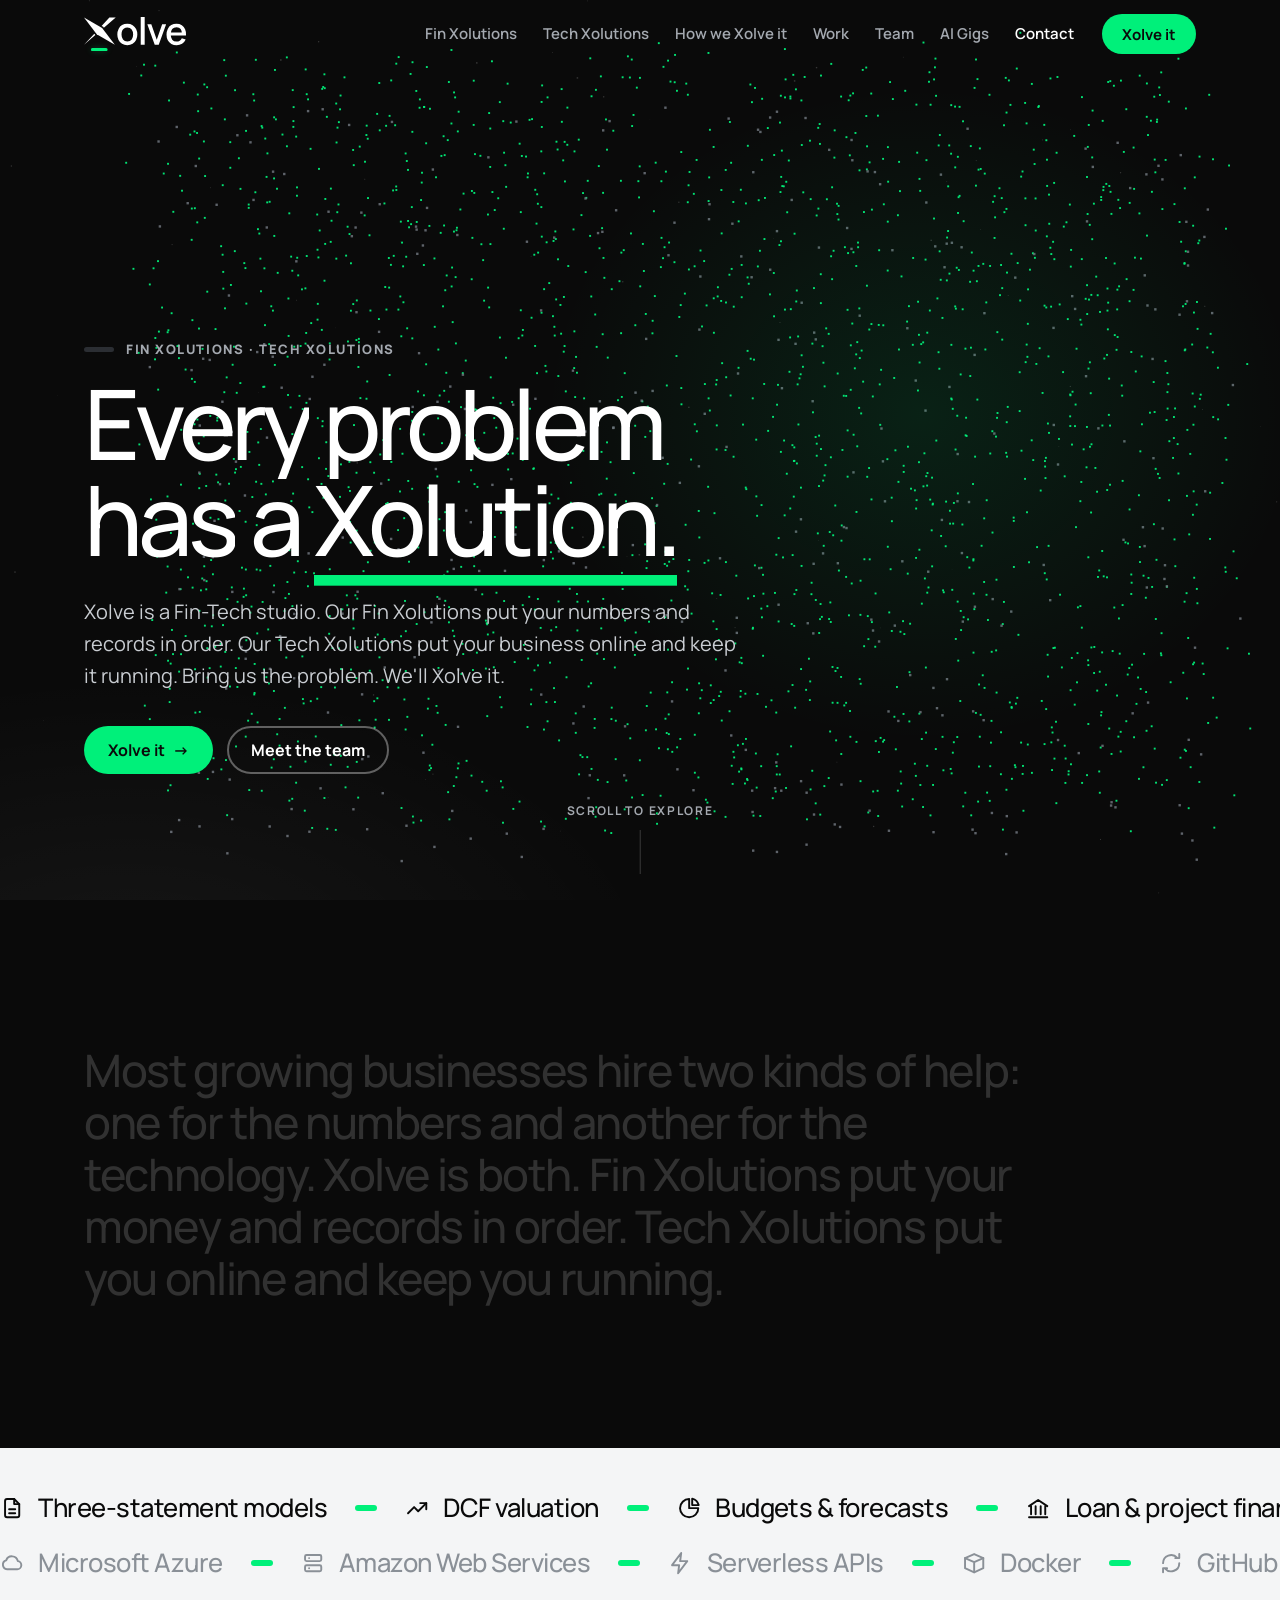
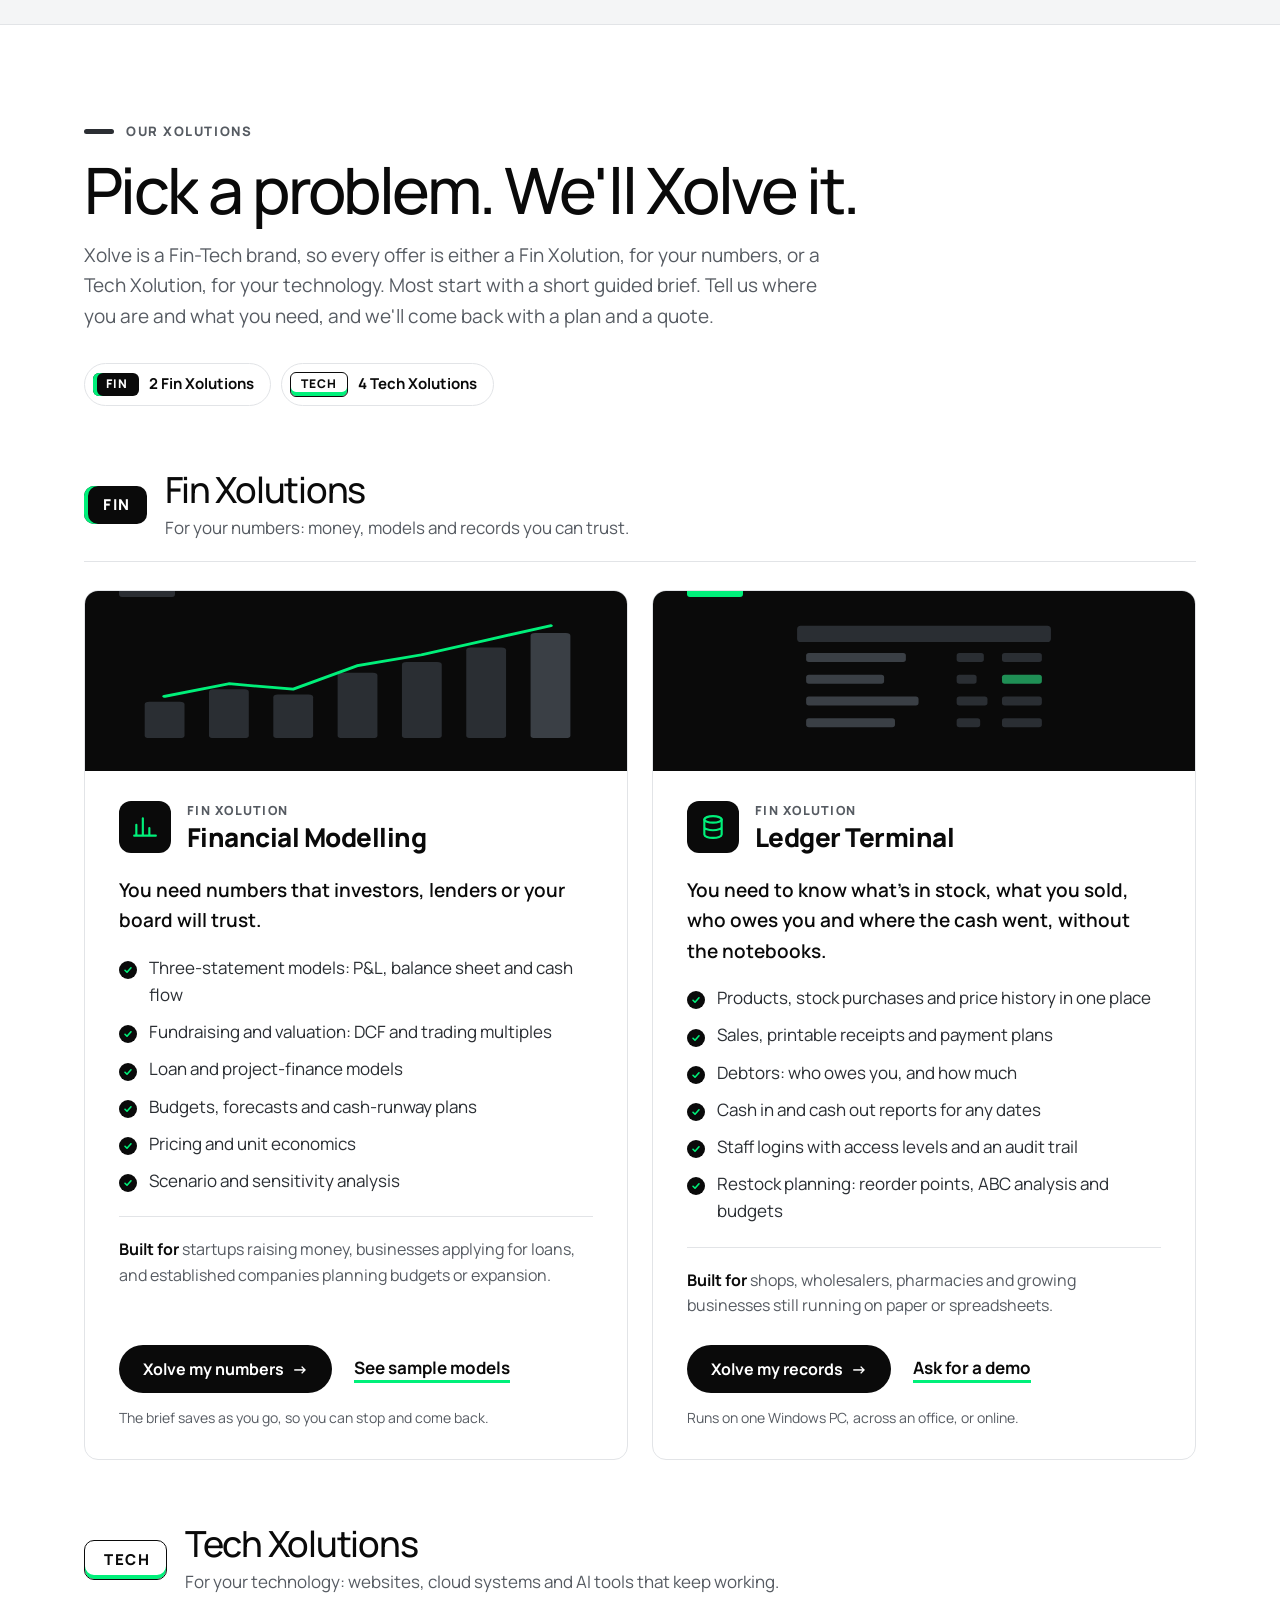
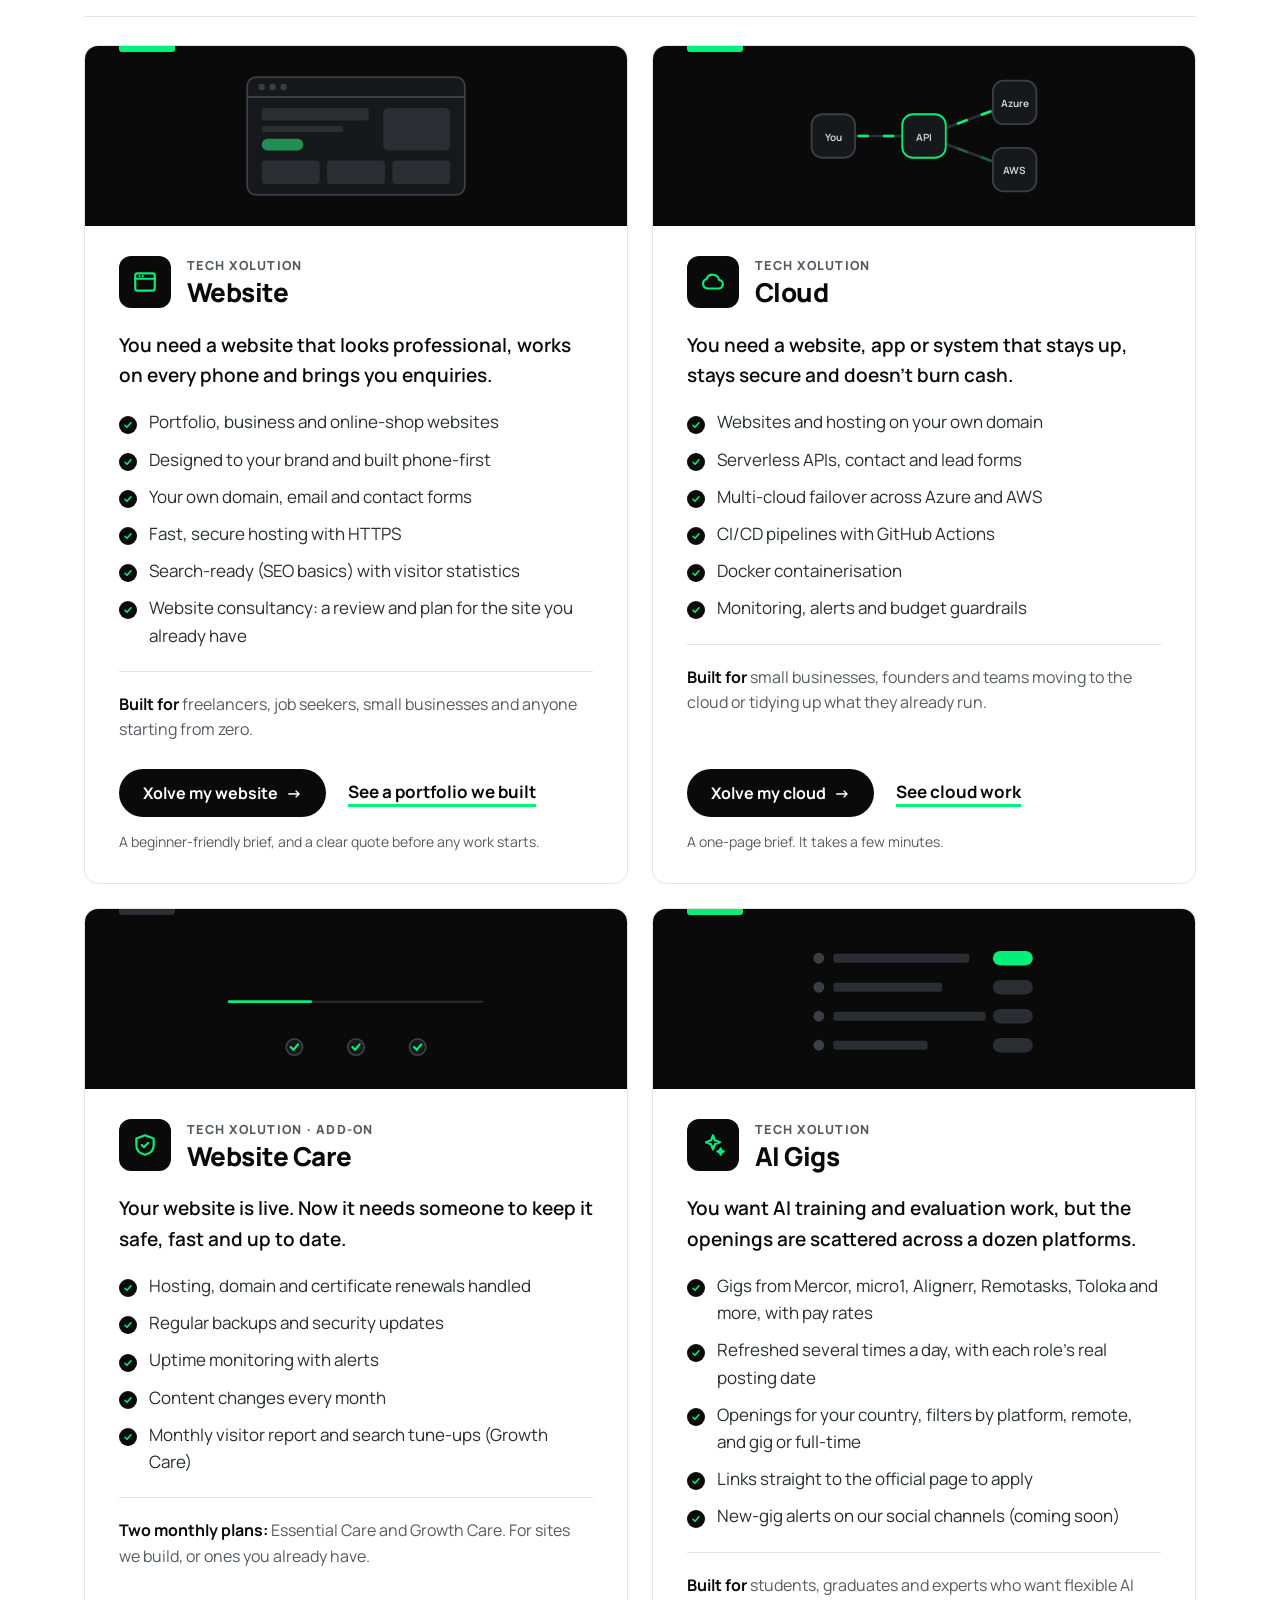
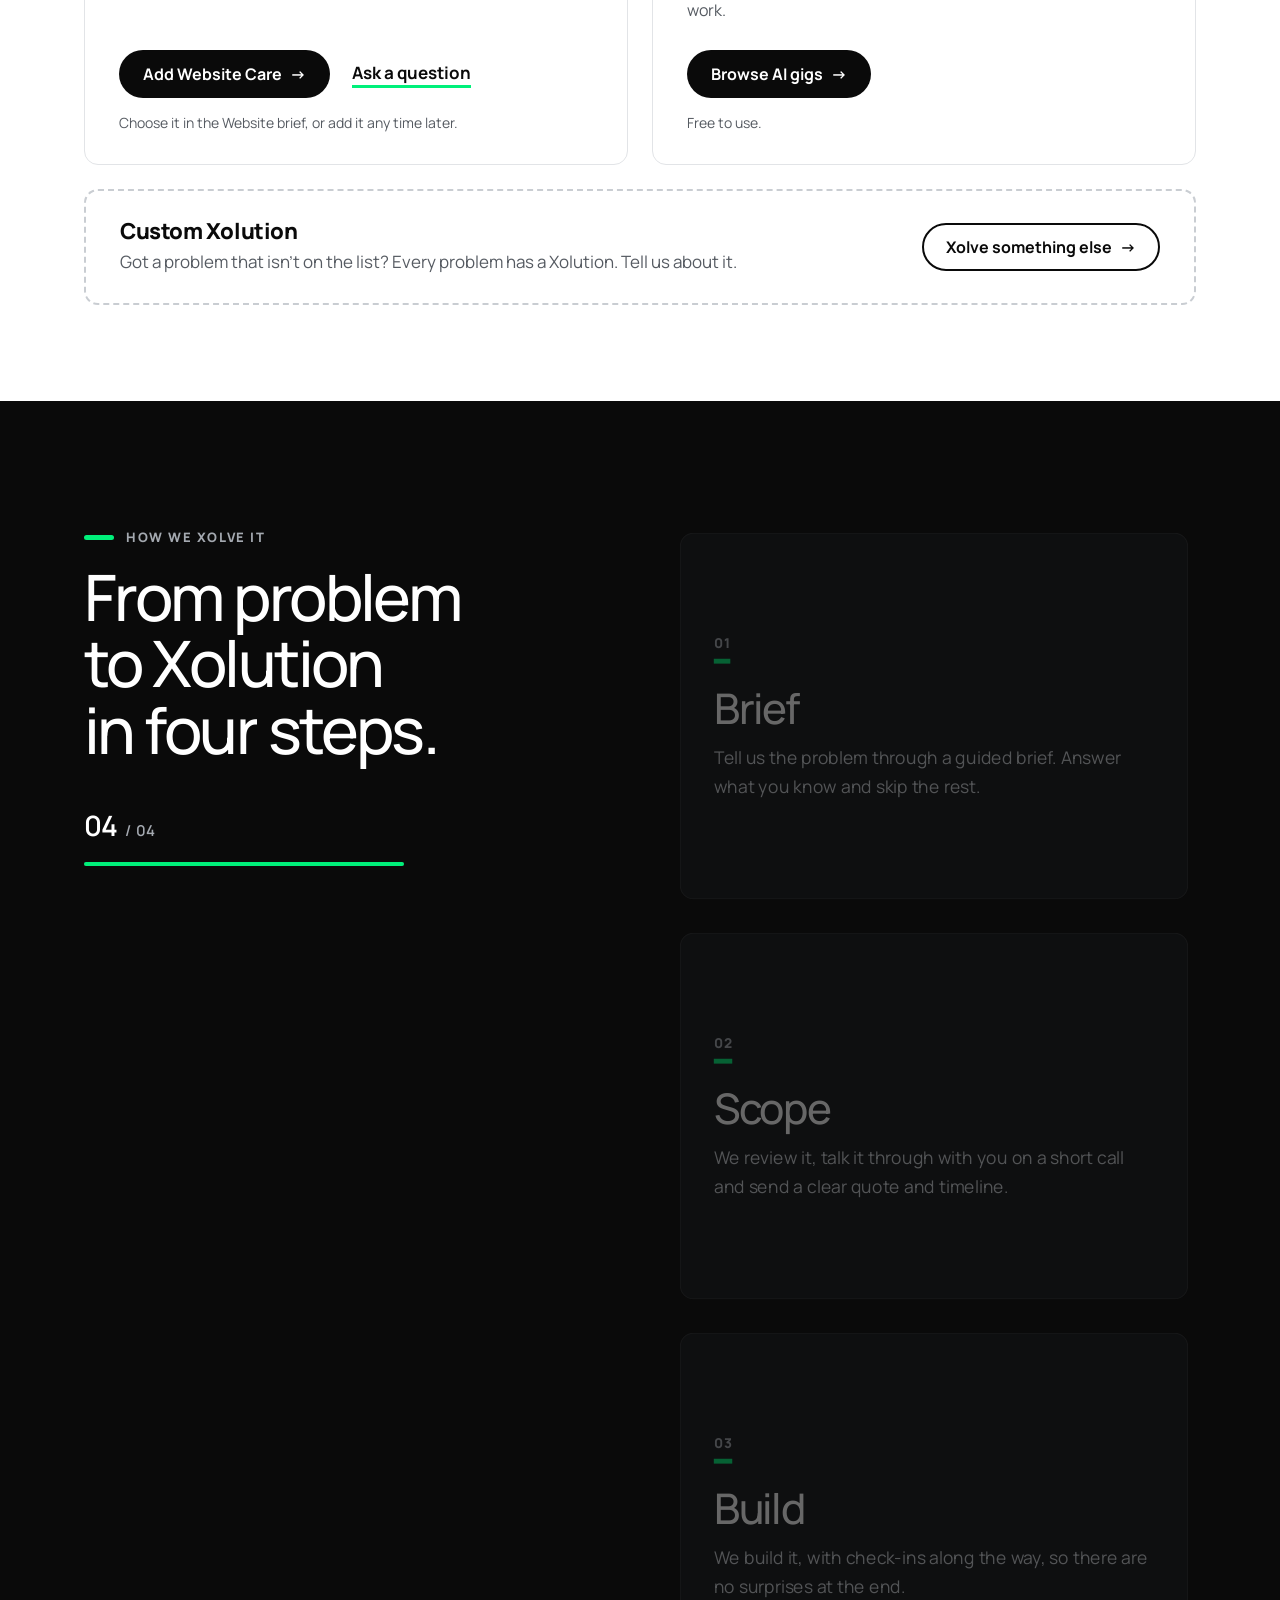
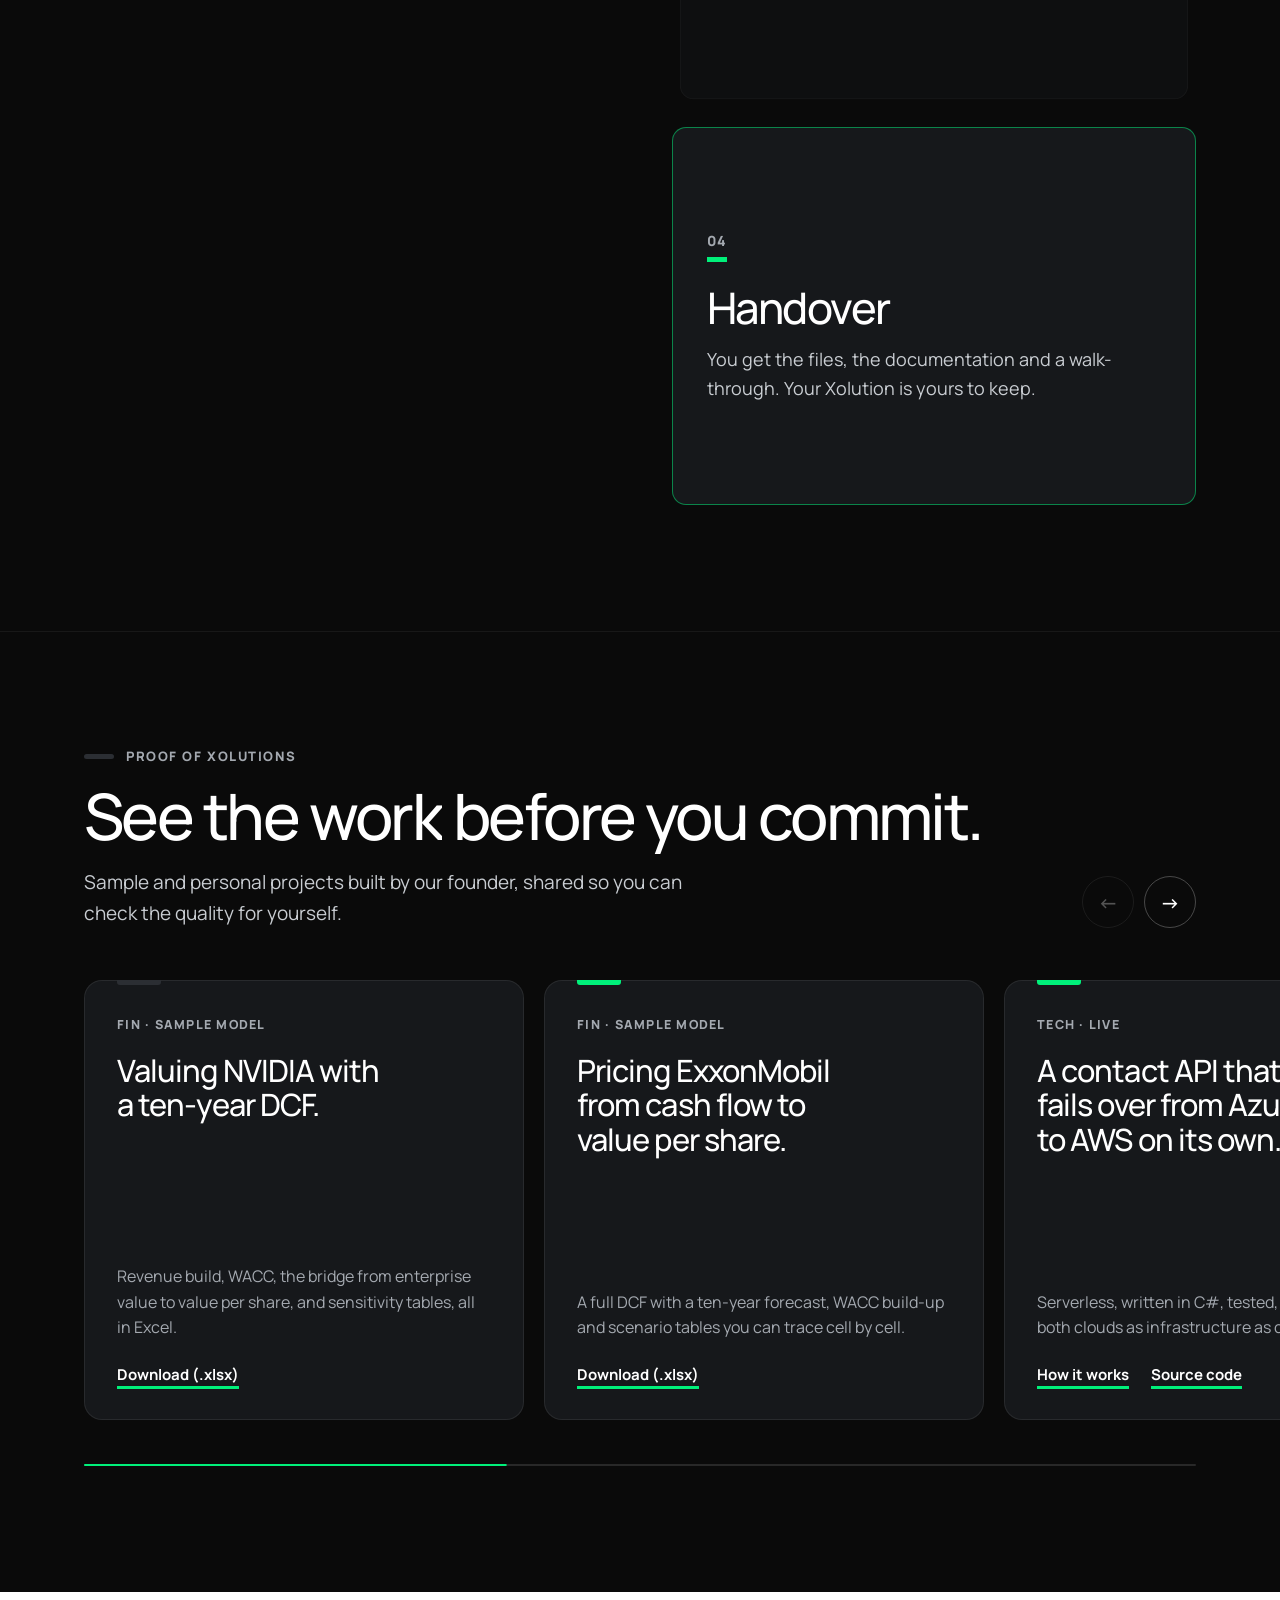
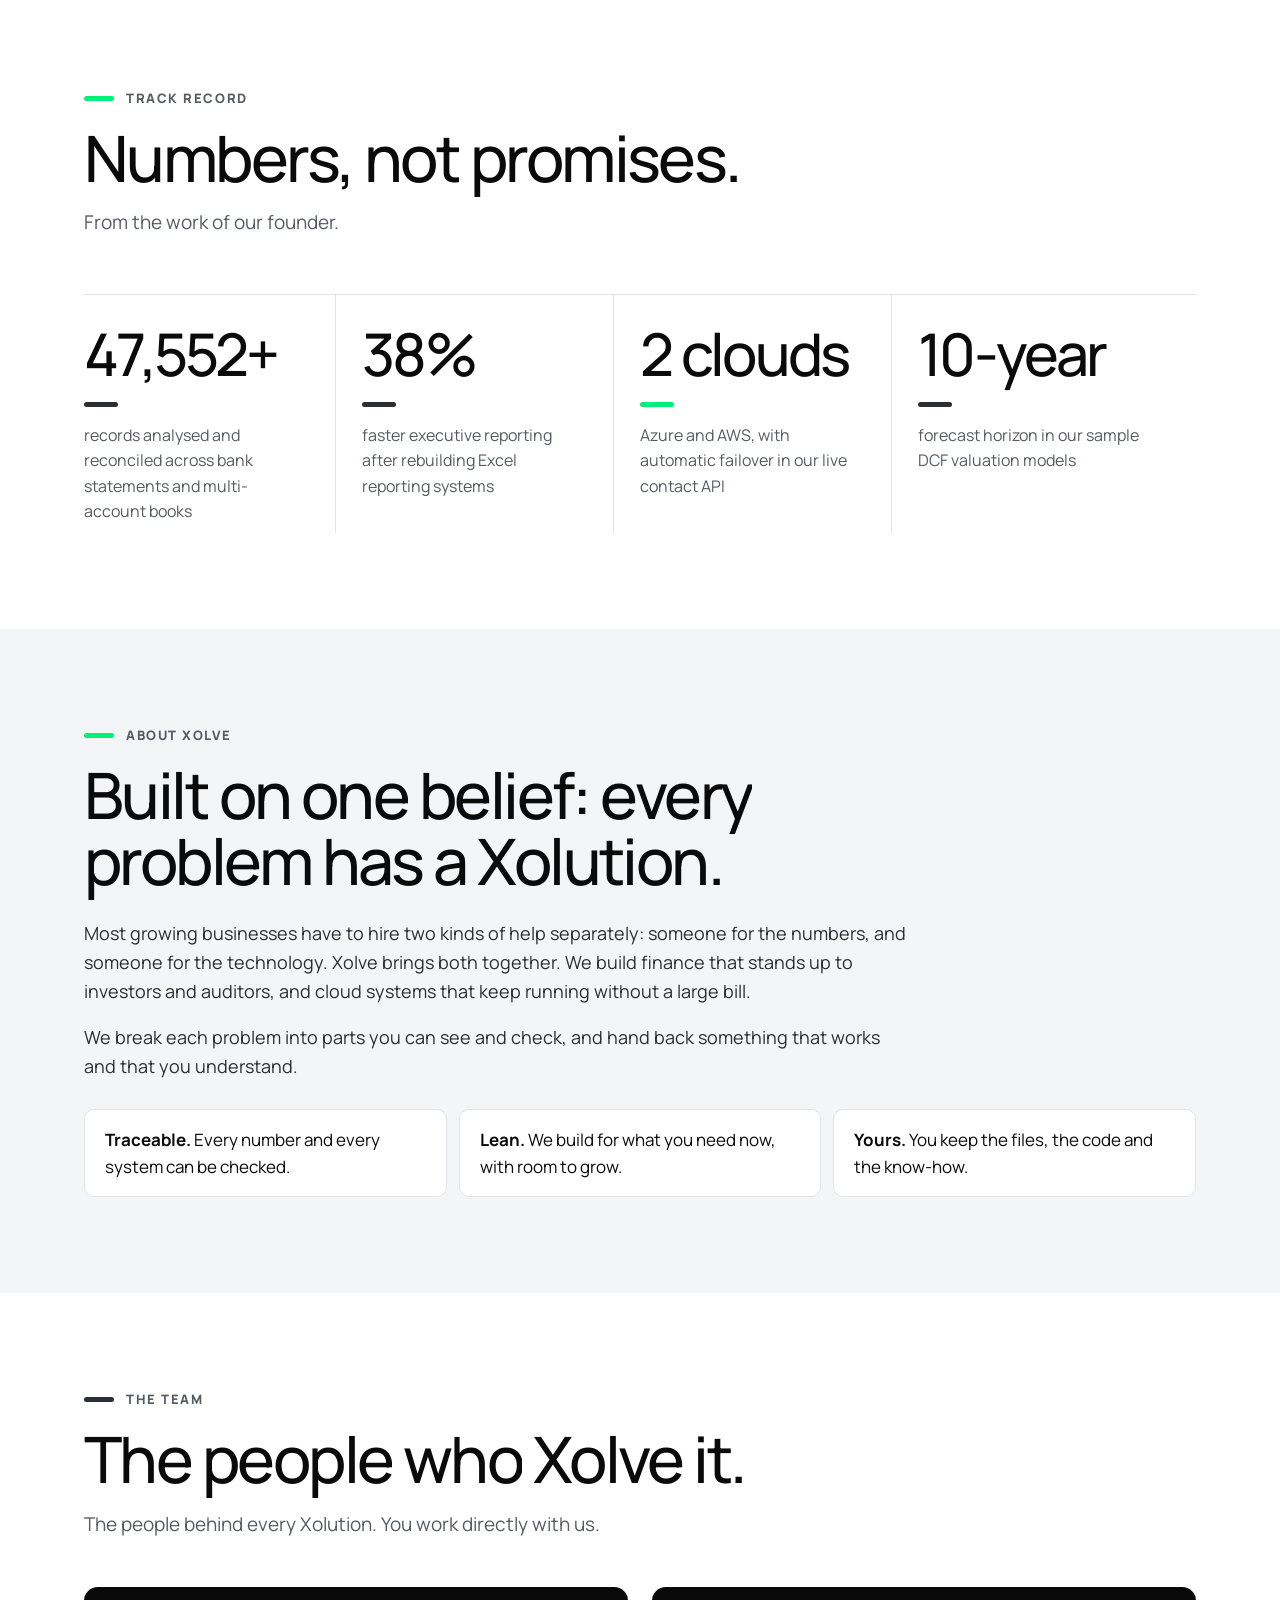
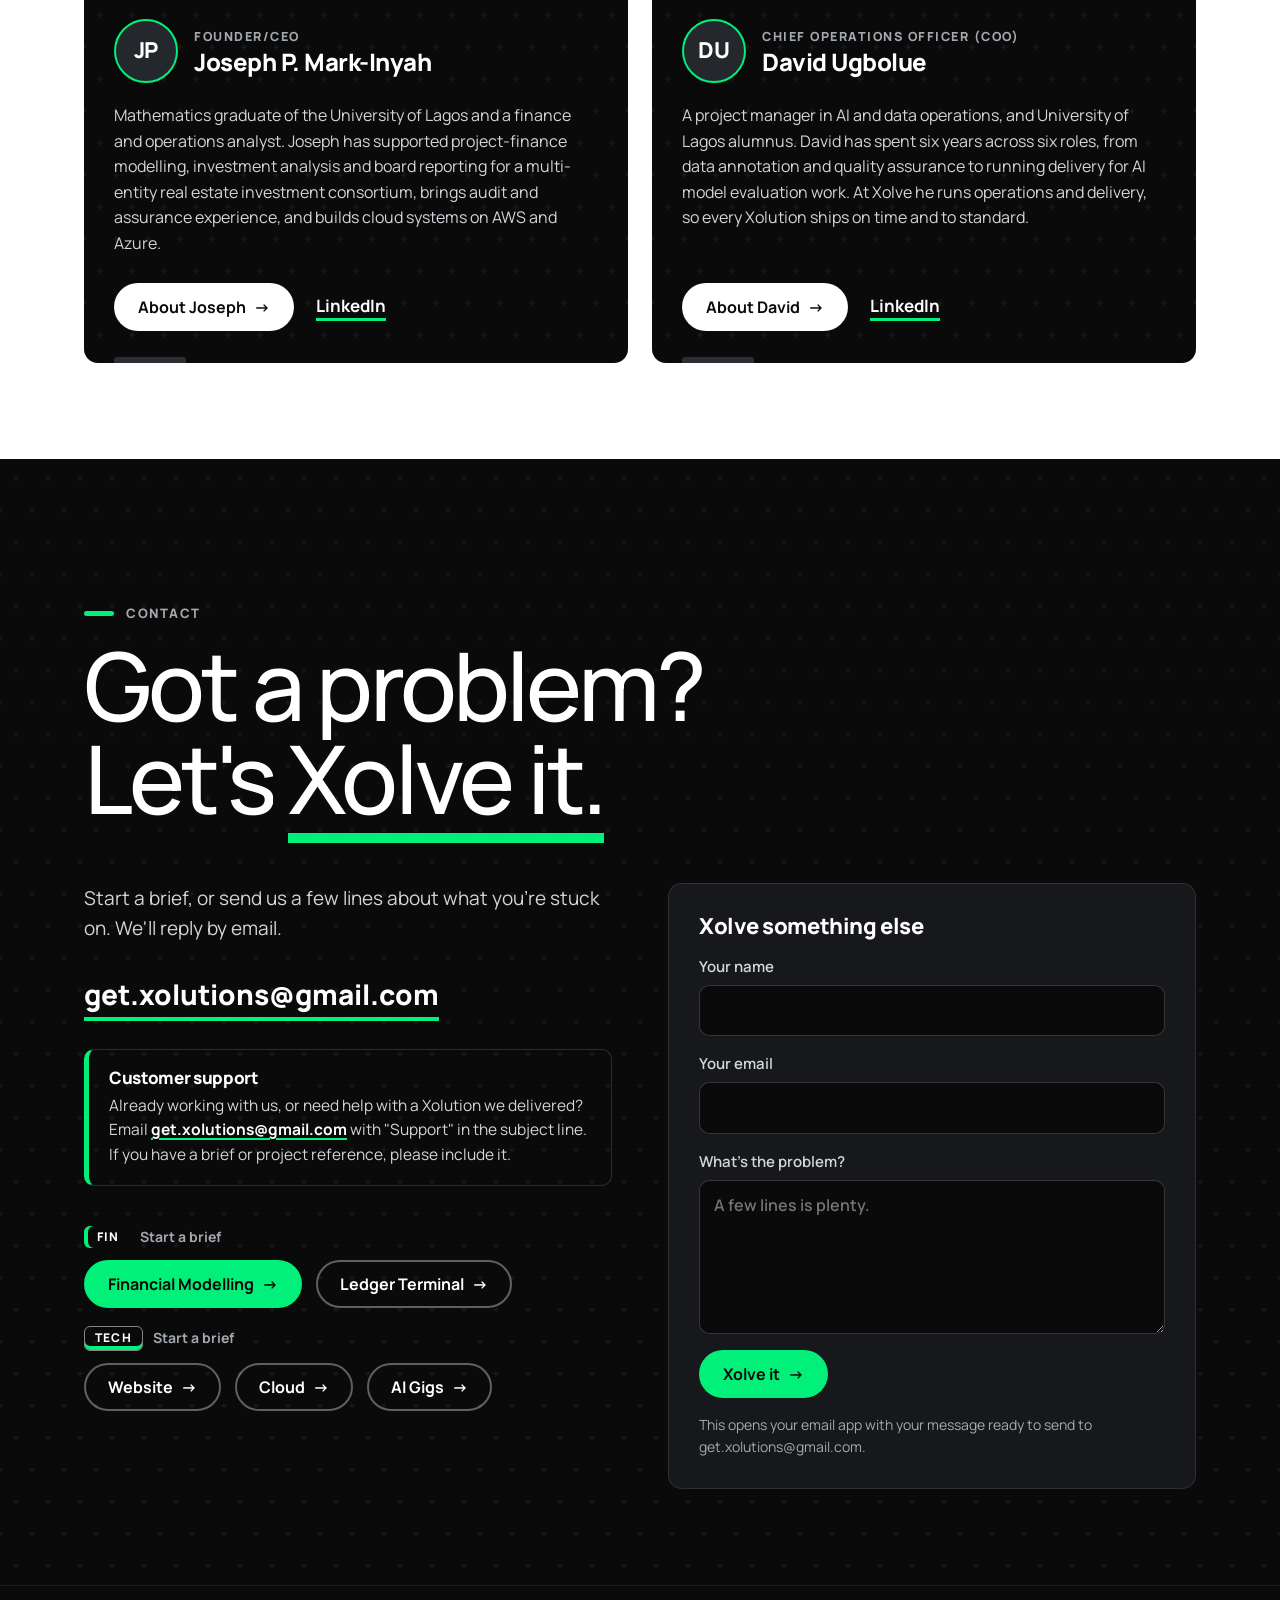
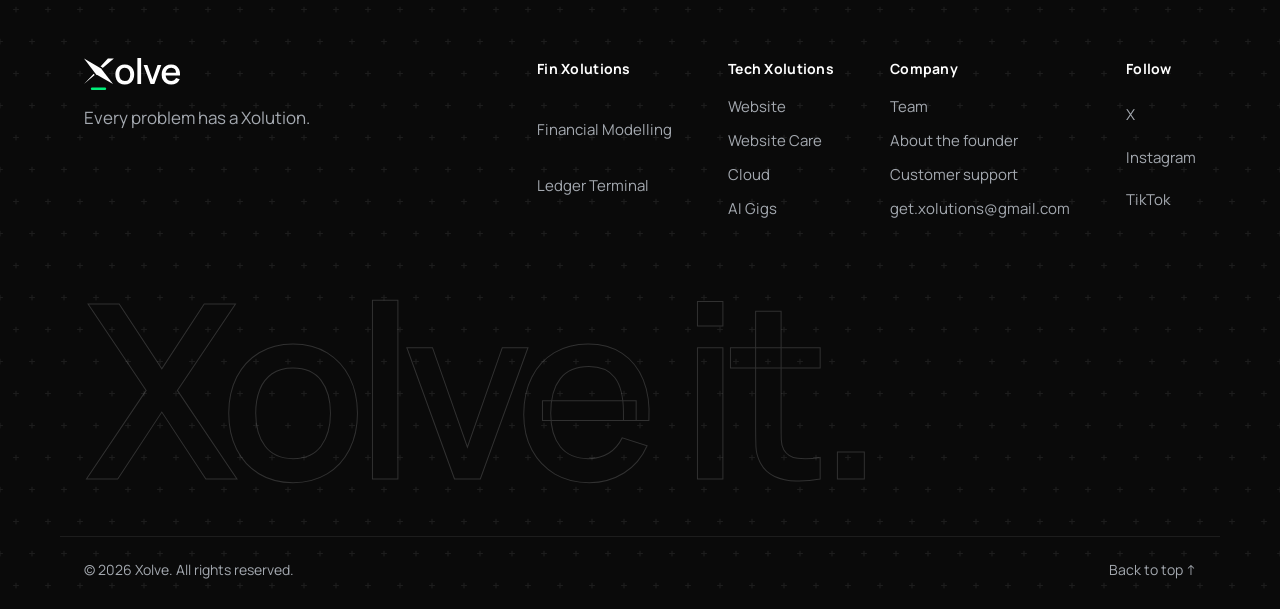
<file: index.html>
<!doctype html>
<html lang="en">
<head>
<meta charset="utf-8">
<!-- The GitHub Pages copy forwards visitors to the main Cloudflare address (some mobile carriers block GitHub Pages). -->
<script>if (location.hostname === "xolve-it.github.io") location.replace("https://xolve-it.pages.dev" + location.pathname + location.search + location.hash);</script>
<meta name="viewport" content="width=device-width, initial-scale=1">
<title>Xolve — Every problem has a Xolution</title>
<meta name="description" content="Xolve is a Fin-Tech studio. Fin Xolutions: financial models and ledger terminals. Tech Xolutions: websites, website care, cloud systems and AI gigs. Every problem has a Xolution.">

<!-- Favicons (from the Xolve logo kit) -->
<link rel="icon" href="/favicon.ico?v=4" sizes="48x48">
<link rel="icon" href="/favicon.svg?v=4" type="image/svg+xml">
<link rel="apple-touch-icon" href="/apple-touch-icon.png">
<link rel="manifest" href="/site.webmanifest">
<meta name="theme-color" content="#0A0A0A">

<!-- Social sharing preview -->
<meta property="og:type" content="website">
<meta property="og:title" content="Xolve — Every problem has a Xolution">
<meta property="og:description" content="Fin Xolutions and Tech Xolutions for founders and growing businesses.">
<meta property="og:url" content="https://xolve-it.pages.dev/">
<meta property="og:image" content="https://xolve-it.pages.dev/og-image-1200x630.png">
<meta property="og:image:width" content="1200">
<meta property="og:image:height" content="630">
<meta name="twitter:card" content="summary_large_image">

<link rel="preconnect" href="https://fonts.googleapis.com">
<link rel="preconnect" href="https://fonts.gstatic.com" crossorigin>
<link href="https://fonts.googleapis.com/css2?family=Manrope:wght@300;400;500;600;700;800&display=swap" rel="stylesheet">
<link rel="stylesheet" href="/css/style.css">
<link rel="stylesheet" href="/css/home.css?v=6">
<link rel="stylesheet" href="/css/bulb.css?v=2">
<!-- Intro: the logo "switches on" once per visit (skipped with reduced motion). The class is set here so nothing flashes first. -->
<script>
(function () {
  /* Intro timing lives here (not in a separate file) so the intro always clears, even if a script fails to load.
     intro-on   = the intro screen is showing
     intro-wait = the hero waits; when it's removed, "xolve:lit" fires and the hero starts */
  var d = document.documentElement, seen = false;
  try { seen = !!sessionStorage.getItem("xolveIntro"); sessionStorage.setItem("xolveIntro", "1"); } catch (e) {}
  if (seen || (window.matchMedia && matchMedia("(prefers-reduced-motion: reduce)").matches)) return;
  d.classList.add("intro-on", "intro-wait");
  var lit = false, done = false;
  function light() { if (lit) return; lit = true; d.classList.remove("intro-wait"); try { window.dispatchEvent(new Event("xolve:lit")); } catch (e) {} }
  function end() { if (done) return; done = true; light(); d.classList.remove("intro-on"); }
  window.xolveSkipIntro = function () { var el = document.getElementById("intro"); if (el) el.classList.add("is-skip"); light(); setTimeout(end, 350); };
  setTimeout(light, 2750);
  setTimeout(end, 3300);
})();
</script>
</head>
<body class="home">
<!-- ================= INTRO: the Xolve mark assembles and its green bar flickers on like a light ================= -->
<div class="intro" id="intro" aria-hidden="true">
  <svg class="intro__mark xlv" viewBox="10 6 82 86">
    <defs>
      <mask id="xlv-cut" maskUnits="userSpaceOnUse" x="-80" y="-80" width="260" height="260"><rect x="-80" y="-80" width="260" height="260" fill="#fff"/><polygon class="xlv-cut" points="16,12 55.95,35.25 84,72 44.05,48.75" fill="#000" stroke="#000" stroke-width="7" stroke-linejoin="miter"/></mask>
      <filter id="xlv-blur" x="-50%" y="-200%" width="200%" height="500%"><feGaussianBlur stdDeviation="2.6"/></filter>
    </defs>
    <g class="xlv-blade"><polygon points="72,12 86,12 16,72" fill="#FFFFFF" mask="url(#xlv-cut)"/></g>
    <g class="xlv-nd"><polygon points="16,12 55.95,35.25 84,72 44.05,48.75" fill="#FFFFFF"/></g>
    <rect class="xlv-glow" x="32" y="80" width="36" height="6" rx="3" fill="#00F07A" filter="url(#xlv-blur)"/>
    <rect class="xlv-bar" x="32" y="80" width="36" height="6" rx="3" fill="#00F07A"/>
  </svg>
  <p class="intro__motto">Every problem has a Xolution.</p>
</div>
<a class="skip" href="#main">Skip to content</a>

<!-- ================= HEADER (transparent over the hero, solid once you scroll) ================= -->
<header class="top" id="top">
  <span class="top__progress" aria-hidden="true"></span>
  <div class="wrap top__inner">
    <a class="top__logo" href="/" aria-label="Xolve home">
      <img src="/assets/brand/xolve-wordmark-reversed.svg" alt="Xolve" width="120" height="40">
    </a>
    <nav class="top__nav" id="nav" aria-label="Main">
      <a href="#fin">Fin Xolutions</a>
      <a href="#tech">Tech Xolutions</a>
      <a href="#process">How we Xolve it</a>
      <a href="#work">Work</a>
      <a href="#team">Team</a>
      <a href="/gigs/">AI Gigs</a>
      <a href="#contact">Contact</a>
    </nav>
    <a class="btn btn--neon btn--sm top__cta" href="#xolutions">Xolve it</a>
    <button class="top__menu" type="button" aria-controls="nav" aria-expanded="false" aria-label="Open menu">
      <span></span><span></span>
    </button>
  </div>
</header>

<main id="main">

<!-- ================= HERO: particles that assemble into the Xolve mark (js/xhero.js) ================= -->
<section class="hx" aria-labelledby="hx-title">
  <canvas class="hx__canvas" id="hxCanvas" aria-hidden="true"></canvas>
  <div class="hx__glow" aria-hidden="true"></div>
  <div class="wrap hx__inner">
    <p class="kicker kicker--dark hx__kicker">Fin Xolutions · Tech Xolutions</p>
    <h1 class="hx__title" id="hx-title" data-split>Every problem has a <span class="hl">Xolution.</span></h1>
    <p class="hx__lead">Xolve is a Fin-Tech studio. Our Fin Xolutions put your numbers and records in order. Our Tech Xolutions put your business online and keep it running. Bring us the problem. We'll Xolve it.</p>
    <div class="hx__ctas">
      <a class="btn btn--neon" href="#xolutions">Xolve it <span aria-hidden="true">→</span></a>
      <a class="btn btn--ghost" href="#team">Meet the team</a>
    </div>
  </div>
  <a class="hx__scroll" href="#statement"><span>Scroll to explore</span><i aria-hidden="true"></i></a>
</section>

<!-- ================= STATEMENT: words light up as you scroll ================= -->
<section class="stmt" id="statement" aria-label="What Xolve does">
  <div class="wrap">
    <p class="stmt__text" data-scrub>Most growing businesses hire two kinds of help: one for the numbers and another for the technology. Xolve is both. Fin Xolutions put your money and records in order. Tech Xolutions put you online and keep you running.</p>
  </div>
</section>

<!-- ================= TICKER: what we build ================= -->
<section class="tick" aria-label="What we build">
  <div class="tick__row" data-dir="left">
    <ul class="tick__track">
      
      <li><span class="tick__ic" aria-hidden="true"><svg viewBox="0 0 24 24"><path d="M14 3H7a2 2 0 0 0-2 2v14a2 2 0 0 0 2 2h10a2 2 0 0 0 2-2V8z"/><path d="M14 3v5h5M9 13h6M9 17h6"/></svg></span>Three-statement models</li>
      <li><span class="tick__ic" aria-hidden="true"><svg viewBox="0 0 24 24"><path d="M3 17l6-6 4 4 8-8"/><path d="M15 7h6v6"/></svg></span>DCF valuation</li>
      <li><span class="tick__ic" aria-hidden="true"><svg viewBox="0 0 24 24"><path d="M12 3a9 9 0 1 0 9 9h-9z"/><path d="M15 2.6A9 9 0 0 1 21.4 9H15z"/></svg></span>Budgets &amp; forecasts</li>
      <li><span class="tick__ic" aria-hidden="true"><svg viewBox="0 0 24 24"><path d="M3 10l9-6 9 6M5 10v8M9.5 10v8M14.5 10v8M19 10v8M3 21h18"/></svg></span>Loan &amp; project finance</li>
      <li><span class="tick__ic" aria-hidden="true"><svg viewBox="0 0 24 24"><path d="M3 12V4h8l10 10-8 8z"/><circle cx="7.5" cy="8" r="1.2"/></svg></span>Unit economics</li>
      <li><span class="tick__ic" aria-hidden="true"><svg viewBox="0 0 24 24"><circle cx="6" cy="18" r="2.5"/><circle cx="18" cy="6" r="2.5"/><circle cx="18" cy="18" r="2.5"/><path d="M6 15.5V9a3 3 0 0 1 3-3h6.5M8.5 18h7"/></svg></span>Scenario analysis</li>
      <li><span class="tick__ic" aria-hidden="true"><svg viewBox="0 0 24 24"><circle cx="12" cy="13" r="8"/><path d="M12 9v4l3 2M9 2h6"/></svg></span>Cash-runway plans</li>
      <li><span class="tick__ic" aria-hidden="true"><svg viewBox="0 0 24 24"><path d="M3 4h18M4 4v11h16V4M12 15v4M8 21l4-2 4 2"/><path d="M8 11l3-3 2 2 3-3"/></svg></span>Board reporting</li>
      <li><span class="tick__ic" aria-hidden="true"><svg viewBox="0 0 24 24"><ellipse cx="12" cy="5" rx="8" ry="3"/><path d="M4 5v14c0 1.7 3.6 3 8 3s8-1.3 8-3V5M4 12c0 1.7 3.6 3 8 3s8-1.3 8-3"/></svg></span>Ledger terminals</li>

    </ul>
  </div>
  <div class="tick__row" data-dir="right">
    <ul class="tick__track">
      
      <li><span class="tick__ic" aria-hidden="true"><svg viewBox="0 0 24 24"><path d="M7 18h10a4 4 0 0 0 .6-7.96A6 6 0 0 0 6.1 9.2 4.5 4.5 0 0 0 7 18Z"/></svg></span>Microsoft Azure</li>
      <li><span class="tick__ic" aria-hidden="true"><svg viewBox="0 0 24 24"><rect x="4" y="4" width="16" height="6" rx="1.5"/><rect x="4" y="14" width="16" height="6" rx="1.5"/><path d="M8 7h.01M8 17h.01"/></svg></span>Amazon Web Services</li>
      <li><span class="tick__ic" aria-hidden="true"><svg viewBox="0 0 24 24"><path d="M13 2L4 14h7l-1 8 9-12h-7z"/></svg></span>Serverless APIs</li>
      <li><span class="tick__ic" aria-hidden="true"><svg viewBox="0 0 24 24"><path d="M3 7l9-4 9 4v10l-9 4-9-4z"/><path d="M3 7l9 4 9-4M12 11v10"/></svg></span>Docker</li>
      <li><span class="tick__ic" aria-hidden="true"><svg viewBox="0 0 24 24"><path d="M4 12a8 8 0 0 1 14-5.3M20 3v4h-4M20 12a8 8 0 0 1-14 5.3M4 21v-4h4"/></svg></span>GitHub Actions CI/CD</li>
      <li><span class="tick__ic" aria-hidden="true"><svg viewBox="0 0 24 24"><path d="M16 3h5v5M4 20L21 3M21 16v5h-5M15 15l6 6M4 4l5 5"/></svg></span>Multi-cloud failover</li>
      <li><span class="tick__ic" aria-hidden="true"><svg viewBox="0 0 24 24"><path d="M6 8a6 6 0 0 1 12 0c0 7 3 9 3 9H3s3-2 3-9"/><path d="M10.3 21a1.94 1.94 0 0 0 3.4 0"/></svg></span>Monitoring &amp; alerts</li>
      <li><span class="tick__ic" aria-hidden="true"><svg viewBox="0 0 24 24"><path d="M12 3l8 3v6c0 5-3.5 8-8 9-4.5-1-8-4-8-9V6z"/><path d="M9 12l2 2 4-4"/></svg></span>Cost guardrails</li>
      <li><span class="tick__ic" aria-hidden="true"><svg viewBox="0 0 24 24"><rect x="3" y="4" width="18" height="16" rx="2"/><path d="M3 9h18M7 6.5h.01M10 6.5h.01"/></svg></span>Websites</li>
      <li><span class="tick__ic" aria-hidden="true"><svg viewBox="0 0 24 24"><path d="M12 3l1.8 4.7L18.5 9.5l-4.7 1.8L12 16l-1.8-4.7L5.5 9.5l4.7-1.8z"/><path d="M19 15l.8 2.2L22 18l-2.2.8L19 21l-.8-2.2L16 18l2.2-.8z"/></svg></span>AI gigs board</li>

    </ul>
  </div>
</section>

<!-- ================= XOLUTIONS ================= -->
<section class="section" id="xolutions">
  <div class="wrap">
    <div class="sec-head">
      <p class="kicker">Our Xolutions</p>
      <h2 data-split>Pick a problem. We'll Xolve it.</h2>
      <p class="section__lead">Xolve is a Fin-Tech brand, so every offer is either a Fin Xolution, for your numbers, or a Tech Xolution, for your technology. Most start with a short guided brief. Tell us where you are and what you need, and we'll come back with a plan and a quote.</p>
    </div>

    <nav class="xjump" aria-label="Xolution types">
      <a href="#fin"><span class="xbadge xbadge--fin">Fin</span> 2 Fin Xolutions</a>
      <a href="#tech"><span class="xbadge xbadge--tech">Tech</span> 4 Tech Xolutions</a>
    </nav>

    <!-- ===== FIN XOLUTIONS ===== -->
    <div class="xgroup" id="fin">
      <div class="xgroup__head">
        <span class="xbadge xbadge--fin xbadge--lg">Fin</span>
        <div>
          <h3>Fin Xolutions</h3>
          <p>For your numbers: money, models and records you can trust.</p>
        </div>
      </div>
    <div class="xols">
      <!-- Financial Modelling Xolution -->
      <article class="xol xol--v" id="finance" data-spot>
        <div class="xol__viz xol__viz--fin" aria-hidden="true">
          <svg viewBox="0 0 320 150" preserveAspectRatio="none">
            <g class="viz-bars">
              <rect x="22"  y="98" width="26" height="40" rx="3"/>
              <rect x="64"  y="84" width="26" height="54" rx="3"/>
              <rect x="106" y="90" width="26" height="48" rx="3"/>
              <rect x="148" y="66" width="26" height="72" rx="3"/>
              <rect x="190" y="54" width="26" height="84" rx="3"/>
              <rect x="232" y="38" width="26" height="100" rx="3"/>
              <rect x="274" y="22" width="26" height="116" rx="3"/>
            </g>
            <path class="viz-line" d="M35 92 L77 78 L119 84 L161 58 L203 46 L245 30 L287 14"/>
          </svg>
        </div>
        <div class="xol__body">
          <div class="xol__head">
            <span class="xol__icon" aria-hidden="true">
              <svg viewBox="0 0 24 24"><path d="M4 20V10M10 20V4M16 20v-7M22 20H2"/></svg>
            </span>
            <div>
              <p class="xol__tag">Fin Xolution</p>
              <h3>Financial Modelling</h3>
            </div>
          </div>
          <p class="xol__problem">You need numbers that investors, lenders or your board will trust.</p>
          <ul class="ticks">
            <li>Three-statement models: P&amp;L, balance sheet and cash flow</li>
            <li>Fundraising and valuation: DCF and trading multiples</li>
            <li>Loan and project-finance models</li>
            <li>Budgets, forecasts and cash-runway plans</li>
            <li>Pricing and unit economics</li>
            <li>Scenario and sensitivity analysis</li>
          </ul>
          <p class="xol__who"><b>Built for</b> startups raising money, businesses applying for loans, and established companies planning budgets or expansion.</p>
          <div class="xol__ctas">
            <a class="btn btn--ink" href="/start/finance/">Xolve my numbers <span aria-hidden="true">→</span></a>
            <a class="link" href="https://jaegarp.pages.dev/#lab" target="_blank" rel="noopener">See sample models</a>
          </div>
          <p class="xol__note">The brief saves as you go, so you can stop and come back.</p>
        </div>
      </article>

      <!-- Ledger Terminal Xolution -->
      <article class="xol xol--v" id="ledger" data-spot>
        <div class="xol__viz xol__viz--ledger" aria-hidden="true">
          <svg viewBox="0 0 320 150">
            <rect class="lg-head" x="20" y="14" width="280" height="18" rx="4"/>
            <g class="lg-rows">
              <g><rect class="lg-name" x="30" y="44" width="110" height="10" rx="3"/><rect class="lg-qty" x="196" y="44" width="30" height="10" rx="3"/><rect class="lg-amt" x="246" y="44" width="44" height="10" rx="3"/></g>
              <g><rect class="lg-name" x="30" y="68" width="86" height="10" rx="3"/><rect class="lg-qty" x="196" y="68" width="22" height="10" rx="3"/><rect class="lg-amt lg-amt--hot" x="246" y="68" width="44" height="10" rx="3"/></g>
              <g><rect class="lg-name" x="30" y="92" width="124" height="10" rx="3"/><rect class="lg-qty" x="196" y="92" width="34" height="10" rx="3"/><rect class="lg-amt" x="246" y="92" width="44" height="10" rx="3"/></g>
              <g><rect class="lg-name" x="30" y="116" width="98" height="10" rx="3"/><rect class="lg-qty" x="196" y="116" width="26" height="10" rx="3"/><rect class="lg-amt" x="246" y="116" width="44" height="10" rx="3"/></g>
            </g>
          </svg>
        </div>
        <div class="xol__body">
          <div class="xol__head">
            <span class="xol__icon" aria-hidden="true">
              <svg viewBox="0 0 24 24"><ellipse cx="12" cy="5" rx="8" ry="3"/><path d="M4 5v14c0 1.7 3.6 3 8 3s8-1.3 8-3V5M4 12c0 1.7 3.6 3 8 3s8-1.3 8-3"/></svg>
            </span>
            <div>
              <p class="xol__tag">Fin Xolution</p>
              <h3>Ledger Terminal</h3>
            </div>
          </div>
          <p class="xol__problem">You need to know what's in stock, what you sold, who owes you and where the cash went, without the notebooks.</p>
          <ul class="ticks">
            <li>Products, stock purchases and price history in one place</li>
            <li>Sales, printable receipts and payment plans</li>
            <li>Debtors: who owes you, and how much</li>
            <li>Cash in and cash out reports for any dates</li>
            <li>Staff logins with access levels and an audit trail</li>
            <li>Restock planning: reorder points, ABC analysis and budgets</li>
          </ul>
          <p class="xol__who"><b>Built for</b> shops, wholesalers, pharmacies and growing businesses still running on paper or spreadsheets.</p>
          <div class="xol__ctas">
            <a class="btn btn--ink" href="/start/ledger/">Xolve my records <span aria-hidden="true">→</span></a>
            <a class="link" href="mailto:get.xolutions@gmail.com?subject=Ledger%20Terminal%20demo%20request">Ask for a demo</a>
          </div>
          <p class="xol__note">Runs on one Windows PC, across an office, or online.</p>
        </div>
      </article>
    </div>
    </div>

    <!-- ===== TECH XOLUTIONS ===== -->
    <div class="xgroup" id="tech">
      <div class="xgroup__head">
        <span class="xbadge xbadge--tech xbadge--lg">Tech</span>
        <div>
          <h3>Tech Xolutions</h3>
          <p>For your technology: websites, cloud systems and AI tools that keep working.</p>
        </div>
      </div>
    <div class="xols">
      <!-- Website Xolution -->
      <article class="xol xol--v" id="website" data-spot>
        <div class="xol__viz xol__viz--web" aria-hidden="true">
          <svg viewBox="0 0 320 150">
            <rect class="wb-frame" x="40" y="10" width="240" height="130" rx="10"/>
            <path class="wb-bar" d="M40 32 H280"/>
            <circle class="wb-dot" cx="56" cy="21" r="3.5"/><circle class="wb-dot" cx="68" cy="21" r="3.5"/><circle class="wb-dot" cx="80" cy="21" r="3.5"/>
            <g class="wb-blocks">
              <rect class="wb-b" x="56" y="44" width="118" height="14" rx="3"/>
              <rect class="wb-b" x="56" y="64" width="90" height="7" rx="3"/>
              <rect class="wb-b wb-btn" x="56" y="78" width="46" height="13" rx="6.5"/>
              <rect class="wb-b" x="190" y="44" width="74" height="47" rx="6"/>
              <rect class="wb-b" x="56" y="102" width="64" height="26" rx="4"/>
              <rect class="wb-b" x="128" y="102" width="64" height="26" rx="4"/>
              <rect class="wb-b" x="200" y="102" width="64" height="26" rx="4"/>
            </g>
          </svg>
        </div>
        <div class="xol__body">
          <div class="xol__head">
            <span class="xol__icon" aria-hidden="true">
              <svg viewBox="0 0 24 24"><rect x="3" y="4" width="18" height="16" rx="2"/><path d="M3 9h18M7 6.5h.01M10 6.5h.01"/></svg>
            </span>
            <div>
              <p class="xol__tag">Tech Xolution</p>
              <h3>Website</h3>
            </div>
          </div>
          <p class="xol__problem">You need a website that looks professional, works on every phone and brings you enquiries.</p>
          <ul class="ticks">
            <li>Portfolio, business and online-shop websites</li>
            <li>Designed to your brand and built phone-first</li>
            <li>Your own domain, email and contact forms</li>
            <li>Fast, secure hosting with HTTPS</li>
            <li>Search-ready (SEO basics) with visitor statistics</li>
            <li>Website consultancy: a review and plan for the site you already have</li>
          </ul>
          <p class="xol__who"><b>Built for</b> freelancers, job seekers, small businesses and anyone starting from zero.</p>
          <div class="xol__ctas">
            <a class="btn btn--ink" href="/start/website/">Xolve my website <span aria-hidden="true">→</span></a>
            <a class="link" href="https://jaegarp.pages.dev/" target="_blank" rel="noopener">See a portfolio we built</a>
          </div>
          <p class="xol__note">A beginner-friendly brief, and a clear quote before any work starts.</p>
        </div>
      </article>

      <!-- Cloud Xolution -->
      <article class="xol xol--v" id="cloud" data-spot>
        <div class="xol__viz xol__viz--cloud" aria-hidden="true">
          <svg viewBox="0 0 320 150" preserveAspectRatio="xMidYMid meet">
            <path class="viz-wire" d="M60 75 H160 M160 75 L260 38 M160 75 L260 112"/>
            <path class="viz-flow" d="M60 75 H160 L260 38"/>
            <path class="viz-flow viz-flow--b" d="M60 75 H160 L260 112"/>
            <rect class="viz-node" x="36" y="51" width="48" height="48" rx="12"/>
            <rect class="viz-node viz-node--hub" x="136" y="51" width="48" height="48" rx="12"/>
            <rect class="viz-node" x="236" y="14" width="48" height="48" rx="12"/>
            <rect class="viz-node" x="236" y="88" width="48" height="48" rx="12"/>
            <text x="60" y="80">You</text><text x="160" y="80">API</text><text x="260" y="43">Azure</text><text x="260" y="117">AWS</text>
          </svg>
        </div>
        <div class="xol__body">
          <div class="xol__head">
            <span class="xol__icon" aria-hidden="true">
              <svg viewBox="0 0 24 24"><path d="M7 18h10a4 4 0 0 0 .6-7.96A6 6 0 0 0 6.1 9.2 4.5 4.5 0 0 0 7 18Z"/></svg>
            </span>
            <div>
              <p class="xol__tag">Tech Xolution</p>
              <h3>Cloud</h3>
            </div>
          </div>
          <p class="xol__problem">You need a website, app or system that stays up, stays secure and doesn't burn cash.</p>
          <ul class="ticks">
            <li>Websites and hosting on your own domain</li>
            <li>Serverless APIs, contact and lead forms</li>
            <li>Multi-cloud failover across Azure and AWS</li>
            <li>CI/CD pipelines with GitHub Actions</li>
            <li>Docker containerisation</li>
            <li>Monitoring, alerts and budget guardrails</li>
          </ul>
          <p class="xol__who"><b>Built for</b> small businesses, founders and teams moving to the cloud or tidying up what they already run.</p>
          <div class="xol__ctas">
            <a class="btn btn--ink" href="/start/cloud/">Xolve my cloud <span aria-hidden="true">→</span></a>
            <a class="link" href="https://jaegarp.pages.dev/#cloud" target="_blank" rel="noopener">See cloud work</a>
          </div>
          <p class="xol__note">A one-page brief. It takes a few minutes.</p>
        </div>
      </article>

      <!-- Website Care Xolution (add-on) -->
      <article class="xol xol--v" id="website-care" data-spot>
        <div class="xol__viz xol__viz--care" aria-hidden="true">
          <svg viewBox="0 0 320 150">
            <path class="cr-base" d="M20 78 H300"/>
            <path class="cr-pulse" d="M20 78 H112 L126 50 L142 112 L158 30 L174 96 L186 78 H300"/>
            <g class="cr-checks">
              <circle cx="92" cy="128" r="9"/><path d="M88 128l3 3 5-6"/>
              <circle cx="160" cy="128" r="9"/><path d="M156 128l3 3 5-6"/>
              <circle cx="228" cy="128" r="9"/><path d="M224 128l3 3 5-6"/>
            </g>
          </svg>
        </div>
        <div class="xol__body">
          <div class="xol__head">
            <span class="xol__icon" aria-hidden="true">
              <svg viewBox="0 0 24 24"><path d="M12 3l8 3v6c0 5-3.5 8-8 9-4.5-1-8-4-8-9V6z"/><path d="M9 12l2 2 4-4"/></svg>
            </span>
            <div>
              <p class="xol__tag">Tech Xolution · Add-on</p>
              <h3>Website Care</h3>
            </div>
          </div>
          <p class="xol__problem">Your website is live. Now it needs someone to keep it safe, fast and up to date.</p>
          <ul class="ticks">
            <li>Hosting, domain and certificate renewals handled</li>
            <li>Regular backups and security updates</li>
            <li>Uptime monitoring with alerts</li>
            <li>Content changes every month</li>
            <li>Monthly visitor report and search tune-ups (Growth Care)</li>
          </ul>
          <p class="xol__who"><b>Two monthly plans:</b> Essential Care and Growth Care. For sites we build, or ones you already have.</p>
          <div class="xol__ctas">
            <a class="btn btn--ink" href="/start/website/?care=Essential%20Care#care">Add Website Care <span aria-hidden="true">→</span></a>
            <a class="link" href="mailto:get.xolutions@gmail.com?subject=Website%20Care%20question">Ask a question</a>
          </div>
          <p class="xol__note">Choose it in the Website brief, or add it any time later.</p>
        </div>
      </article>

      <!-- AI Gigs Xolution -->
      <article class="xol xol--v" id="ai-gigs" data-spot>
        <div class="xol__viz xol__viz--gigs" aria-hidden="true">
          <svg viewBox="0 0 320 150">
            <g class="gg-rows">
              <g><circle cx="44" cy="30" r="6"/><rect x="60" y="25" width="150" height="10" rx="3"/><rect class="gg-new" x="236" y="22" width="44" height="16" rx="8"/></g>
              <g><circle cx="44" cy="62" r="6"/><rect x="60" y="57" width="120" height="10" rx="3"/><rect class="gg-tag" x="236" y="54" width="44" height="16" rx="8"/></g>
              <g><circle cx="44" cy="94" r="6"/><rect x="60" y="89" width="168" height="10" rx="3"/><rect class="gg-tag" x="236" y="86" width="44" height="16" rx="8"/></g>
              <g><circle cx="44" cy="126" r="6"/><rect x="60" y="121" width="104" height="10" rx="3"/><rect class="gg-tag" x="236" y="118" width="44" height="16" rx="8"/></g>
            </g>
          </svg>
        </div>
        <div class="xol__body">
          <div class="xol__head">
            <span class="xol__icon" aria-hidden="true">
              <svg viewBox="0 0 24 24"><path d="M12 3l1.8 4.7L18.5 9.5l-4.7 1.8L12 16l-1.8-4.7L5.5 9.5l4.7-1.8z"/><path d="M19 15l.8 2.2L22 18l-2.2.8L19 21l-.8-2.2L16 18l2.2-.8z"/></svg>
            </span>
            <div>
              <p class="xol__tag">Tech Xolution</p>
              <h3>AI Gigs</h3>
            </div>
          </div>
          <p class="xol__problem">You want AI training and evaluation work, but the openings are scattered across a dozen platforms.</p>
          <ul class="ticks">
            <li>Gigs from Mercor, micro1, Alignerr, Remotasks, Toloka and more, with pay rates</li>
            <li>Refreshed several times a day, with each role's real posting date</li>
            <li>Openings for your country, filters by platform, remote, and gig or full-time</li>
            <li>Links straight to the official page to apply</li>
            <li>New-gig alerts on our social channels (coming soon)</li>
          </ul>
          <p class="xol__who"><b>Built for</b> students, graduates and experts who want flexible AI work.</p>
          <div class="xol__ctas">
            <a class="btn btn--ink" href="/gigs/">Browse AI gigs <span aria-hidden="true">→</span></a>
          </div>
          <p class="xol__note">Free to use.</p>
        </div>
      </article>
    </div>
    </div>

    <!-- Custom Xolution -->
    <div class="xol-custom" data-spot>
      <div>
        <h3>Custom Xolution</h3>
        <p>Got a problem that isn't on the list? Every problem has a Xolution. Tell us about it.</p>
      </div>
      <a class="btn btn--outline" href="#contact">Xolve something else <span aria-hidden="true">→</span></a>
    </div>
  </div>
</section>

<!-- ================= PROCESS: the left side stays put while the steps scroll past ================= -->
<section class="proc" id="process">
  <div class="wrap proc__grid">
    <div class="proc__side">
      <p class="kicker kicker--dark">How we Xolve it</p>
      <h2 data-split>From problem to Xolution in four steps.</h2>
      <div class="proc__meter" aria-hidden="true">
        <span class="proc__count"><b id="procNow">01</b> / 04</span>
        <span class="proc__bar"><i id="procBar"></i></span>
      </div>
    </div>
    <ol class="proc__steps">
      <li class="pstep" data-step="1">
        <span class="pstep__n">01</span>
        <h3>Brief</h3>
        <p>Tell us the problem through a guided brief. Answer what you know and skip the rest.</p>
      </li>
      <li class="pstep" data-step="2">
        <span class="pstep__n">02</span>
        <h3>Scope</h3>
        <p>We review it, talk it through with you on a short call and send a clear quote and timeline.</p>
      </li>
      <li class="pstep" data-step="3">
        <span class="pstep__n">03</span>
        <h3>Build</h3>
        <p>We build it, with check-ins along the way, so there are no surprises at the end.</p>
      </li>
      <li class="pstep" data-step="4">
        <span class="pstep__n">04</span>
        <h3>Handover</h3>
        <p>You get the files, the documentation and a walk-through. Your Xolution is yours to keep.</p>
      </li>
    </ol>
  </div>
</section>

<!-- ================= WORK: drag, swipe or use the arrows ================= -->
<section class="show" id="work">
  <div class="wrap show__head">
    <div>
      <p class="kicker kicker--dark">Proof of Xolutions</p>
      <h2 data-split>See the work before you commit.</h2>
      <p class="show__lead">Sample and personal projects built by our founder, shared so you can check the quality for yourself.</p>
    </div>
    <div class="show__ctrl">
      <button class="show__btn" type="button" id="showPrev" aria-label="Previous project">←</button>
      <button class="show__btn" type="button" id="showNext" aria-label="Next project">→</button>
    </div>
  </div>
  <div class="show__track" id="showTrack" tabindex="0" aria-label="Projects. Scroll sideways to see more.">
    <article class="scard" data-spot>
      <p class="scard__tag">Fin · Sample model</p>
      <h3 class="scard__title">Valuing NVIDIA with a ten-year DCF.</h3>
      <p class="scard__text">Revenue build, WACC, the bridge from enterprise value to value per share, and sensitivity tables, all in Excel.</p>
      <div class="scard__links">
        <a class="link link--dark" href="https://jaegarp.pages.dev/assets/models/NVIDIA_DCF_model.xlsx" download target="_blank" rel="noopener">Download (.xlsx)</a>
      </div>
    </article>
    <article class="scard" data-spot>
      <p class="scard__tag">Fin · Sample model</p>
      <h3 class="scard__title">Pricing ExxonMobil from cash flow to value per share.</h3>
      <p class="scard__text">A full DCF with a ten-year forecast, WACC build-up and scenario tables you can trace cell by cell.</p>
      <div class="scard__links">
        <a class="link link--dark" href="https://jaegarp.pages.dev/assets/models/ExxonMobil_DCF_model.xlsx" download target="_blank" rel="noopener">Download (.xlsx)</a>
      </div>
    </article>
    <article class="scard" data-spot>
      <p class="scard__tag">Tech · Live</p>
      <h3 class="scard__title">A contact API that fails over from Azure to AWS on its own.</h3>
      <p class="scard__text">Serverless, written in C#, tested, and deployed to both clouds as infrastructure as code.</p>
      <div class="scard__links">
        <a class="link link--dark" href="https://jaegarp.pages.dev/#cloud" target="_blank" rel="noopener">How it works</a>
        <a class="link link--dark" href="https://github.com/jaegarP/portfolio-contact-api" target="_blank" rel="noopener">Source code</a>
      </div>
    </article>
    <article class="scard" data-spot>
      <p class="scard__tag">Tech · Team project</p>
      <h3 class="scard__title">Shipping a five-service voting app through an automated pipeline.</h3>
      <p class="scard__text">AWS EC2, Docker and GitHub Actions, with automated tests, security scans and health-checked deploys.</p>
      <div class="scard__links">
        <a class="link link--dark" href="https://jaegarp.pages.dev/#capstone" target="_blank" rel="noopener">Case study</a>
      </div>
    </article>
    <article class="scard" data-spot>
      <p class="scard__tag">Fin · Founder's experience</p>
      <h3 class="scard__title">Cutting executive reporting delays by 40% across a multi-entity group.</h3>
      <p class="scard__text">Excel operational databases and reporting systems that gave leadership one source of truth.</p>
      <div class="scard__links">
        <a class="link link--dark" href="https://jaegarp.pages.dev/#projects" target="_blank" rel="noopener">Read more</a>
      </div>
    </article>
    <article class="scard" data-spot>
      <p class="scard__tag">Fin · Ledger Terminal</p>
      <h3 class="scard__title">Stock, sales and debtors for a trading business, in one terminal.</h3>
      <p class="scard__text">A Microsoft Access terminal with hashed staff logins, an audit trail, cash-flow reports and reorder planning (EOQ, safety stock, ABC).</p>
      <div class="scard__links">
        <a class="link link--dark" href="mailto:get.xolutions@gmail.com?subject=Ledger%20Terminal%20demo%20request">Ask for a demo</a>
      </div>
    </article>
    <article class="scard" data-spot>
      <p class="scard__tag">Tech · Live</p>
      <h3 class="scard__title">This website: on Cloudflare, with GitHub Pages as a backup.</h3>
      <p class="scard__text">Static, fast and free to host. Every change is published to both automatically.</p>
      <div class="scard__links">
        <a class="link link--dark" href="https://github.com/Xolve-it/xolve-it.github.io" target="_blank" rel="noopener">Source code</a>
      </div>
    </article>
  </div>
  <div class="wrap">
    <div class="show__progress" aria-hidden="true"><i id="showBar"></i></div>
  </div>
</section>

<!-- ================= NUMBERS ================= -->
<section class="section nums" aria-labelledby="nums-title">
  <div class="wrap">
    <div class="sec-head">
      <p class="kicker">Track record</p>
      <h2 id="nums-title" data-split>Numbers, not promises.</h2>
      <p class="section__lead">From the work of our founder.</p>
    </div>
    <ul class="nums__grid">
      <li class="num"><b><span data-count="50000">50,000</span>+</b><p>records analysed and reconciled across bank statements and multi-account books</p></li>
      <li class="num"><b><span data-count="40">40</span>%</b><p>faster executive reporting after rebuilding Excel reporting systems</p></li>
      <li class="num"><b>2 clouds</b><p>Azure and AWS, with automatic failover in our live contact API</p></li>
      <li class="num"><b><span data-count="10">10</span>-year</b><p>forecast horizon in our sample DCF valuation models</p></li>
    </ul>
  </div>
</section>

<!-- ================= ABOUT ================= -->
<section class="section section--alt" id="about">
  <div class="wrap about">
    <div class="about__text">
      <p class="kicker">About Xolve</p>
      <h2 data-split>Built on one belief: every problem has a Xolution.</h2>
      <p>Most growing businesses have to hire two kinds of help separately: someone for the numbers, and someone for the technology. Xolve brings both together. We build finance that stands up to investors and auditors, and cloud systems that keep running without a large bill.</p>
      <p>We break each problem into parts you can see and check, and hand back something that works and that you understand.</p>
      <ul class="values">
        <li data-spot><b>Traceable.</b> Every number and every system can be checked.</li>
        <li data-spot><b>Lean.</b> We build for what you need now, with room to grow.</li>
        <li data-spot><b>Yours.</b> You keep the files, the code and the know-how.</li>
      </ul>
    </div>

  </div>
</section>

<!-- ================= TEAM ================= -->
<section class="section team" id="team" aria-labelledby="team-title">
  <div class="wrap">
    <div class="sec-head">
      <p class="kicker">The team</p>
      <h2 id="team-title" data-split>The people who Xolve it.</h2>
      <p class="section__lead">The people behind every Xolution. You work directly with us.</p>
    </div>
    <div class="team__grid">
      <article class="founder" aria-labelledby="founder-name" data-xfield>
        <div class="founder__top">
          <span class="founder__mono" aria-hidden="true">JP</span>
          <div>
            <p class="founder__role">Founder/CEO</p>
            <h3 id="founder-name">Joseph P. Mark-Inyah</h3>
          </div>
        </div>
        <p>Mathematics graduate of the University of Lagos and a finance and operations analyst. Joseph has supported project-finance modelling, investment analysis and board reporting for a multi-entity real estate investment consortium, brings audit and assurance experience, and builds cloud systems on AWS and Azure.</p>
        <div class="founder__links">
          <a class="btn btn--ink" href="https://jaegarp.pages.dev/" target="_blank" rel="noopener">About Joseph <span aria-hidden="true">→</span></a>
          <a class="link" href="https://www.linkedin.com/in/jpmark-inyah/" target="_blank" rel="noopener">LinkedIn</a>
        </div>
      </article>
      <article class="founder" aria-labelledby="cto-name" data-xfield>
        <div class="founder__top">
          <span class="founder__mono" aria-hidden="true">DU</span>
          <div>
            <p class="founder__role">Chief Operations Officer (COO)</p>
            <h3 id="cto-name">David Ugbolue</h3>
          </div>
        </div>
        <p>A project manager in AI and data operations, and University of Lagos alumnus. David has spent six years across six roles, from data annotation and quality assurance to running delivery for AI model evaluation work. At Xolve he runs operations and delivery, so every Xolution ships on time and to standard.</p>
        <div class="founder__links">
          <a class="btn btn--ink" href="https://davidugbolue-site.ugbolued.workers.dev/" target="_blank" rel="noopener">About David <span aria-hidden="true">→</span></a>
          <a class="link" href="https://www.linkedin.com/in/david-ugbolue-45a78419a" target="_blank" rel="noopener">LinkedIn</a>
        </div>
      </article>
    </div>
  </div>
</section>

<!-- ================= CONTACT ================= -->
<section class="section section--dark cta" id="contact" data-xfield>
  <div class="wrap">
    <p class="kicker kicker--dark">Contact</p>
    <h2 class="cta__title" data-split>Got a problem? Let's <span class="hl">Xolve it.</span></h2>
  </div>
  <div class="wrap contact">
    <div class="contact__text">
      <p class="lead">Start a brief, or send us a few lines about what you're stuck on. We'll reply by email.</p>
      <a class="contact__email" href="mailto:get.xolutions@gmail.com">get.xolutions@gmail.com</a>
      <div class="support">
        <h3>Customer support</h3>
        <p>Already working with us, or need help with a Xolution we delivered? Email <a href="mailto:get.xolutions@gmail.com?subject=Support%20request">get.xolutions@gmail.com</a> with "Support" in the subject line. If you have a brief or project reference, please include it.</p>
      </div>
      <div class="contact__briefs">
        <p class="contact__group"><span class="xbadge xbadge--fin">Fin</span> Start a brief</p>
        <div class="contact__ctas">
          <a class="btn btn--neon" href="/start/finance/">Financial Modelling <span aria-hidden="true">→</span></a>
          <a class="btn btn--ghost" href="/start/ledger/">Ledger Terminal <span aria-hidden="true">→</span></a>
        </div>
        <p class="contact__group"><span class="xbadge xbadge--tech">Tech</span> Start a brief</p>
        <div class="contact__ctas">
          <a class="btn btn--ghost" href="/start/website/">Website <span aria-hidden="true">→</span></a>
          <a class="btn btn--ghost" href="/start/cloud/">Cloud <span aria-hidden="true">→</span></a>
          <a class="btn btn--ghost" href="/gigs/">AI Gigs <span aria-hidden="true">→</span></a>
        </div>
      </div>
    </div>

    <form class="qform" id="quickForm" novalidate>
      <h3>Xolve something else</h3>
      <label>Your name
        <input name="name" autocomplete="name" required>
      </label>
      <label>Your email
        <input name="email" type="email" autocomplete="email" required>
      </label>
      <label>What's the problem?
        <textarea name="problem" rows="5" required placeholder="A few lines is plenty."></textarea>
      </label>
      <p class="qform__error" id="quickError" role="alert" hidden></p>
      <button class="btn btn--neon" type="submit">Xolve it <span aria-hidden="true">→</span></button>
      <p class="qform__hint">This opens your email app with your message ready to send to get.xolutions@gmail.com.</p>
    </form>
  </div>
</section>

</main>

<!-- ================= FOOTER ================= -->
<footer class="foot foot--big" data-xfield>
  <div class="wrap foot__inner">
    <div>
      <img src="/assets/brand/xolve-wordmark-reversed.svg" alt="Xolve" width="108" height="36">
      <p class="foot__motto">Every problem has a Xolution.</p>
    </div>
    <div class="foot__cols">
      <nav class="foot__nav" aria-label="Fin Xolutions">
        <b>Fin Xolutions</b>
        <a href="/start/finance/">Financial Modelling</a>
        <a href="/start/ledger/">Ledger Terminal</a>
      </nav>
      <nav class="foot__nav" aria-label="Tech Xolutions">
        <b>Tech Xolutions</b>
        <a href="/start/website/">Website</a>
        <a href="/start/website/?care=Essential%20Care#care">Website Care</a>
        <a href="/start/cloud/">Cloud</a>
        <a href="/gigs/">AI Gigs</a>
      </nav>
      <nav class="foot__nav" aria-label="Company">
        <b>Company</b>
        <a href="#team">Team</a>
        <a href="https://jaegarp.pages.dev/" target="_blank" rel="noopener">About the founder</a>
        <a href="mailto:get.xolutions@gmail.com?subject=Support%20request">Customer support</a>
        <a href="mailto:get.xolutions@gmail.com">get.xolutions@gmail.com</a>
      </nav>
      <nav class="foot__nav" aria-label="Follow Xolve">
        <b>Follow</b>
        <a href="https://x.com/get_xolutions" target="_blank" rel="noopener">X</a>
        <a href="https://www.instagram.com/get.xolutions/" target="_blank" rel="noopener">Instagram</a>
        <a href="https://www.tiktok.com/@get.xolutions" target="_blank" rel="noopener">TikTok</a>
      </nav>
    </div>
  </div>
  <div class="wrap foot__giant" aria-hidden="true">Xolve it.</div>
  <div class="wrap foot__base">
    <span>© <span id="year">2026</span> Xolve. All rights reserved.</span>
    <a href="#top">Back to top ↑</a>
  </div>
</footer>

<script src="/js/main.js"></script>
<script src="/js/xfield.js?v=3"></script>
<script src="/js/bulb.js"></script>
<script src="/js/xhero.js?v=2"></script>
<script src="/js/home.js?v=3"></script>
</body>
</html>
</file>
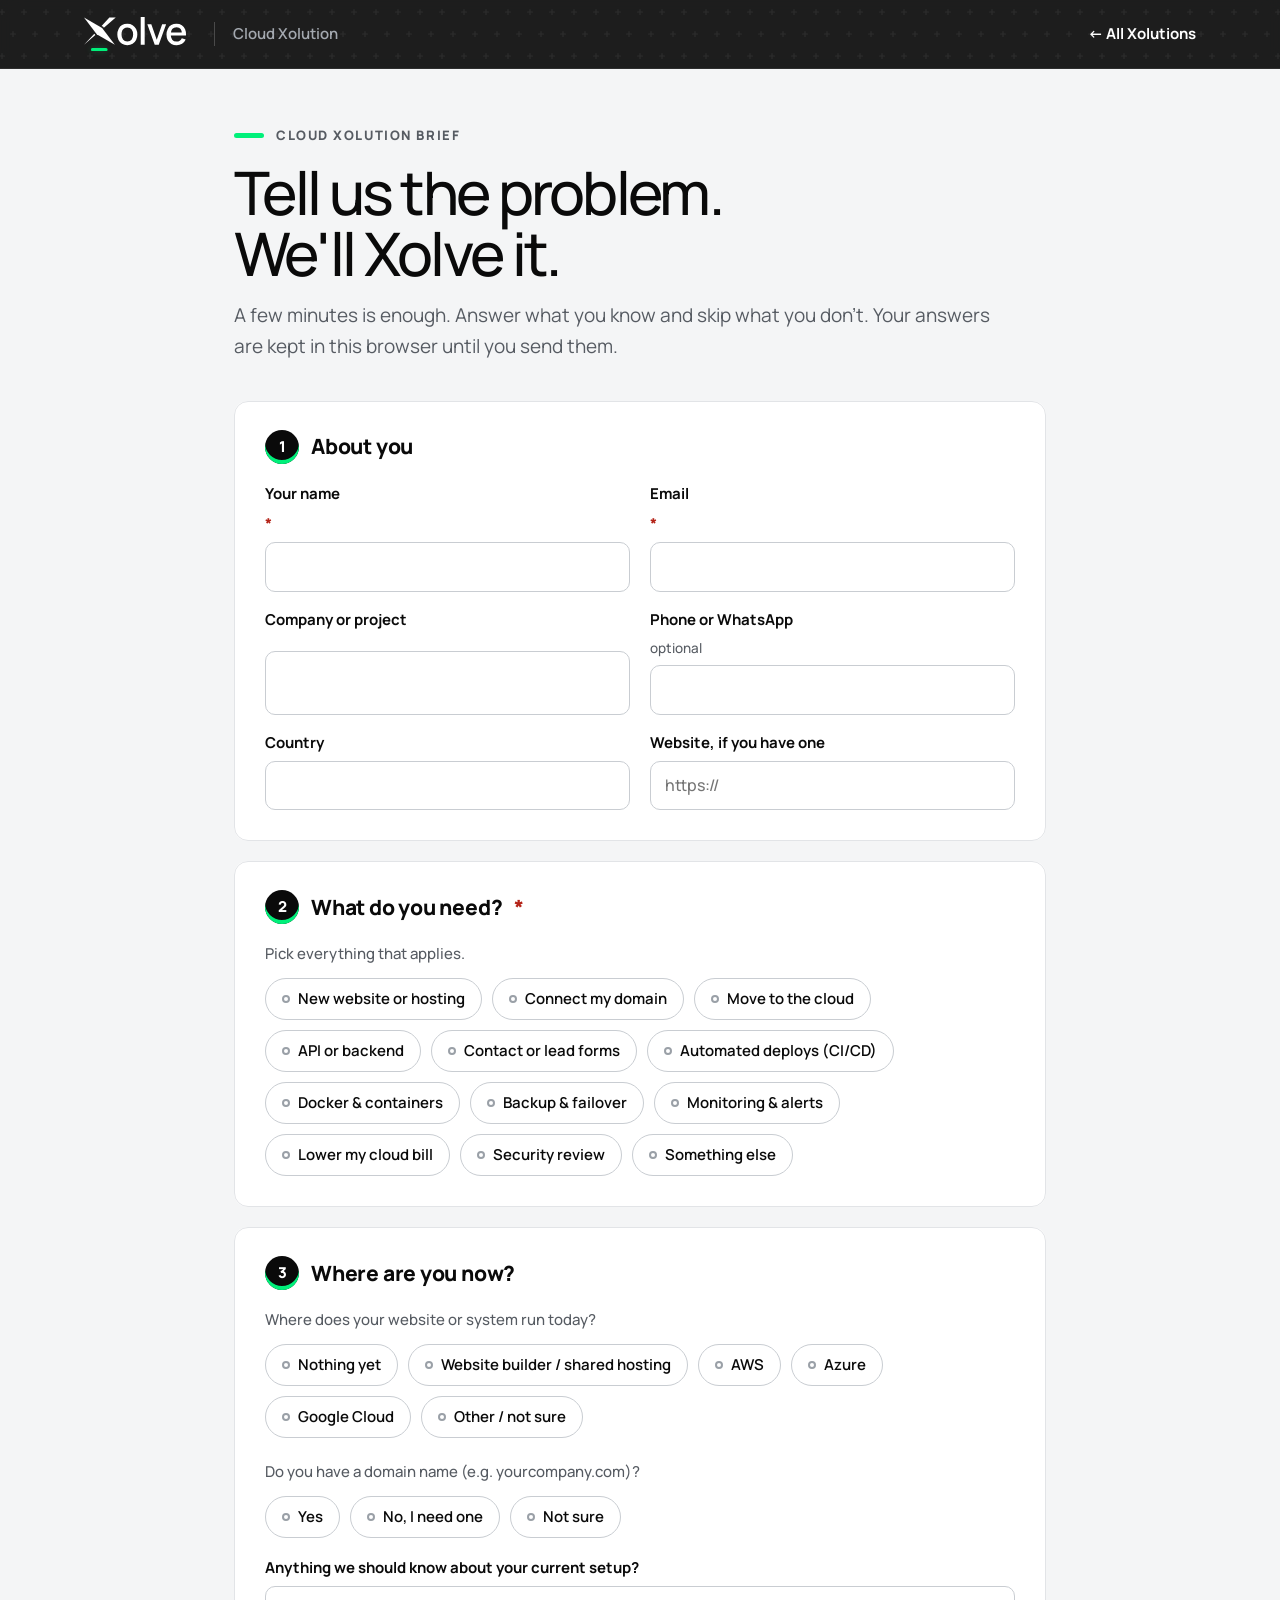
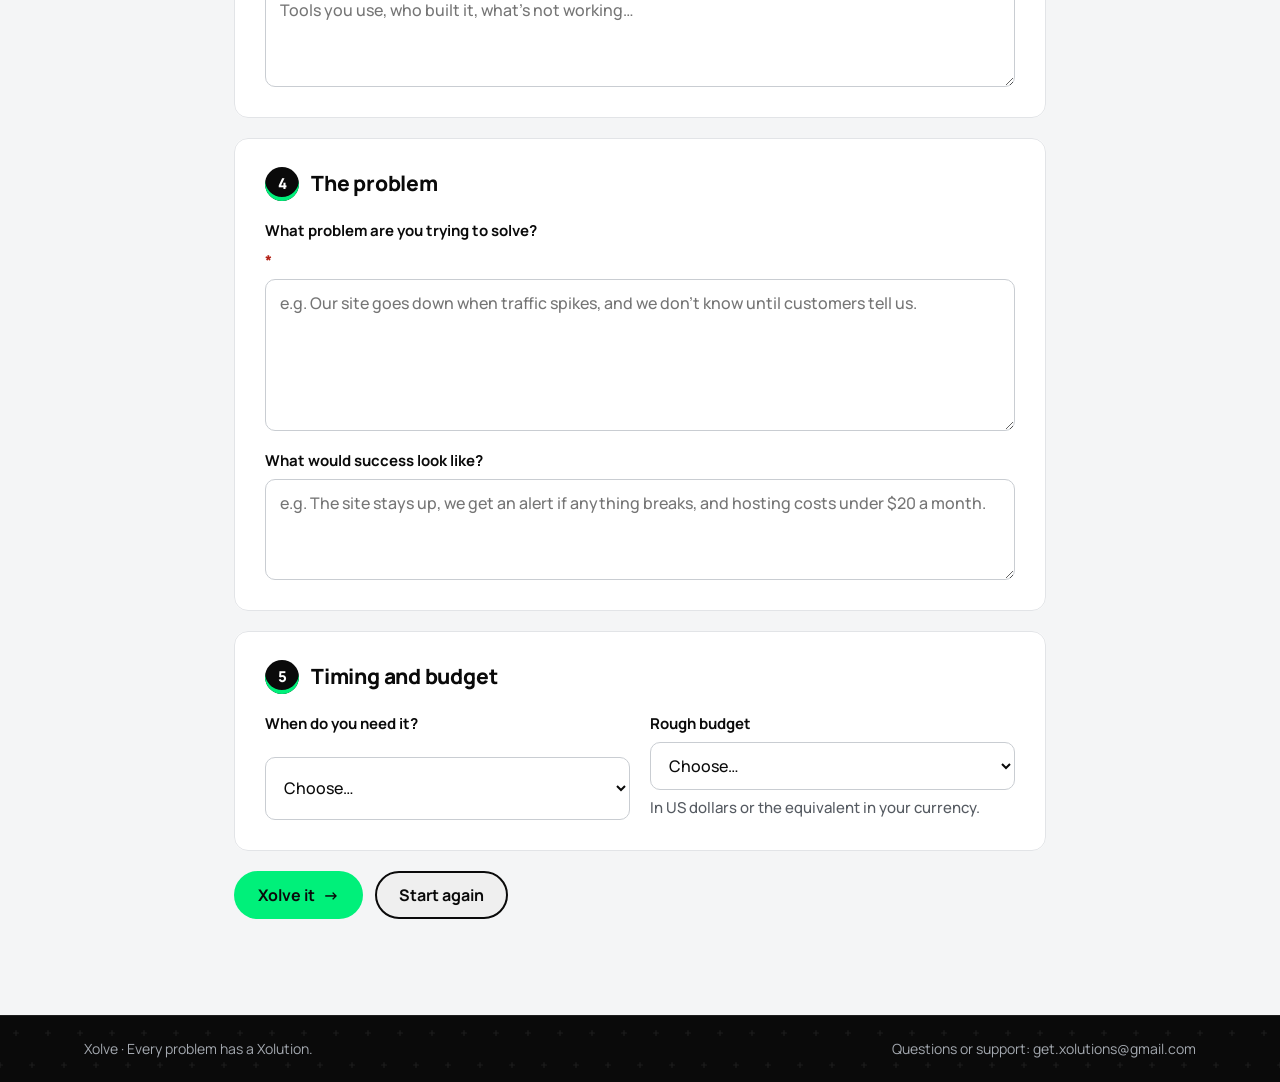
<file: start/cloud/index.html>
<!doctype html>
<html lang="en">
<head>
<meta charset="utf-8">
<!-- The GitHub Pages copy forwards visitors to the main Cloudflare address (some mobile carriers block GitHub Pages). -->
<script>if (location.hostname === "xolve-it.github.io") location.replace("https://xolve-it.pages.dev" + location.pathname + location.search + location.hash);</script>
<meta name="viewport" content="width=device-width, initial-scale=1">
<title>Cloud Xolution brief — Xolve</title>
<meta name="description" content="Tell Xolve about your website, app or cloud problem. Every problem has a Xolution.">
<link rel="icon" href="/favicon.ico?v=4" sizes="48x48">
<link rel="icon" href="/favicon.svg?v=4" type="image/svg+xml">
<link rel="apple-touch-icon" href="/apple-touch-icon.png">
<link rel="manifest" href="/site.webmanifest">
<meta name="theme-color" content="#0A0A0A">
<meta property="og:title" content="Cloud Xolution brief — Xolve">
<meta property="og:image" content="https://xolve-it.pages.dev/og-image-1200x630.png">
<link rel="preconnect" href="https://fonts.googleapis.com">
<link rel="preconnect" href="https://fonts.gstatic.com" crossorigin>
<link href="https://fonts.googleapis.com/css2?family=Manrope:wght@400;500;600;700;800&display=swap" rel="stylesheet">
<link rel="stylesheet" href="/css/style.css">
<link rel="stylesheet" href="/css/brief.css">
<link rel="stylesheet" href="/css/bulb.css">
</head>
<body class="brief-page">

<header class="top" data-xfield="compact">
  <div class="wrap top__inner">
    <a class="top__logo" href="/" aria-label="Xolve home">
      <img src="/assets/brand/xolve-wordmark-reversed.svg" alt="Xolve" width="120" height="40">
    </a>
    <span class="top__title">Cloud Xolution</span>
    <a class="top__back" href="/#xolutions">← All Xolutions</a>
  </div>
</header>

<main class="wrap brief" id="main">
  <div class="brief__intro">
    <p class="kicker">Cloud Xolution brief</p>
    <h1>Tell us the problem. We'll Xolve it.</h1>
    <p class="section__lead">A few minutes is enough. Answer what you know and skip what you don't. Your answers are kept in this browser until you send them.</p>
  </div>

  <form class="bform" id="cloudForm" novalidate>
    <!-- 1 -->
    <fieldset class="bcard">
      <legend><span class="bcard__n">1</span> About you</legend>
      <div class="grid2">
        <label class="field">Your name <b class="req" aria-hidden="true">*</b>
          <input name="name" autocomplete="name" required>
        </label>
        <label class="field">Email <b class="req" aria-hidden="true">*</b>
          <input name="email" type="email" autocomplete="email" required>
        </label>
        <label class="field">Company or project
          <input name="company" autocomplete="organization">
        </label>
        <label class="field">Phone or WhatsApp <span class="opt">optional</span>
          <input name="phone" type="tel" autocomplete="tel">
        </label>
        <label class="field">Country
          <input name="country" autocomplete="country-name">
        </label>
        <label class="field">Website, if you have one
          <input name="website" type="url" inputmode="url" placeholder="https://">
        </label>
      </div>
    </fieldset>

    <!-- 2 -->
    <fieldset class="bcard" id="needsSet">
      <legend><span class="bcard__n">2</span> What do you need? <b class="req" aria-hidden="true">*</b></legend>
      <p class="help">Pick everything that applies.</p>
      <div class="chips">
        <label class="chipbox"><input type="checkbox" name="needs" value="A new website or web hosting"><span>New website or hosting</span></label>
        <label class="chipbox"><input type="checkbox" name="needs" value="Connect my own domain"><span>Connect my domain</span></label>
        <label class="chipbox"><input type="checkbox" name="needs" value="Move to the cloud"><span>Move to the cloud</span></label>
        <label class="chipbox"><input type="checkbox" name="needs" value="An API or backend"><span>API or backend</span></label>
        <label class="chipbox"><input type="checkbox" name="needs" value="Contact, booking or lead forms"><span>Contact or lead forms</span></label>
        <label class="chipbox"><input type="checkbox" name="needs" value="Automated deploys (CI/CD)"><span>Automated deploys (CI/CD)</span></label>
        <label class="chipbox"><input type="checkbox" name="needs" value="Docker / containers"><span>Docker &amp; containers</span></label>
        <label class="chipbox"><input type="checkbox" name="needs" value="Backup or failover (stay online)"><span>Backup &amp; failover</span></label>
        <label class="chipbox"><input type="checkbox" name="needs" value="Monitoring and alerts"><span>Monitoring &amp; alerts</span></label>
        <label class="chipbox"><input type="checkbox" name="needs" value="Lower my cloud bill"><span>Lower my cloud bill</span></label>
        <label class="chipbox"><input type="checkbox" name="needs" value="Security review"><span>Security review</span></label>
        <label class="chipbox"><input type="checkbox" name="needs" value="Something else"><span>Something else</span></label>
      </div>
    </fieldset>

    <!-- 3 -->
    <fieldset class="bcard">
      <legend><span class="bcard__n">3</span> Where are you now?</legend>
      <p class="help">Where does your website or system run today?</p>
      <div class="chips">
        <label class="chipbox"><input type="radio" name="current" value="Nothing set up yet"><span>Nothing yet</span></label>
        <label class="chipbox"><input type="radio" name="current" value="Website builder or shared hosting"><span>Website builder / shared hosting</span></label>
        <label class="chipbox"><input type="radio" name="current" value="AWS"><span>AWS</span></label>
        <label class="chipbox"><input type="radio" name="current" value="Microsoft Azure"><span>Azure</span></label>
        <label class="chipbox"><input type="radio" name="current" value="Google Cloud"><span>Google Cloud</span></label>
        <label class="chipbox"><input type="radio" name="current" value="Other or not sure"><span>Other / not sure</span></label>
      </div>
      <p class="help help--gap">Do you have a domain name (e.g. yourcompany.com)?</p>
      <div class="chips">
        <label class="chipbox"><input type="radio" name="domain" value="Yes"><span>Yes</span></label>
        <label class="chipbox"><input type="radio" name="domain" value="No, I need one"><span>No, I need one</span></label>
        <label class="chipbox"><input type="radio" name="domain" value="Not sure"><span>Not sure</span></label>
      </div>
      <label class="field field--gap">Anything we should know about your current setup?
        <textarea name="setup" rows="3" placeholder="Tools you use, who built it, what's not working…"></textarea>
      </label>
    </fieldset>

    <!-- 4 -->
    <fieldset class="bcard">
      <legend><span class="bcard__n">4</span> The problem</legend>
      <label class="field">What problem are you trying to solve? <b class="req" aria-hidden="true">*</b>
        <textarea name="problem" rows="5" required placeholder="e.g. Our site goes down when traffic spikes, and we don't know until customers tell us."></textarea>
      </label>
      <label class="field field--gap">What would success look like?
        <textarea name="success" rows="3" placeholder="e.g. The site stays up, we get an alert if anything breaks, and hosting costs under $20 a month."></textarea>
      </label>
    </fieldset>

    <!-- 5 -->
    <fieldset class="bcard">
      <legend><span class="bcard__n">5</span> Timing and budget</legend>
      <div class="grid2">
        <label class="field">When do you need it?
          <select name="timeline">
            <option value="">Choose…</option>
            <option>As soon as possible</option>
            <option>Within a month</option>
            <option>In 1–3 months</option>
            <option>Flexible</option>
          </select>
        </label>
        <label class="field">Rough budget
          <select name="budget">
            <option value="">Choose…</option>
            <option>Not sure yet</option>
            <option>Under $500</option>
            <option>$500 – $2,000</option>
            <option>$2,000 – $5,000</option>
            <option>Over $5,000</option>
          </select>
          <span class="help">In US dollars or the equivalent in your currency.</span>
        </label>
      </div>
    </fieldset>

    <p class="berror" id="cloudError" role="alert" hidden></p>
    <div class="bactions">
      <button class="btn btn--neon" type="submit">Xolve it <span aria-hidden="true">→</span></button>
      <button class="btn btn--outline" type="button" id="cloudReset">Start again</button>
      <span class="bsaved" id="cloudSaved" aria-live="polite"></span>
    </div>
  </form>

  <!-- shown after a valid submit -->
  <section class="bdone" id="cloudDone" hidden aria-labelledby="doneTitle" tabindex="-1">
    <p class="kicker">Brief ready</p>
    <h2 id="doneTitle">One last step: send it to us.</h2>
    <p>Your email app should open with the brief filled in, addressed to <a class="link" href="mailto:get.xolutions@gmail.com">get.xolutions@gmail.com</a>. Press send and we'll reply by email. If nothing opened, copy or download the brief and email it to us.</p>
    <div class="bactions">
      <a class="btn btn--neon" id="doneMail" href="mailto:get.xolutions@gmail.com">Open email again</a>
      <button class="btn btn--outline" type="button" id="doneCopy">Copy brief</button>
      <button class="btn btn--outline" type="button" id="doneDownload">Download (.txt)</button>
      <button class="btn btn--outline" type="button" id="doneEdit">Edit answers</button>
    </div>
    <pre class="bpreview" id="donePreview"></pre>
  </section>
</main>

<footer class="foot foot--slim" data-xfield>
  <div class="wrap foot__base">
    <span>Xolve · Every problem has a Xolution.</span>
    <a href="mailto:get.xolutions@gmail.com?subject=Support%20request">Questions or support: get.xolutions@gmail.com</a>
  </div>
</footer>

<script src="/js/cloud-brief.js"></script>
<script src="/js/xfield.js?v=3"></script>
<script src="/js/bulb.js"></script>
</body>
</html>
</file>
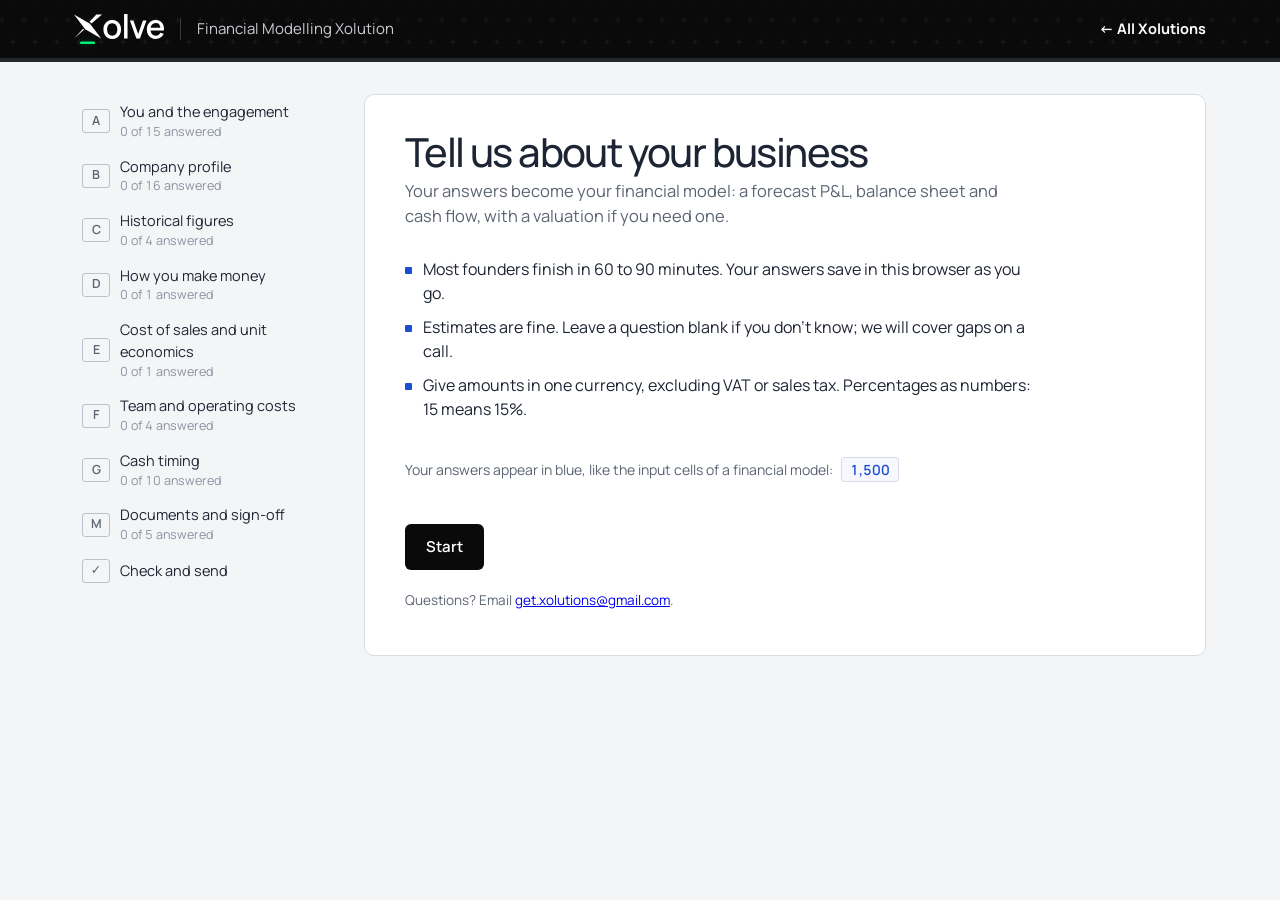
<file: start/finance/index.html>
<!DOCTYPE html>
<html lang="en">
<head>
<meta charset="utf-8">
<!-- The GitHub Pages copy forwards visitors to the main Cloudflare address (some mobile carriers block GitHub Pages). -->
<script>if (location.hostname === "xolve-it.github.io") location.replace("https://xolve-it.pages.dev" + location.pathname + location.search + location.hash);</script>
<meta name="viewport" content="width=device-width, initial-scale=1">
<title>Financial Modelling Xolution brief — Xolve</title>
<meta name="description" content="Tell Xolve what your financial model needs to do. Every problem has a Xolution.">
<link rel="icon" href="/favicon.ico?v=4" sizes="48x48">
<link rel="icon" href="/favicon.svg?v=4" type="image/svg+xml">
<link rel="apple-touch-icon" href="/apple-touch-icon.png">
<link rel="manifest" href="/site.webmanifest">
<meta name="theme-color" content="#0A0A0A">
<meta property="og:title" content="Financial Modelling Xolution brief — Xolve">
<meta property="og:image" content="https://xolve-it.pages.dev/og-image-1200x630.png">
<link rel="preconnect" href="https://fonts.googleapis.com">
<link rel="preconnect" href="https://fonts.gstatic.com" crossorigin>
<link href="https://fonts.googleapis.com/css2?family=Manrope:wght@400;500;600;700;800&display=swap" rel="stylesheet">
<link rel="stylesheet" href="/css/bulb.css">

<!--
  SETTINGS: edit these values, nothing else needs changing.
  endpoint      URL that receives submissions (Formspree, Make, Zapier, Google Apps Script or your own server).
                Leave empty and clients download their answers instead.
  submitFormat  "multipart" sends answers and uploaded files; "json" sends answers only (file names listed).
  brandName     Your business name, shown in the header and on buttons.
  brandColor    Your main colour (buttons, progress).
  contactEmail  Shown to clients for questions, and if sending fails.
-->
<script>
window.FMI_CONFIG = {
  endpoint: "",
  submitFormat: "multipart",
  brandName: "Xolve",
  brandColor: "#0A0A0A",
  contactEmail: "get.xolutions@gmail.com",
  successMessage: "We'll review your brief and contact you to arrange a call. Every problem has a Xolution.",
  redirectUrl: "",
  maxFileMB: 25,
  storageKey: "fmi-draft-v1"
};
</script>

<style>
#fmi{
  --fmi-brand:#14604F; --fmi-brand-ink:#FFFFFF;
  --fmi-ink:#1D2433; --fmi-muted:#5B6472; --fmi-soft:#8A93A0;
  --fmi-paper:#FFFFFF; --fmi-surface:#F3F5F7; --fmi-rule:#D8DDE4; --fmi-rule-strong:#B9C1CC;
  --fmi-input:#1B4FD1; --fmi-input-bg:#F6F8FE; --fmi-error:#B42318; --fmi-error-bg:#FEF3F2;
  --fmi-radius:6px;
  font-family:"Manrope",system-ui,-apple-system,"Segoe UI",Roboto,Arial,sans-serif;
  color:var(--fmi-ink); background:var(--fmi-surface); font-size:16px; line-height:1.5;
  -webkit-font-smoothing:antialiased; min-height:100vh;
}
#fmi *,#fmi *::before,#fmi *::after{box-sizing:border-box}
#fmi button,#fmi input,#fmi select,#fmi textarea{font:inherit;color:inherit}
#fmi :focus-visible{outline:2px solid var(--fmi-input);outline-offset:2px}

/* header */
#fmi .fmi-top{position:sticky;top:0;z-index:5;background:var(--fmi-paper);border-bottom:1px solid var(--fmi-rule)}
#fmi .fmi-top-inner{max-width:1180px;margin:0 auto;padding:14px 24px;display:flex;align-items:baseline;gap:16px}
#fmi .fmi-brand{font-weight:700;font-size:17px;letter-spacing:-.01em}
#fmi .fmi-formname{color:var(--fmi-muted);font-size:15px}
#fmi .fmi-saved{margin-left:auto;color:var(--fmi-muted);font-size:13.5px;white-space:nowrap}
#fmi .fmi-bar{height:3px;background:var(--fmi-rule)}
#fmi .fmi-bar span{display:block;height:100%;width:0;background:var(--fmi-brand);transition:width .4s ease}

/* Xolve branding: black header with the reversed wordmark, neon progress bar */
#fmi .fmi-top{background:#0A0A0A;border-bottom:0;color:#FFFFFF}
#fmi .fmi-top-inner{align-items:center}
#fmi .fmi-brand{display:inline-flex;line-height:0}
#fmi .fmi-brand img{height:30px;width:auto}
#fmi .fmi-formname{color:#C9CDD2;padding-left:16px;border-left:1px solid rgba(255,255,255,.2)}
#fmi .fmi-saved{color:#A4A9B0}
#fmi .fmi-home{color:#FFFFFF;font-weight:700;font-size:14.5px;text-decoration:none;white-space:nowrap}
#fmi .fmi-home:hover{text-decoration:underline;text-decoration-color:#00F07A;text-decoration-thickness:3px;text-underline-offset:6px}
#fmi .fmi-bar{height:4px;background:#24272C}
#fmi .fmi-bar span{background:#00F07A}
#fmi .fmi-btn{border-radius:999px;font-weight:700}
#fmi .fmi-btn-primary:hover{filter:none;background:#24272C}

/* layout */
#fmi .fmi-body{max-width:1180px;margin:0 auto;padding:32px 24px 80px;display:grid;grid-template-columns:250px minmax(0,1fr);gap:40px}
#fmi .fmi-rail{position:sticky;top:84px;align-self:start}
#fmi .fmi-rail ol{list-style:none;margin:0;padding:0}
#fmi .fmi-rail button{all:unset;box-sizing:border-box;cursor:pointer;display:grid;grid-template-columns:28px 1fr;gap:10px;align-items:center;width:100%;padding:7px 8px;border-radius:var(--fmi-radius);font-size:14.5px}
#fmi .fmi-rail button:hover{background:var(--fmi-paper)}
#fmi .fmi-rail button:focus-visible{outline:2px solid var(--fmi-input)}
#fmi .fmi-rail .is-current{background:var(--fmi-paper);box-shadow:inset 3px 0 0 var(--fmi-brand);font-weight:600}
#fmi .fmi-rail .fmi-count{display:block;font-size:12.5px;color:var(--fmi-soft);font-weight:400;font-variant-numeric:tabular-nums}
#fmi .fmi-col{display:inline-flex;align-items:center;justify-content:center;width:28px;height:24px;border:1px solid var(--fmi-rule-strong);background:var(--fmi-surface);color:var(--fmi-muted);font-size:12.5px;font-weight:600;border-radius:3px;font-variant-numeric:tabular-nums}
#fmi .is-current .fmi-col{border-color:var(--fmi-brand);color:var(--fmi-brand);background:var(--fmi-paper)}
#fmi .is-complete .fmi-col{background:var(--fmi-brand);border-color:var(--fmi-brand);color:var(--fmi-brand-ink)}
#fmi .fmi-mobile-nav{display:none}

/* main */
#fmi .fmi-main{min-width:0}
#fmi .fmi-card{background:var(--fmi-paper);border:1px solid var(--fmi-rule);border-radius:10px;padding:36px 40px}
#fmi .fmi-sechead{display:flex;gap:14px;align-items:flex-start;margin-bottom:6px}
#fmi .fmi-sechead .fmi-col{width:36px;height:32px;font-size:15px;margin-top:3px;border-color:var(--fmi-brand);color:var(--fmi-brand);background:var(--fmi-paper)}
#fmi h1,#fmi h2,#fmi h3{margin:0;letter-spacing:-.015em;line-height:1.2}
#fmi h1{font-size:40px;font-weight:500;letter-spacing:-.04em;line-height:1.06;max-width:22ch}
#fmi h2{font-size:26px;font-weight:700}
#fmi h3{font-size:18px;font-weight:650;margin-top:40px;padding-top:20px;border-top:1px solid var(--fmi-rule)}
#fmi .fmi-lead{color:var(--fmi-muted);font-size:16.5px;max-width:62ch;margin:6px 0 28px}
#fmi .fmi-intro p{max-width:62ch}
#fmi .fmi-notes{margin:24px 0 32px;padding:0;list-style:none;display:grid;gap:10px;max-width:64ch}
#fmi .fmi-notes li{padding-left:18px;position:relative;color:var(--fmi-ink)}
#fmi .fmi-notes li::before{content:"";position:absolute;left:0;top:.62em;width:7px;height:7px;background:var(--fmi-input);border-radius:1px}
#fmi .fmi-sample{display:inline-flex;align-items:center;gap:8px;font-size:14px;color:var(--fmi-muted);margin-top:4px}
#fmi .fmi-sample b{color:var(--fmi-input);font-weight:600;font-variant-numeric:tabular-nums;padding:1px 8px;background:var(--fmi-input-bg);border:1px solid var(--fmi-rule);border-radius:3px}

/* fields */
#fmi .fmi-field{margin:0 0 24px;max-width:640px}
#fmi .fmi-field.is-wide{max-width:none}
#fmi .fmi-label{display:block;font-weight:600;font-size:15px;margin-bottom:6px}
#fmi .fmi-req{color:var(--fmi-error);margin-left:3px}
#fmi .fmi-help{display:block;color:var(--fmi-muted);font-size:13.5px;margin:-2px 0 8px}
#fmi .fmi-input,#fmi .fmi-select,#fmi .fmi-textarea{width:100%;padding:10px 12px;border:1px solid var(--fmi-rule-strong);border-radius:var(--fmi-radius);background:var(--fmi-paper);color:var(--fmi-input);font-variant-numeric:tabular-nums}
#fmi .fmi-select{color:var(--fmi-ink)}
#fmi .fmi-select.has-value{color:var(--fmi-input)}
#fmi .fmi-textarea{min-height:92px;resize:vertical}
#fmi .fmi-input::placeholder,#fmi .fmi-textarea::placeholder{color:var(--fmi-soft)}
#fmi .fmi-input:focus,#fmi .fmi-select:focus,#fmi .fmi-textarea:focus{border-color:var(--fmi-input);outline:none;box-shadow:0 0 0 3px rgba(27,79,209,.15)}
#fmi .fmi-affix{display:flex;align-items:stretch;max-width:280px}
#fmi .fmi-affix .fmi-input{border-radius:0 var(--fmi-radius) var(--fmi-radius) 0}
#fmi .fmi-affix.is-suffix .fmi-input{border-radius:var(--fmi-radius) 0 0 var(--fmi-radius)}
#fmi .fmi-affix span{display:flex;align-items:center;padding:0 10px;background:var(--fmi-surface);border:1px solid var(--fmi-rule-strong);color:var(--fmi-muted);font-size:13.5px;font-weight:600}
#fmi .fmi-affix:not(.is-suffix) span{border-right:0;border-radius:var(--fmi-radius) 0 0 var(--fmi-radius)}
#fmi .fmi-affix.is-suffix span{border-left:0;border-radius:0 var(--fmi-radius) var(--fmi-radius) 0}
#fmi .fmi-choices{display:grid;gap:8px;border:0;padding:0;margin:0}
#fmi .fmi-choice{display:flex;gap:10px;align-items:flex-start;padding:10px 12px;border:1px solid var(--fmi-rule);border-radius:var(--fmi-radius);cursor:pointer;background:var(--fmi-paper)}
#fmi .fmi-choice:hover{border-color:var(--fmi-rule-strong)}
#fmi .fmi-choice input{margin:3px 0 0;accent-color:var(--fmi-input);width:17px;height:17px;flex:none}
#fmi .fmi-choice.is-on{border-color:var(--fmi-input);background:var(--fmi-input-bg)}
#fmi .fmi-choice.is-on span{color:var(--fmi-input);font-weight:500}
#fmi .fmi-field.has-error .fmi-input,#fmi .fmi-field.has-error .fmi-select,#fmi .fmi-field.has-error .fmi-textarea,#fmi .fmi-field.has-error .fmi-choice{border-color:var(--fmi-error)}
#fmi .fmi-error{color:var(--fmi-error);font-size:13.5px;margin-top:6px;font-weight:500}
#fmi .fmi-sub{margin-top:44px;padding-top:22px;border-top:1px solid var(--fmi-rule)}
#fmi .fmi-sub h3{margin:0;padding:0;border:0}
#fmi .fmi-sub p{color:var(--fmi-muted);font-size:14.5px;margin:4px 0 0}
#fmi .fmi-sub + .fmi-field{margin-top:18px}

/* model-style input grid */
#fmi .fmi-gridwrap{overflow-x:auto;border:1px solid var(--fmi-rule-strong);border-radius:var(--fmi-radius);background:var(--fmi-paper)}
#fmi table.fmi-grid{border-collapse:collapse;width:100%;min-width:560px;font-size:14px}
#fmi .fmi-grid th{background:var(--fmi-surface);color:var(--fmi-muted);font-weight:600;text-align:left;vertical-align:bottom;padding:8px 10px;border-bottom:1px solid var(--fmi-rule-strong);border-right:1px solid var(--fmi-rule);font-size:13px;line-height:1.3;min-width:110px}
#fmi .fmi-grid th.is-num{text-align:right}
#fmi .fmi-grid th:last-child,#fmi .fmi-grid td:last-child{border-right:0}
#fmi .fmi-grid td{border-bottom:1px solid var(--fmi-rule);border-right:1px solid var(--fmi-rule);padding:0;height:40px}
#fmi .fmi-grid tr:last-child td{border-bottom:0}
#fmi .fmi-grid td.fmi-rowhead{padding:8px 10px;color:var(--fmi-ink);background:#FAFBFC;font-size:13.5px;min-width:210px}
#fmi .fmi-grid input,#fmi .fmi-grid select{width:100%;height:100%;min-height:40px;border:0;background:transparent;padding:8px 10px;color:var(--fmi-input);font-variant-numeric:tabular-nums;border-radius:0}
#fmi .fmi-grid input.is-num{text-align:right}
#fmi .fmi-grid input::placeholder{color:#AAB2BD}
#fmi .fmi-grid input:focus,#fmi .fmi-grid select:focus{outline:2px solid var(--fmi-input);outline-offset:-2px;background:var(--fmi-input-bg)}
#fmi .fmi-grid td.fmi-x{width:40px;text-align:center}
#fmi .fmi-grid td.fmi-x button{all:unset;cursor:pointer;color:var(--fmi-soft);width:32px;height:32px;line-height:32px;border-radius:4px;font-size:18px}
#fmi .fmi-grid td.fmi-x button:hover{color:var(--fmi-error);background:var(--fmi-error-bg)}
#fmi .fmi-grid td.fmi-x button:focus-visible{outline:2px solid var(--fmi-input)}
#fmi .fmi-addrow{margin-top:8px}

/* files */
#fmi .fmi-drop{display:block;border:1.5px dashed var(--fmi-rule-strong);border-radius:var(--fmi-radius);padding:22px;text-align:center;color:var(--fmi-muted);background:var(--fmi-paper);cursor:pointer}
#fmi .fmi-drop:hover,#fmi .fmi-drop.is-over{border-color:var(--fmi-input);background:var(--fmi-input-bg)}
#fmi .fmi-drop input{position:absolute;width:1px;height:1px;opacity:0}
#fmi .fmi-drop strong{color:var(--fmi-input)}
#fmi .fmi-files{list-style:none;margin:10px 0 0;padding:0;display:grid;gap:6px}
#fmi .fmi-files li{display:flex;gap:10px;align-items:center;font-size:14px;padding:6px 10px;border:1px solid var(--fmi-rule);border-radius:var(--fmi-radius);background:var(--fmi-paper)}
#fmi .fmi-files li span:first-child{flex:1;color:var(--fmi-input);overflow:hidden;text-overflow:ellipsis;white-space:nowrap}
#fmi .fmi-files li span.fmi-size{color:var(--fmi-soft);font-variant-numeric:tabular-nums}

/* buttons */
#fmi .fmi-btn{cursor:pointer;border-radius:var(--fmi-radius);padding:11px 20px;font-weight:600;font-size:15px;border:1px solid transparent;display:inline-flex;align-items:center;gap:8px}
#fmi .fmi-btn-primary{background:var(--fmi-brand);color:var(--fmi-brand-ink)}
#fmi .fmi-btn-primary:hover{filter:brightness(1.08)}
#fmi .fmi-btn-primary[disabled]{opacity:.6;cursor:wait}
#fmi .fmi-btn-quiet{background:var(--fmi-paper);border-color:var(--fmi-rule-strong);color:var(--fmi-ink)}
#fmi .fmi-btn-quiet:hover{border-color:var(--fmi-ink)}
#fmi .fmi-btn-link{background:none;border:0;padding:6px 0;color:var(--fmi-input);font-weight:600}
#fmi .fmi-nav{display:flex;gap:12px;align-items:center;margin-top:36px;padding-top:24px;border-top:1px solid var(--fmi-rule)}
#fmi .fmi-nav .fmi-spacer{flex:1}
#fmi .fmi-nav .fmi-pos{color:var(--fmi-soft);font-size:14px;font-variant-numeric:tabular-nums}

/* messages, review */
#fmi .fmi-alert{border:1px solid var(--fmi-error);background:var(--fmi-error-bg);color:var(--fmi-error);padding:12px 16px;border-radius:var(--fmi-radius);margin-bottom:24px;font-size:14.5px}
#fmi .fmi-alert ul{margin:6px 0 0;padding-left:18px}
#fmi .fmi-alert button{color:var(--fmi-error);text-decoration:underline}
#fmi .fmi-ok{border:1px solid var(--fmi-rule);background:var(--fmi-surface);padding:14px 16px;border-radius:var(--fmi-radius);margin:18px 0}
#fmi .fmi-review section{border-top:1px solid var(--fmi-rule);padding:20px 0}
#fmi .fmi-review header{display:flex;align-items:center;gap:12px;margin-bottom:10px}
#fmi .fmi-review header h3{margin:0;padding:0;border:0;font-size:17px}
#fmi .fmi-review header .fmi-btn-link{margin-left:auto;font-size:14px}
#fmi .fmi-review dl{display:grid;grid-template-columns:minmax(180px,38%) 1fr;gap:6px 20px;margin:0;font-size:14.5px}
#fmi .fmi-review dt{color:var(--fmi-muted)}
#fmi .fmi-review dd{margin:0;color:var(--fmi-input);white-space:pre-wrap;overflow-wrap:anywhere}
#fmi .fmi-review .fmi-empty{color:var(--fmi-soft);font-size:14px}
#fmi .fmi-review dt.is-table,#fmi .fmi-review dd.is-table{grid-column:1/-1}
#fmi .fmi-review dd.is-table{overflow-x:auto;overflow-wrap:normal;white-space:normal;margin-bottom:6px}
#fmi .fmi-review table{border-collapse:collapse;font-size:13px;margin:2px 0;min-width:60%}
#fmi .fmi-review td,#fmi .fmi-review th{border:1px solid var(--fmi-rule);padding:3px 8px;text-align:left}
#fmi .fmi-review th{background:var(--fmi-surface);color:var(--fmi-muted);font-weight:600}
#fmi .fmi-review tbody th{background:#FAFBFC;color:var(--fmi-ink);font-weight:400}
#fmi .fmi-actions{display:flex;flex-wrap:wrap;gap:12px;margin-top:28px}
#fmi .fmi-ref{font-variant-numeric:tabular-nums;font-weight:700;color:var(--fmi-input)}

@media (max-width:900px){
  #fmi .fmi-body{grid-template-columns:1fr;padding:16px 12px 64px;gap:16px}
  #fmi .fmi-rail{display:none}
  #fmi .fmi-mobile-nav{display:flex;gap:10px;align-items:center}
  #fmi .fmi-mobile-nav select{flex:1;padding:9px 10px;border:1px solid var(--fmi-rule-strong);border-radius:var(--fmi-radius);background:var(--fmi-paper)}
  #fmi .fmi-card{padding:24px 18px;border-radius:8px}
  #fmi h1{font-size:28px}
  #fmi h2{font-size:22px}
  #fmi .fmi-top-inner{padding:12px 14px;flex-wrap:wrap;gap:4px 12px}
  #fmi .fmi-formname{display:none}
  #fmi .fmi-review dl{grid-template-columns:1fr}
  #fmi .fmi-review dd{margin-bottom:8px}
}
@media (prefers-reduced-motion:reduce){#fmi .fmi-bar span{transition:none}}
@media print{
  #fmi{background:#fff}
  #fmi .fmi-top,#fmi .fmi-rail,#fmi .fmi-mobile-nav,#fmi .fmi-nav,#fmi .fmi-actions,#fmi .fmi-review header button{display:none!important}
  #fmi .fmi-body{display:block;padding:0}
  #fmi .fmi-card{border:0;padding:0}
}
</style>
</head>
<body style="margin:0">
<div id="fmi" aria-live="polite"></div>

<script type="application/json" id="fmi-schema">
{"form":"financial-model-intake","version":"1.0","title":"Financial Modelling Xolution","intro":"Your answers become your financial model: a forecast P&L, balance sheet and cash flow, with a valuation if you need one.","notes":["Most founders finish in 60 to 90 minutes. Your answers save in this browser as you go.","Estimates are fine. Leave a question blank if you don't know; we will cover gaps on a call.","Give amounts in one currency, excluding VAT or sales tax. Percentages as numbers: 15 means 15%."],"sections":[{"id":"A","title":"You and the engagement","intro":"Who to work with, and what decision the model must support.","fields":[{"id":"a_company_name","label":"Company name (legal and trading)","type":"text","required":true,"placeholder":"e.g. Ada Threads Ltd, trading as Ada"},{"id":"a_contact_name","label":"Your name","type":"text","required":true},{"id":"a_role","label":"Your role","type":"text","placeholder":"e.g. Founder and creative director"},{"id":"a_email","label":"Email","type":"email","required":true},{"id":"a_phone","label":"Phone or WhatsApp","type":"tel"},{"id":"a_other_contacts","label":"Others we should speak to","type":"textarea","placeholder":"Co-founder, accountant or finance lead, with contact details"},{"id":"a_objectives","label":"What is the model for?","type":"multi","required":true,"help":"Pick every objective that applies. Your choices decide which sections appear.","options":[{"value":"equity","label":"Raise equity"},{"value":"debt","label":"Bank loan or other debt"},{"value":"budget","label":"Budget and cash-flow plan"},{"value":"pricing","label":"Pricing and unit economics"},{"value":"expansion","label":"Expansion: new store, market, channel or product"},{"value":"valuation","label":"Valuation: sale, buy-in, share issue or exit"},{"value":"scenarios","label":"Scenario or break-even analysis"},{"value":"other","label":"Something else"}]},{"id":"a_objective_detail","label":"Tell us more about the objective","type":"textarea","placeholder":"e.g. Raising $400,000 seed by June 2027 to fund stock and marketing"},{"id":"a_audience","label":"Who will read the model?","type":"multi","options":["Investors","Bank or lender","Board","Internal team","Buyer of the business","Other"]},{"id":"a_deadline","label":"When do you need the model?","type":"date"},{"id":"a_deadline_note","label":"Meeting or event it is for","type":"text","placeholder":"e.g. Investor meetings from 15 January"},{"id":"a_currency","label":"Reporting currency","type":"select","options":["NGN","USD","GBP","EUR","KES","GHS","ZAR","CAD","AUD","Other"]},{"id":"a_horizon","label":"Forecast length","type":"select","options":["3 years","5 years (recommended)","10 years","Not sure"]},{"id":"a_granularity","label":"Level of detail","type":"select","options":["Monthly for year 1, then annual (recommended)","Monthly throughout","Quarterly","Annual"]},{"id":"a_fy_end","label":"Financial year end","type":"text","placeholder":"e.g. 31 December"}]},{"id":"B","title":"Company profile","intro":"What kind of business we are modelling, so we pick the right drivers.","fields":[{"id":"b_stage","label":"Stage","type":"select","required":true,"help":"Pre-revenue businesses skip the historical figures.","options":[{"value":"idea","label":"Idea"},{"value":"pre_revenue","label":"Pre-revenue: building, not yet selling"},{"value":"early","label":"Early revenue: under 2 years of sales"},{"value":"growing","label":"Growing: 2 to 3 years of sales"},{"value":"established","label":"Established: over 3 years of sales"}]},{"id":"b_founded","label":"Date founded, and date of first sale","type":"text","placeholder":"e.g. Founded June 2024, first sale March 2025"},{"id":"b_legal_form","label":"Legal form","type":"select","options":["Sole trader","Partnership","Limited company","Other"]},{"id":"b_country","label":"Country of registration","type":"text"},{"id":"b_markets","label":"Where you operate and sell","type":"text","placeholder":"e.g. Lagos and Abuja; ships across Nigeria, UK and US"},{"id":"b_industry","label":"Industry, in one line","type":"text","placeholder":"e.g. Womenswear brand"},{"id":"b_offer","label":"What you sell, and the price range","type":"textarea","placeholder":"e.g. Dresses $90 to $160, tops $45 to $65, accessories $25 to $40"},{"id":"b_customers","label":"Who buys","type":"multi","options":["Consumers","Shops and retailers","Businesses","Government"]},{"id":"b_channels","label":"How you sell","type":"multi","options":["Own website","Social media or WhatsApp orders","Own physical store","Marketplaces (e.g. Amazon, ASOS, Jumia)","Wholesale to shops","Distributors or agents","Direct sales team"]},{"id":"b_channel_mix","label":"Share of last year's sales by channel (%)","type":"text","placeholder":"e.g. Website 60%, social 15%, boutiques 25%"},{"id":"b_production","label":"How the product is made","type":"select","options":["In-house","Contract manufacturer","Dropship","Print-on-demand","Bought in and resold","Not applicable: services only"]},{"id":"b_seasonality","label":"Strongest and weakest months, and why","type":"textarea","placeholder":"e.g. Strongest November to December and March; weakest January and July"},{"id":"b_team_now","label":"Team today","type":"text","placeholder":"e.g. 3 full-time, 2 part-time, 1 freelance photographer"},{"id":"b_founders_paid","label":"Are founders full-time and paid a salary?","type":"text"},{"id":"b_changes","label":"The three biggest changes you plan in the next 2 years","type":"textarea"},{"id":"b_unusual","label":"Anything unusual we should know","type":"textarea","placeholder":"e.g. A pending legal matter, one customer over 30% of sales, a licence"}]},{"id":"C","title":"Historical figures","intro":"Past results anchor the forecast. Rough figures are fine.","when":{"field":"b_stage","noneOf":["idea","pre_revenue"]},"fields":[{"id":"c_has_accounts","label":"Do you have formal accounts?","type":"select","options":[{"value":"formal","label":"Yes: income statements and balance sheets"},{"value":"partial","label":"Partly: bookkeeping or management accounts only"},{"value":"none","label":"No: bank statements and sales records only"}]},{"id":"c_accounts_files","label":"Upload the last 3 years of accounts, and this year's management accounts","type":"file","multiple":true,"when":{"field":"c_has_accounts","anyOf":["formal"]}},{"id":"c_summary","label":"Summary of past results","type":"table","when":{"field":"c_has_accounts","anyOf":["partial","none"]},"help":"Fill from bank statements, your sales platform and your bookkeeping.","rowsFixed":["Sales, before refunds","Refunds and returns","Discounts given","Cost of products sold (making, buying, freight, duties)","Marketing and advertising","Salaries, including founders","Rent and utilities","Platform, payment and delivery fees","All other costs","Interest paid on loans","Tax paid","Equipment and other assets bought","Cash in the bank at period end","Stock on hand at period end, at cost","Owed to you by customers at period end","Owed by you to suppliers at period end","Loans outstanding at period end"],"rowHeader":"Item","columns":[{"id":"y_minus2","label":"Year before last","type":"money"},{"id":"y_minus1","label":"Last full year","type":"money"},{"id":"ytd","label":"This year to date","type":"money"}]},{"id":"c_ytd_months","label":"Months covered by 'this year to date'","type":"text","when":{"field":"c_has_accounts","anyOf":["partial","none"]},"placeholder":"e.g. January to October 2026"},{"id":"c_one_offs","label":"One-off items in these figures","type":"textarea","placeholder":"e.g. A launch event, a lawsuit, a large one-time order"},{"id":"c_personal_costs","label":"Costs paid personally by founders that the business should carry","type":"textarea"},{"id":"c_export","label":"Can you export sales by month, product and channel?","type":"select","options":["Yes","No","Not sure"],"help":"For example from Shopify, WooCommerce, Square or your POS."}]},{"id":"D","title":"How you make money","intro":"Revenue is forecast from its drivers: how many customers, how often they buy, and at what price.","fields":[{"id":"d_streams","label":"Which revenue streams do you have or plan?","type":"multi","required":true,"help":"Each choice opens a short set of questions below.","options":[{"value":"dtc_online","label":"Selling products online direct to customers"},{"value":"store","label":"Own physical store or pop-ups"},{"value":"marketplace","label":"Marketplaces or department stores on commission"},{"value":"wholesale","label":"Wholesale to shops, distributors or retailers"},{"value":"subscription","label":"Subscriptions, memberships or retainers"},{"value":"services","label":"Services or projects billed by time or job"},{"value":"other_income","label":"Other income: licensing, collaborations, sponsorship, rental, grants"}]},{"type":"subheading","label":"Online direct sales","when":{"field":"d_streams","anyOf":["dtc_online"]}},{"id":"d1_online","label":"Online sales drivers","type":"table","rowHeader":"Driver","rowsFixed":["Website or shop visits per month","Conversion rate (orders ÷ visits, %)","Orders per month","Average order value, after discounts","Share of orders from returning customers (%)","Average orders per customer per year","Email or SMS subscribers, and social followers"],"columns":[{"id":"ltm","label":"Last 12 months, monthly average","type":"text"},{"id":"target","label":"Target in 12 months","type":"text"}],"example":{"Website or shop visits per month":{"ltm":"22,000"},"Conversion rate (orders ÷ visits, %)":{"ltm":"1.6"}},"when":{"field":"d_streams","anyOf":["dtc_online"]}},{"type":"subheading","label":"Products and prices","help":"List main products or categories. A fashion brand can list by category or by collection.","when":{"field":"d_streams","anyOf":["dtc_online","store","marketplace","wholesale"]}},{"id":"d2_products","label":"Products or categories","type":"table","minRows":3,"columns":[{"id":"product","label":"Product or category","type":"text"},{"id":"price","label":"Selling price","type":"money"},{"id":"units_ltm","label":"Units sold, last 12 months","type":"number"},{"id":"units_next","label":"Units planned, next 12 months","type":"number"},{"id":"markdown_pct","label":"Average discount or markdown (%)","type":"percent"},{"id":"returns_pct","label":"Returns (%)","type":"percent"}],"placeholderRow":{"product":"e.g. Dresses","price":"120","units_ltm":"1,500","units_next":"2,600","markdown_pct":"15","returns_pct":"10"},"when":{"field":"d_streams","anyOf":["dtc_online","store","marketplace","wholesale"]}},{"id":"d2_collections","label":"Collections or launches per year, and their months","type":"text","placeholder":"e.g. Two main collections (March, September) and two capsule drops","when":{"field":"d_streams","anyOf":["dtc_online","store","marketplace","wholesale"]}},{"id":"d2_styles","label":"Styles per collection, and units bought per style","type":"text","placeholder":"e.g. 12 styles, 150 to 300 units each","when":{"field":"d_streams","anyOf":["dtc_online","store","marketplace","wholesale"]}},{"id":"d2_sellthrough","label":"Share of stock sold at full price (sell-through %)","type":"percent","placeholder":"e.g. 70","when":{"field":"d_streams","anyOf":["dtc_online","store","marketplace","wholesale"]}},{"id":"d2_price_changes","label":"Planned price changes, and when","type":"textarea","when":{"field":"d_streams","anyOf":["dtc_online","store","marketplace","wholesale"]}},{"id":"d2_new_products","label":"New products or categories planned","type":"textarea","placeholder":"Launch month and expected price","when":{"field":"d_streams","anyOf":["dtc_online","store","marketplace","wholesale"]}},{"id":"d2_preorders","label":"Pre-orders or made-to-order: share of sales (%)","type":"percent","when":{"field":"d_streams","anyOf":["dtc_online","store","marketplace","wholesale"]}},{"type":"subheading","label":"Own stores and pop-ups","when":{"field":"d_streams","anyOf":["store"]}},{"id":"d3_stores","label":"Stores now, and openings planned","type":"text","placeholder":"e.g. 1 store; second in Abuja, March 2028","when":{"field":"d_streams","anyOf":["store"]}},{"id":"d3_sales_per_store","label":"Sales per store per month, now or expected","type":"money","when":{"field":"d_streams","anyOf":["store"]}},{"id":"d3_ramp","label":"Months for a new store to reach normal sales","type":"number","when":{"field":"d_streams","anyOf":["store"]}},{"id":"d3_popups","label":"Pop-up events per year, with typical sales and cost per event","type":"textarea","when":{"field":"d_streams","anyOf":["store"]}},{"type":"subheading","label":"Wholesale, marketplaces and retail partners","when":{"field":"d_streams","anyOf":["marketplace","wholesale"]}},{"id":"d4_partners","label":"Partners and channels","type":"table","minRows":2,"columns":[{"id":"partner","label":"Partner or channel","type":"text"},{"id":"price_or_commission","label":"Price to partner (% of retail) or commission (%)","type":"text"},{"id":"orders","label":"Orders per year and typical size","type":"text"},{"id":"terms_days","label":"Payment terms (days)","type":"number"},{"id":"growth","label":"Expected growth","type":"text"}],"placeholderRow":{"partner":"e.g. Four boutiques","price_or_commission":"50% of retail","orders":"2 a year, about $6,000","terms_days":"60","growth":"Add 3 boutiques in 2027"},"when":{"field":"d_streams","anyOf":["marketplace","wholesale"]}},{"type":"subheading","label":"Subscriptions and recurring revenue","when":{"field":"d_streams","anyOf":["subscription"]}},{"id":"d5_subscriptions","label":"Subscription drivers","type":"table","rowHeader":"Driver","rowsFixed":["Paying subscribers or members","Price per month or year, by plan","New subscribers per month","Monthly cancellation rate (%)","Free trial length, and trial-to-paid rate (%)"],"columns":[{"id":"now","label":"Now","type":"text"},{"id":"target","label":"Target in 12 months","type":"text"}],"when":{"field":"d_streams","anyOf":["subscription"]}},{"type":"subheading","label":"Services and projects","when":{"field":"d_streams","anyOf":["services"]}},{"id":"d6_services","label":"Service drivers","type":"table","rowHeader":"Driver","rowsFixed":["Staff who bill clients","Rate per hour, day or project","Share of paid hours billed (%)","Projects or clients per month, and average value","Signed or likely work not yet delivered"],"columns":[{"id":"now","label":"Now","type":"text"},{"id":"target","label":"Target in 12 months","type":"text"}],"when":{"field":"d_streams","anyOf":["services"]}},{"type":"subheading","label":"Other income","when":{"field":"d_streams","anyOf":["other_income"]}},{"id":"d7_other","label":"Other income sources","type":"table","minRows":1,"columns":[{"id":"source","label":"Source","type":"text"},{"id":"amount_per_year","label":"Amount per year","type":"money"},{"id":"recurring","label":"Recurring or one-off","type":"select","options":["Recurring","One-off"]},{"id":"notes","label":"Notes","type":"text"}],"when":{"field":"d_streams","anyOf":["other_income"]}}]},{"id":"E","title":"Cost of sales and unit economics","intro":"These answers set your gross margin: what each unit and each order costs before overheads.","fields":[{"id":"e_unit_costs","label":"Cost per unit","type":"table","minRows":3,"help":"Use the same products or categories as in Section D.","columns":[{"id":"product","label":"Product or category","type":"text"},{"id":"making_cost","label":"Making or buying cost","type":"money"},{"id":"freight","label":"Freight in","type":"money"},{"id":"duty","label":"Import duty and clearing","type":"money"},{"id":"packaging","label":"Packaging and labels","type":"money"},{"id":"moq","label":"Supplier minimum order (units)","type":"number"},{"id":"lead_weeks","label":"Lead time, order to stock (weeks)","type":"number"}],"placeholderRow":{"product":"e.g. Dresses","making_cost":"26","freight":"3","duty":"5","packaging":"1.50","moq":"100","lead_weeks":"10"},"when":{"field":"d_streams","anyOf":["dtc_online","store","marketplace","wholesale"]}},{"id":"e_order_costs","label":"Costs per order, by channel","type":"table","rowHeader":"Cost","help":"Percentages or amounts, whichever you know.","rowsFixed":["Payment processing fee","Platform or marketplace commission (%)","Pick, pack and warehouse fee per order","Delivery cost you pay per order","Cost of handling a return"],"columns":[{"id":"website","label":"Own website","type":"text"},{"id":"marketplaces","label":"Marketplaces","type":"text"},{"id":"wholesale","label":"Wholesale","type":"text"},{"id":"store","label":"Store","type":"text"}],"when":{"field":"d_streams","anyOf":["dtc_online","store","marketplace","wholesale"]}},{"id":"e_samples","label":"Samples and prototypes per collection or launch, and their cost","type":"text","when":{"field":"d_streams","anyOf":["dtc_online","store","marketplace","wholesale"]}},{"id":"e_writeoff","label":"Stock you expect to write off or sell below cost (%)","type":"percent","when":{"field":"d_streams","anyOf":["dtc_online","store","marketplace","wholesale"]}},{"id":"e_suppliers","label":"Main suppliers, their country, and how long you have used them","type":"textarea","when":{"field":"d_streams","anyOf":["dtc_online","store","marketplace","wholesale"]}},{"id":"e_supplier_prices","label":"Supplier price rises expected, or volume discounts available","type":"textarea","when":{"field":"d_streams","anyOf":["dtc_online","store","marketplace","wholesale"]}},{"id":"e_service_costs","label":"Direct costs of delivering your service","type":"textarea","when":{"field":"d_streams","anyOf":["subscription","services"]},"placeholder":"Subcontractors, materials, hosting or software per client"},{"id":"e_own_production","label":"Is the cost of your own production staff or studio included above?","type":"select","options":["Yes","No","Not sure"]}]},{"id":"F","title":"Team and operating costs","intro":"Overheads and hiring usually decide how much cash a young business needs. Include the founders.","fields":[{"id":"f_team","label":"Team, now and planned","type":"table","minRows":3,"help":"One row per role, including founders, part-timers and regular contractors.","columns":[{"id":"role","label":"Role","type":"text"},{"id":"people_now","label":"People now","type":"number"},{"id":"monthly_cost","label":"Monthly cost per person, including employer taxes","type":"money"},{"id":"type","label":"Employee or contractor","type":"select","options":["Employee","Contractor"]},{"id":"hires","label":"New hires planned (number, start month)","type":"text"},{"id":"pay_rise_pct","label":"Annual pay rise (%)","type":"percent"}],"placeholderRow":{"role":"e.g. Founder","people_now":"2","monthly_cost":"2,500","type":"","hires":"e.g. 1 in March 2027","pay_rise_pct":"5"}},{"id":"f_marketing","label":"Marketing spend","type":"table","rowHeader":"Channel","help":"Customer acquisition cost (CAC) is marketing spend divided by new customers won.","rowsFixed":["Paid social (Instagram, TikTok, Facebook)","Search and shopping ads","Influencers, gifting and affiliates","Photo and video shoots, content","Events, trade shows, fashion weeks","PR, print and other"],"columns":[{"id":"now","label":"Spend per month now","type":"money"},{"id":"planned","label":"Planned spend per month","type":"money"},{"id":"new_customers","label":"New customers per month it brings","type":"number"}]},{"id":"f_cac","label":"Customer acquisition cost, if you track it","type":"money"},{"id":"f_other_costs","label":"Other running costs","type":"table","rowHeader":"Cost","rowsFixed":["Rent: office, studio, warehouse, store","Utilities and internet","Software and subscriptions","Accounting, legal and other professional fees","Insurance","Travel","Bank charges","Research, development and design","Other"],"columns":[{"id":"amount","label":"Amount","type":"money"},{"id":"period","label":"Per","type":"select","options":["Month","Year"]},{"id":"behaviour","label":"Fixed or rises with sales","type":"select","options":["Fixed","Rises with sales"]},{"id":"changes","label":"Planned changes","type":"text"}]}]},{"id":"G","title":"Cash timing","intro":"A profitable business can still run out of cash if it pays suppliers long before customers pay it.","fields":[{"id":"g_customer_terms","label":"When customers pay, by channel","type":"text","placeholder":"e.g. Website at checkout; boutiques 60 days after invoice"},{"id":"g_payout_days","label":"Days from a sale to cash in your bank, for platforms and payment providers","type":"number","placeholder":"e.g. 2"},{"id":"g_supplier_deposit","label":"Deposit paid to suppliers when ordering (%)","type":"percent","placeholder":"e.g. 50"},{"id":"g_supplier_balance","label":"When the supplier balance is due","type":"text","placeholder":"e.g. Before shipping"},{"id":"g_stock_weeks","label":"Stock you aim to hold, in weeks of sales","type":"number","placeholder":"e.g. 16"},{"id":"g_order_ahead_weeks","label":"How far ahead of a season or launch you order stock (weeks)","type":"number"},{"id":"g_customer_deposits","label":"Customer deposits or pre-order payments (% of order value)","type":"percent"},{"id":"g_tax_frequency","label":"How often you pay VAT or sales tax","type":"select","options":["Monthly","Quarterly","Annually","Not registered","Not sure"]},{"id":"g_bad_debts","label":"Customer invoices you never collect (% of credit sales)","type":"percent"},{"id":"g_lumpy_payments","label":"Other large payments due at set times","type":"textarea","placeholder":"e.g. Annual rent in advance each January"}]},{"id":"H","title":"Equipment and long-term spending","intro":"One-off purchases that last over a year are paid in cash up front but spread over their life in the P&L.","when":{"field":"a_objectives","anyOf":["equity","debt","budget","expansion","valuation","other"]},"fields":[{"id":"h_existing","label":"What you already own","type":"table","minRows":2,"columns":[{"id":"asset","label":"Asset","type":"text"},{"id":"cost","label":"Original cost","type":"money"},{"id":"year","label":"Year bought","type":"number"},{"id":"life_years","label":"Expected years of use","type":"number"}]},{"id":"h_planned","label":"Planned purchases","type":"table","minRows":2,"columns":[{"id":"item","label":"Item","type":"text"},{"id":"cost","label":"Cost","type":"money"},{"id":"when","label":"Month and year","type":"text"},{"id":"life_years","label":"Expected years of use","type":"number"},{"id":"financing","label":"Paid by","type":"select","options":["Cash","Loan","Lease"]}],"placeholderRow":{"item":"e.g. Website rebuild","cost":"15,000","when":"Feb 2027","life_years":"3","financing":""}},{"id":"h_maintenance","label":"Yearly spend to maintain or replace what you have","type":"money"},{"id":"h_leases","label":"Leases on premises or equipment: monthly payment and years left","type":"textarea"},{"id":"h_ip","label":"Trademarks, patents or software bought or planned, and their cost","type":"textarea"}]},{"id":"I","title":"Funding and ownership","intro":"Your starting cash, what you owe, who owns the business, and any new money you need.","when":{"field":"a_objectives","anyOf":["equity","debt","budget","expansion","valuation","other"]},"fields":[{"id":"i_cash_today","label":"Cash in the bank today","type":"money"},{"id":"i_cash_date","label":"Date of that balance","type":"date"},{"id":"i_overdraft","label":"Overdraft or credit line: limit and amount used","type":"text"},{"id":"i_founder_funds","label":"Money put in by founders so far, and whether as shares or loans","type":"textarea"},{"id":"i_drawings","label":"Dividends or owner drawings taken, and planned","type":"text"},{"id":"i_loans","label":"Loans and other debt","type":"table","minRows":1,"help":"Bank loans, founder loans, asset finance, revenue-based financing.","columns":[{"id":"lender","label":"Lender","type":"text"},{"id":"outstanding","label":"Amount outstanding","type":"money"},{"id":"rate_pct","label":"Interest rate (%)","type":"percent"},{"id":"monthly_repayment","label":"Monthly repayment","type":"money"},{"id":"final_date","label":"Final repayment date","type":"text"},{"id":"conditions","label":"Security or conditions","type":"text"}]},{"id":"i_cap_table","label":"Who owns the business","type":"table","minRows":2,"columns":[{"id":"shareholder","label":"Shareholder","type":"text"},{"id":"shares","label":"Shares held","type":"number"},{"id":"ownership_pct","label":"Ownership (%)","type":"percent"},{"id":"how_when","label":"How and when they invested","type":"text"}]},{"id":"i_rounds","label":"Earlier funding rounds: date, amount, instrument and valuation","type":"textarea"},{"id":"i_options","label":"Employee share options or promised equity: number, price, vesting","type":"textarea"},{"id":"i_grants","label":"Grants received or applied for, and their conditions","type":"textarea"},{"type":"subheading","label":"New funding you want"},{"id":"i_raise_amount","label":"Amount","type":"money"},{"id":"i_raise_timing","label":"When you need it","type":"text"},{"id":"i_raise_type","label":"Type","type":"select","options":["Shares","SAFE or convertible note","Bank loan","Grant","Other","Not sure"]},{"id":"i_raise_terms","label":"Valuation or loan terms you expect, if known","type":"text"},{"id":"i_use_of_funds","label":"How you will spend it","type":"textarea","placeholder":"e.g. 40% stock, 35% marketing, 15% hires, 10% website"},{"id":"i_runway","label":"Months of runway the money should give you","type":"number"}]},{"id":"J","title":"Tax and regulation","intro":"If you are unsure of a rate, leave it blank and we will look it up for your country.","when":{"field":"a_objectives","anyOf":["debt","budget","valuation","other"]},"fields":[{"id":"j_tax_country","label":"Country and state or province where the company pays tax","type":"text"},{"id":"j_income_tax","label":"Income tax rate on company profits (%)","type":"percent","help":"Or note below if profits are taxed as the owner's income."},{"id":"j_vat","label":"Registered for VAT, GST or sales tax?","type":"select","options":["Yes","No","Not sure"]},{"id":"j_vat_rate","label":"Rate on your sales (%)","type":"percent"},{"id":"j_duties","label":"Import duty on your main products, and countries you import from","type":"text"},{"id":"j_payroll","label":"Employer payroll taxes and pension contributions (% of pay)","type":"percent"},{"id":"j_losses","label":"Tax losses carried forward","type":"money"},{"id":"j_incentives","label":"Tax reliefs or incentives you use","type":"textarea"},{"id":"j_licences","label":"Licences, permits or rules that limit how fast you can grow","type":"textarea"}]},{"id":"K","title":"Market, plans and scenarios","intro":"The model has a best, base and worst case. Your views set the range; we test them against comparable businesses.","when":{"field":"a_objectives","anyOf":["equity","debt","pricing","expansion","valuation","scenarios","other"]},"fields":[{"id":"k_target_market","label":"Your target market and customer","type":"textarea"},{"id":"k_market_size","label":"Market size or growth figures you rely on, with the source","type":"textarea"},{"id":"k_competitors","label":"Main competitors, their prices, and how you differ","type":"textarea"},{"id":"k_comparables","label":"Businesses you measure yourself against","type":"textarea"},{"id":"k_milestones","label":"Milestones in the next 3 years, with dates","type":"textarea","placeholder":"Launches, stores, new countries, big contracts"},{"id":"k_revenue_view","label":"Revenue you expect in each of the next 3 years","type":"text","placeholder":"e.g. $650k, $1.1m, $1.8m"},{"id":"k_mature_margin","label":"Profit margin a business like yours can reach when mature (%)","type":"percent"},{"id":"k_targets","label":"Targets set by investors, lenders or your board","type":"textarea"},{"id":"k_scenarios","label":"Your range of outcomes","type":"table","rowHeader":"Driver","help":"Fill the rows that apply. Pre-revenue businesses can use launch plans.","rowsFixed":["Sales growth, year 1 (%)","Sales growth, years 2 to 3 (% a year)","Orders, customers or units per month at end of year 1","Average price or order value","Gross margin (%)","Customer acquisition cost","Months to open a new store or market"],"columns":[{"id":"worst","label":"Worst case","type":"text"},{"id":"base","label":"Base case","type":"text"},{"id":"best","label":"Best case","type":"text"}]},{"id":"k_risks","label":"The three biggest risks to the plan","type":"textarea"},{"id":"k_cuts","label":"What you would cut first if sales fell 30%","type":"textarea"}]},{"id":"L","title":"Valuation","intro":"We set the discount rate from market data, so you do not need to supply one.","when":{"field":"a_objectives","anyOf":["equity","valuation","other"]},"fields":[{"id":"l_reason","label":"Why you need a valuation","type":"select","options":["Fundraise","Sale of the business","Buying out a partner","Employee share scheme","Tax or legal","Other"]},{"id":"l_date","label":"Valuation date to use","type":"date"},{"id":"l_shares","label":"Total shares in issue, including any promised but not yet issued","type":"number"},{"id":"l_instruments","label":"Options, warrants, SAFEs or convertible notes outstanding, with key terms","type":"textarea","placeholder":"Cap, discount, conversion price"},{"id":"l_last_round","label":"Price per share or valuation in the latest round, and its date","type":"text"},{"id":"l_offers","label":"Offers received for the business or its shares","type":"textarea"},{"id":"l_comparables","label":"Listed companies or recent deals you see as comparable","type":"textarea"},{"id":"l_non_core","label":"Assets outside the core business","type":"textarea","placeholder":"Property, stakes in other companies, spare cash"},{"id":"l_exit","label":"Expected exit, if any, and rough timing","type":"text","placeholder":"Sale, listing or long-term hold"}]},{"id":"M","title":"Documents and sign-off","intro":"Attach what you have. Spreadsheet and platform exports save the most time.","fields":[{"id":"m_documents","label":"Document status","type":"table","rowHeader":"Document","rowsFixed":["Income statements and balance sheets, last 3 years","Management accounts, this year to date","Bank statements, last 12 months","Sales export by month, product and channel","Stock list with quantities and unit costs","Supplier quotes or invoices showing unit costs","Payroll summary or staff list with salaries","Loan and lease agreements","Cap table, and terms of SAFEs, notes or options","Business plan or pitch deck","Price list or wholesale line sheet","Latest tax returns"],"columns":[{"id":"status","label":"Status","type":"select","options":["Attached","To follow","Not available","Not applicable"]},{"id":"notes","label":"Notes","type":"text"}]},{"id":"m_files","label":"Upload documents","type":"file","multiple":true,"help":"Up to 25 MB per file. PDF, Excel, CSV, Word or images."},{"id":"m_confirm","label":"I confirm this information is accurate to the best of my knowledge","type":"checkbox","required":true},{"id":"m_signer_name","label":"Name","type":"text","required":true},{"id":"m_signer_role","label":"Role","type":"text"}]}]}
</script>

<script>
(function () {
  "use strict";
  var CFG = Object.assign({endpoint: "", submitFormat: "multipart", brandName: "", brandColor: "", contactEmail: "",
    successMessage: "", redirectUrl: "", maxFileMB: 25, storageKey: "fmi-draft-v1", schemaUrl: ""}, window.FMI_CONFIG || {});
  var root = document.getElementById("fmi");
  if (CFG.brandColor) root.style.setProperty("--fmi-brand", CFG.brandColor);

  var S = null;                 // schema
  var answers = {};             // raw answers as typed
  var files = {};               // fieldId -> [File]
  var stepIndex = 0;            // index into steps()
  var attempted = {};           // section ids where Continue was pressed with errors
  var submitState = null;       // null | {status:'sending'|'sent'|'downloaded'|'failed', payload, error}
  var savedAt = null, draftFound = null, saveTimer = null;
  var drivers = {};             // field ids that other fields depend on

  // ---------- helpers ----------
  function h(tag, attrs) {
    var el = document.createElement(tag);
    if (attrs) for (var k in attrs) {
      var v = attrs[k];
      if (v == null || v === false) continue;
      if (k === "class") el.className = v;
      else if (k === "text") el.textContent = v;
      else if (k.slice(0, 2) === "on") el.addEventListener(k.slice(2), v);
      else if (k === "value") el.value = v;
      else if (k === "checked") el.checked = !!v;
      else el.setAttribute(k, v === true ? "" : v);
    }
    for (var i = 2; i < arguments.length; i++) {
      var c = arguments[i];
      if (c == null || c === false) continue;
      if (Array.isArray(c)) c.forEach(function (x) { if (x != null && x !== false) el.appendChild(typeof x === "string" ? document.createTextNode(x) : x); });
      else el.appendChild(typeof c === "string" ? document.createTextNode(c) : c);
    }
    return el;
  }
  function opts(f) { return (f.options || []).map(function (o) { return typeof o === "string" ? {value: o, label: o} : o; }); }
  function optLabel(f, v) { var o = opts(f).filter(function (x) { return x.value === v; })[0]; return o ? o.label : v; }
  function isNum(t) { return t === "number" || t === "money" || t === "percent"; }
  function blank(v) {
    if (v == null) return true;
    if (typeof v === "string") return v.trim() === "";
    if (typeof v === "boolean") return !v;
    if (Array.isArray(v)) return v.every(function (x) { return blank(x); });
    if (typeof v === "object") { for (var k in v) if (!blank(v[k])) return false; return true; }
    return false;
  }
  function fileSize(n) { return n < 1048576 ? Math.max(1, Math.round(n / 1024)) + " KB" : (n / 1048576).toFixed(1) + " MB"; }
  function parseNum(s) {
    if (typeof s !== "string") return s;
    var t = s.replace(/[,\s]/g, "").replace(/^[^\d\-.]+/, "").replace(/%$/, "");
    return /^-?\d+(\.\d+)?$/.test(t) ? Number(t) : s.trim();
  }
  function currency() { var c = answers.a_currency; return c && c !== "Other" ? c : ""; }

  // ---------- conditions ----------
  function evalWhen(w) {
    if (!w) return true;
    if (w.all) return w.all.every(evalWhen);
    if (w.any) return w.any.some(evalWhen);
    var v = answers[w.field];
    var arr = Array.isArray(v) ? v : (blank(v) ? [] : [v]);
    if (w.anyOf) return arr.some(function (x) { return w.anyOf.indexOf(x) >= 0; });
    if (w.noneOf) return !arr.some(function (x) { return w.noneOf.indexOf(x) >= 0; });
    if (w.equals !== undefined) return arr.indexOf(w.equals) >= 0;
    return true;
  }
  function collectDrivers(w) {
    if (!w) return;
    if (w.all) w.all.forEach(collectDrivers); else if (w.any) w.any.forEach(collectDrivers); else if (w.field) drivers[w.field] = true;
  }
  function sections() { return S.sections.filter(function (s) { return evalWhen(s.when); }); }
  function fieldsOf(sec) { return sec.fields.filter(function (f) { return evalWhen(f.when); }); }
  function questions(sec) { return fieldsOf(sec).filter(function (f) { return f.type !== "subheading"; }); }
  function steps() { return ["intro"].concat(sections().map(function (s) { return s.id; }), ["review"]); }
  function sectionById(id) { return S.sections.filter(function (s) { return s.id === id; })[0]; }
  function answered(f) { return f.type === "file" ? (files[f.id] || []).length > 0 : !blank(answers[f.id]); }

  // ---------- validation ----------
  function fieldError(f) {
    var v = answers[f.id];
    if (f.required && !answered(f)) return f.type === "checkbox" ? "Tick this box to confirm." : (f.type === "multi" ? "Pick at least one." : "This answer is needed.");
    if (f.type === "email" && !blank(v) && !/^[^\s@]+@[^\s@]+\.[^\s@]+$/.test(v)) return "Enter an email address like name@company.com.";
    return null;
  }
  function sectionErrors(sec) { return questions(sec).map(function (f) { return {f: f, msg: fieldError(f)}; }).filter(function (x) { return x.msg; }); }
  function allErrors() { var out = []; sections().forEach(function (s) { sectionErrors(s).forEach(function (e) { out.push({sec: s, f: e.f, msg: e.msg}); }); }); return out; }

  // ---------- storage ----------
  function save() {
    clearTimeout(saveTimer);
    saveTimer = setTimeout(function () {
      try {
        localStorage.setItem(CFG.storageKey, JSON.stringify({answers: answers, step: steps()[stepIndex], savedAt: new Date().toISOString()}));
        savedAt = new Date(); updateSaved();
      } catch (e) { /* storage unavailable: the form still works, it just won't remember answers */ }
    }, 350);
  }
  function loadDraft() {
    try { var raw = localStorage.getItem(CFG.storageKey); if (raw) draftFound = JSON.parse(raw); } catch (e) { draftFound = null; }
  }
  function clearDraft() { try { localStorage.removeItem(CFG.storageKey); } catch (e) {} }
  function updateSaved() {
    var el = root.querySelector(".fmi-saved");
    if (el && savedAt) el.textContent = "Saved in this browser at " + savedAt.toLocaleTimeString([], {hour: "2-digit", minute: "2-digit"});
  }

  // ---------- progress ----------
  function progress(sec) {
    var q = questions(sec); var a = q.filter(answered).length;
    return {answered: a, total: q.length, complete: a > 0 && sectionErrors(sec).length === 0 && (a / q.length >= 0.5 || q.length <= 3)};
  }
  function overall() {
    var a = 0, t = 0; sections().forEach(function (s) { var p = progress(s); a += p.answered; t += p.total; });
    return t ? a / t : 0;
  }

  // ---------- change handling ----------
  function setAnswer(id, value) {
    answers[id] = value;
    save();
    if (drivers[id]) { render(); return; }
    refreshChrome();
    var sec = currentSection();
    if (sec && attempted[sec.id]) {   // live-clear errors once the client fixes them
      var f = questions(sec).filter(function (x) { return x.id === id; })[0];
      var box = root.querySelector('[data-field="' + id + '"]');
      if (f && box && !fieldError(f)) { box.classList.remove("has-error"); var m = box.querySelector(".fmi-error"); if (m) m.remove(); }
    }
  }
  function currentSection() { var s = steps()[stepIndex]; return s !== "intro" && s !== "review" ? sectionById(s) : null; }

  // ---------- field renderers ----------
  function inputFor(f, value, onchange, extra) {
    var numeric = isNum(f.type);
    var type = f.type === "email" ? "email" : f.type === "tel" ? "tel" : f.type === "date" ? "date" : "text";
    var inp = h("input", Object.assign({class: "fmi-input" + (numeric ? " is-num" : ""), type: type, value: value || "",
      placeholder: f.placeholder || "", inputmode: numeric ? "decimal" : (f.type === "tel" ? "tel" : null),
      autocomplete: f.type === "email" ? "email" : f.type === "tel" ? "tel" : "off",
      oninput: function (e) { onchange(e.target.value); }}, extra || {}));
    return inp;
  }
  function renderField(f, sec) {
    if (f.type === "subheading") return h("div", {class: "fmi-sub"}, h("h3", {text: f.label}), f.help ? h("p", {text: f.help}) : null);
    var id = "fmi-" + f.id, helpId = f.help ? id + "-help" : null;
    var showErr = attempted[sec.id] ? fieldError(f) : null;
    var wrap = h("div", {class: "fmi-field" + (f.type === "table" ? " is-wide" : "") + (showErr ? " has-error" : ""), "data-field": f.id});
    var label = f.type === "multi" || f.type === "table" || f.type === "checkbox"
      ? h("span", {class: "fmi-label", id: id + "-label"}, f.label, f.required ? h("span", {class: "fmi-req", "aria-hidden": "true", text: "*"}) : null)
      : h("label", {class: "fmi-label", for: id}, f.label, f.required ? h("span", {class: "fmi-req", "aria-hidden": "true", text: "*"}) : null);
    if (f.type !== "checkbox") wrap.appendChild(label);
    if (f.help) wrap.appendChild(h("span", {class: "fmi-help", id: helpId, text: f.help}));
    var v = answers[f.id];
    var aria = {id: id, "aria-describedby": helpId, "aria-invalid": showErr ? "true" : null, "aria-required": f.required ? "true" : null};
    var ctrl;
    switch (f.type) {
      case "textarea":
        ctrl = h("textarea", Object.assign({class: "fmi-textarea", placeholder: f.placeholder || "", oninput: function (e) { setAnswer(f.id, e.target.value); }}, aria));
        ctrl.value = v || ""; break;
      case "select":
        ctrl = h("select", Object.assign({class: "fmi-select" + (v ? " has-value" : ""), onchange: function (e) { e.target.classList.toggle("has-value", !!e.target.value); setAnswer(f.id, e.target.value); }}, aria),
          h("option", {value: "", text: "Choose an answer"}),
          opts(f).map(function (o) { var op = h("option", {value: o.value, text: o.label}); if (o.value === v) op.selected = true; return op; }));
        break;
      case "multi":
        var cur = Array.isArray(v) ? v : [];
        ctrl = h("div", {class: "fmi-choices", role: "group", "aria-labelledby": id + "-label", "aria-describedby": helpId},
          opts(f).map(function (o) {
            var on = cur.indexOf(o.value) >= 0;
            var cb = h("input", {type: "checkbox", value: o.value, checked: on, onchange: function (e) {
              var now = (Array.isArray(answers[f.id]) ? answers[f.id] : []).filter(function (x) { return x !== o.value; });
              if (e.target.checked) now.push(o.value);
              e.target.parentNode.classList.toggle("is-on", e.target.checked);
              setAnswer(f.id, now);
            }});
            return h("label", {class: "fmi-choice" + (on ? " is-on" : "")}, cb, h("span", {text: o.label}));
          }));
        break;
      case "checkbox":
        ctrl = h("label", {class: "fmi-choice" + (v ? " is-on" : "")},
          h("input", Object.assign({type: "checkbox", checked: !!v, onchange: function (e) { e.target.parentNode.classList.toggle("is-on", e.target.checked); setAnswer(f.id, e.target.checked); }}, aria)),
          h("span", null, f.label, f.required ? h("span", {class: "fmi-req", "aria-hidden": "true", text: "*"}) : null));
        break;
      case "table": ctrl = renderTable(f); break;
      case "file": ctrl = renderFiles(f, id); break;
      default:
        var inp = inputFor(f, v, function (val) { setAnswer(f.id, val); }, aria);
        if (f.type === "percent") ctrl = h("div", {class: "fmi-affix is-suffix"}, inp, h("span", {text: "%"}));
        else if (f.type === "money" && currency()) ctrl = h("div", {class: "fmi-affix"}, h("span", {text: currency()}), inp);
        else if (isNum(f.type)) ctrl = h("div", {class: "fmi-affix", style: "max-width:280px"}, inp);
        else ctrl = inp;
    }
    wrap.appendChild(ctrl);
    if (showErr) wrap.appendChild(h("div", {class: "fmi-error", text: showErr}));
    return wrap;
  }

  function renderTable(f) {
    var fixed = !!f.rowsFixed;
    var rows = Array.isArray(answers[f.id]) ? answers[f.id] : [];
    if (fixed) { while (rows.length < f.rowsFixed.length) rows.push({}); }
    else { var min = f.minRows || 1; while (rows.length < min) rows.push({}); }
    answers[f.id] = rows;
    var cur = currency();
    var head = h("tr", null,
      fixed ? h("th", {scope: "col", text: f.rowHeader || ""}) : null,
      f.columns.map(function (c) {
        var lab = c.label + (c.type === "money" && cur ? " (" + cur + ")" : "");
        return h("th", {scope: "col", class: isNum(c.type) ? "is-num" : null, text: lab});
      }),
      fixed ? null : h("th", {scope: "col", "aria-label": "Remove row"}));
    var body = h("tbody");
    rows.forEach(function (row, ri) {
      var tr = h("tr", null, fixed ? h("td", {class: "fmi-rowhead", text: f.rowsFixed[ri]}) : null);
      f.columns.forEach(function (c) {
        var rowName = fixed ? f.rowsFixed[ri] : "row " + (ri + 1);
        var aria = c.label + ", " + rowName;
        var cell;
        if (c.type === "select") {
          cell = h("select", {"aria-label": aria, onchange: function (e) { rows[ri][c.id] = e.target.value; setAnswer(f.id, rows); }},
            h("option", {value: "", text: ""}),
            (c.options || []).map(function (o) { var op = h("option", {value: o, text: o}); if (row[c.id] === o) op.selected = true; return op; }));
        } else {
          var ph = !fixed && ri === 0 && f.placeholderRow ? (f.placeholderRow[c.id] || "") : "";
          cell = h("input", {type: "text", class: isNum(c.type) ? "is-num" : null, value: row[c.id] || "", placeholder: ph,
            inputmode: isNum(c.type) ? "decimal" : null, "aria-label": aria,
            oninput: function (e) { rows[ri][c.id] = e.target.value; setAnswer(f.id, rows); }});
        }
        tr.appendChild(h("td", null, cell));
      });
      if (!fixed) tr.appendChild(h("td", {class: "fmi-x"}, h("button", {type: "button", "aria-label": "Remove row " + (ri + 1), title: "Remove row", text: "×",
        onclick: function () { rows.splice(ri, 1); setAnswer(f.id, rows); render(); }})));
      body.appendChild(tr);
    });
    var out = h("div", null,
      h("div", {class: "fmi-gridwrap"}, h("table", {class: "fmi-grid", "aria-labelledby": "fmi-" + f.id + "-label"}, h("thead", null, head), body)));
    if (!fixed) out.appendChild(h("button", {type: "button", class: "fmi-btn fmi-btn-link fmi-addrow", text: "Add a row",
      onclick: function () { rows.push({}); setAnswer(f.id, rows); render(); var ins = root.querySelectorAll('[data-field="' + f.id + '"] tbody tr:last-child input'); if (ins[0]) ins[0].focus(); }}));
    return out;
  }

  function renderFiles(f, id) {
    var list = files[f.id] || [];
    var err = h("div", {class: "fmi-error", role: "alert"});
    function add(fl) {
      var tooBig = [];
      Array.prototype.forEach.call(fl, function (file) {
        if (file.size > CFG.maxFileMB * 1048576) tooBig.push(file.name); else list.push(file);
      });
      files[f.id] = list; render();
      if (tooBig.length) { var e = root.querySelector('[data-field="' + f.id + '"] .fmi-error'); if (e) e.textContent = tooBig.join(", ") + " is over " + CFG.maxFileMB + " MB. Email it to us instead."; }
    }
    var input = h("input", {type: "file", id: id, multiple: f.multiple ? true : null, onchange: function (e) { add(e.target.files); }});
    var drop = h("label", {class: "fmi-drop", for: id,
      ondragover: function (e) { e.preventDefault(); drop.classList.add("is-over"); },
      ondragleave: function () { drop.classList.remove("is-over"); },
      ondrop: function (e) { e.preventDefault(); drop.classList.remove("is-over"); add(e.dataTransfer.files); }},
      input, h("strong", {text: "Choose files"}), " or drag them here");
    var ul = h("ul", {class: "fmi-files"}, list.map(function (file, i) {
      return h("li", null, h("span", {text: file.name}), h("span", {class: "fmi-size", text: fileSize(file.size)}),
        h("button", {type: "button", class: "fmi-btn fmi-btn-link", text: "Remove", "aria-label": "Remove " + file.name,
          onclick: function () { list.splice(i, 1); render(); }}));
    }));
    if (!CFG.endpoint) return h("div", null, drop, ul, h("p", {class: "fmi-help", style: "margin-top:8px", text: "Files are not included in a download. Email them to us with your answers" + (CFG.contactEmail ? " at " + CFG.contactEmail + "." : ".")}), err);
    return h("div", null, drop, ul, err);
  }

  // ---------- screens ----------
  function renderIntro() {
    var hasDraft = draftFound && draftFound.answers && !blank(draftFound.answers);
    var card = h("div", {class: "fmi-card fmi-intro"},
      h("h1", {text: "Tell us about your business"}),
      h("p", {class: "fmi-lead", text: S.intro}),
      h("ul", {class: "fmi-notes"}, S.notes.map(function (n) { return h("li", {text: n}); })),
      h("p", {class: "fmi-sample"}, "Your answers appear in blue, like the input cells of a financial model:", h("b", {text: "1,500"})),
      h("div", {class: "fmi-actions"},
        hasDraft ? h("button", {type: "button", class: "fmi-btn fmi-btn-primary", text: "Continue where you left off",
          onclick: function () { answers = draftFound.answers; var st = steps(); var i = st.indexOf(draftFound.step); go(i > 0 ? i : 1); }}) : null,
        h("button", {type: "button", class: "fmi-btn " + (hasDraft ? "fmi-btn-quiet" : "fmi-btn-primary"), text: hasDraft ? "Start again" : "Start",
          onclick: function () { if (hasDraft) { answers = {}; clearDraft(); draftFound = null; } go(1); }})),
      hasDraft ? h("p", {class: "fmi-help", style: "margin-top:12px", text: "You have answers saved in this browser from " + new Date(draftFound.savedAt).toLocaleString() + ". Starting again deletes them."}) : null,
      CFG.contactEmail ? h("p", {class: "fmi-help", style: "margin-top:20px"}, "Questions? Email ", h("a", {href: "mailto:" + CFG.contactEmail, text: CFG.contactEmail}), ".") : null);
    return card;
  }

  function renderSection(sec) {
    var st = steps();
    var errs = attempted[sec.id] ? sectionErrors(sec) : [];
    var card = h("div", {class: "fmi-card"},
      h("div", {class: "fmi-sechead"}, h("span", {class: "fmi-col", "aria-hidden": "true", text: sec.id}), h("h2", {tabindex: "-1", id: "fmi-sec-title", text: sec.title})),
      h("p", {class: "fmi-lead", text: sec.intro}));
    if (errs.length) card.appendChild(h("div", {class: "fmi-alert", role: "alert"},
      (errs.length === 1 ? "One answer is needed" : errs.length + " answers are needed") + " before you continue:",
      h("ul", null, errs.map(function (e) { return h("li", null, h("button", {type: "button", class: "fmi-btn-link", style: "padding:0;border:0;background:none;cursor:pointer;font:inherit", text: e.f.label,
        onclick: function () { var el = root.querySelector('[data-field="' + e.f.id + '"] input, [data-field="' + e.f.id + '"] select, [data-field="' + e.f.id + '"] textarea'); if (el) el.focus(); }})); }))));
    fieldsOf(sec).forEach(function (f) { card.appendChild(renderField(f, sec)); });
    var pos = st.indexOf(sec.id);
    card.appendChild(h("div", {class: "fmi-nav"},
      h("button", {type: "button", class: "fmi-btn fmi-btn-quiet", text: "Back", onclick: function () { go(pos - 1); }}),
      h("span", {class: "fmi-spacer"}),
      h("span", {class: "fmi-pos", text: "Section " + pos + " of " + (st.length - 2)}),
      h("button", {type: "button", class: "fmi-btn fmi-btn-primary", text: pos === st.length - 2 ? "Review answers" : "Continue",
        onclick: function () {
          if (sectionErrors(sec).length) { attempted[sec.id] = true; render(); var a = root.querySelector(".fmi-alert"); if (a) a.scrollIntoView({block: "center"}); return; }
          go(pos + 1);
        }})));
    return card;
  }

  function fmtValue(f, v) {
    if (f.type === "multi") return (v || []).map(function (x) { return optLabel(f, x); }).join(", ");
    if (f.type === "select") return optLabel(f, v);
    if (f.type === "checkbox") return v ? "Yes" : "";
    if (f.type === "percent" && !blank(v)) return String(v).replace(/%$/, "") + "%";
    if (f.type === "money" && !blank(v) && currency()) return currency() + " " + v;
    return v;
  }
  function renderReview() {
    var errs = allErrors();
    var card = h("div", {class: "fmi-card fmi-review"},
      h("h2", {tabindex: "-1", id: "fmi-sec-title", text: "Check your answers"}),
      h("p", {class: "fmi-lead", text: "Blank questions are fine; we will cover them on a call. " + (CFG.endpoint ? "When you are ready, send your answers." : "When you are ready, download your answers and email them to us.")}));
    if (errs.length) card.appendChild(h("div", {class: "fmi-alert", role: "alert"},
      "Before you can send, " + (errs.length === 1 ? "one answer is needed" : errs.length + " answers are needed") + ":",
      h("ul", null, errs.map(function (e) { return h("li", null, h("button", {type: "button", style: "padding:0;border:0;background:none;cursor:pointer;font:inherit", text: e.sec.id + ". " + e.sec.title + ": " + e.f.label,
        onclick: function () { attempted[e.sec.id] = true; go(steps().indexOf(e.sec.id)); }})); }))));
    sections().forEach(function (sec) {
      var p = progress(sec);
      var dl = h("dl");
      questions(sec).forEach(function (f) {
        if (!answered(f)) return;
        var v = answers[f.id], dd;
        if (f.type === "table") {
          var rows = (v || []).map(function (r, i) { return {r: r, label: f.rowsFixed ? f.rowsFixed[i] : null}; }).filter(function (x) { return !blank(x.r); });
          dd = h("dd", {class: "is-table"}, h("table", null,
            h("thead", null, h("tr", null, f.rowsFixed ? h("th", {text: f.rowHeader || ""}) : null, f.columns.map(function (c) { return h("th", {text: c.label}); }))),
            h("tbody", null, rows.map(function (x) { return h("tr", null, x.label ? h("th", {scope: "row", text: x.label}) : null, f.columns.map(function (c) { return h("td", {text: x.r[c.id] || ""}); })); }))));
        } else if (f.type === "file") dd = h("dd", {text: files[f.id].map(function (x) { return x.name; }).join("\n")});
        else dd = h("dd", {text: fmtValue(f, v)});
        dl.appendChild(h("dt", {class: f.type === "table" ? "is-table" : null, text: f.label})); dl.appendChild(dd);
      });
      card.appendChild(h("section", null,
        h("header", null, h("span", {class: "fmi-col", "aria-hidden": "true", text: sec.id}), h("h3", {text: sec.title}),
          h("span", {class: "fmi-help", style: "margin:0", text: p.answered + " of " + p.total + " answered"}),
          h("button", {type: "button", class: "fmi-btn fmi-btn-link", text: "Edit", "aria-label": "Edit " + sec.title, onclick: function () { go(steps().indexOf(sec.id)); }})),
        p.answered ? dl : h("p", {class: "fmi-empty", text: "No answers yet."})));
    });
    var lostFiles = draftFound && !Object.keys(files).some(function (k) { return files[k].length; }) && sections().some(function (s) { return questions(s).some(function (f) { return f.type === "file"; }); });
    if (CFG.endpoint && lostFiles) card.appendChild(h("p", {class: "fmi-help", text: "Uploaded files are not kept between visits. If you attached files earlier, attach them again before sending."}));
    var sending = submitState && submitState.status === "sending";
    if (submitState && submitState.status === "failed") card.appendChild(h("div", {class: "fmi-alert", role: "alert"},
      "Your answers were not sent (" + submitState.error + "). They are still saved in this browser. Try again, or download them" + (CFG.contactEmail ? " and email them to " + CFG.contactEmail : "") + "."));
    card.appendChild(h("div", {class: "fmi-actions"},
      CFG.endpoint
        ? h("button", {type: "button", class: "fmi-btn fmi-btn-primary", disabled: sending || errs.length ? true : null, text: sending ? "Sending" : "Xolve it: send to " + (CFG.brandName || "us"), onclick: submit})
        : h("button", {type: "button", class: "fmi-btn fmi-btn-primary", disabled: errs.length ? true : null, text: "Download answers", onclick: submit}),
      h("button", {type: "button", class: "fmi-btn fmi-btn-quiet", text: "Download as spreadsheet (CSV)", onclick: function () { download(toCSV(buildPayload()), "csv"); }}),
      h("button", {type: "button", class: "fmi-btn fmi-btn-quiet", text: "Print or save as PDF", onclick: function () { window.print(); }})));
    card.appendChild(h("div", {class: "fmi-nav"}, h("button", {type: "button", class: "fmi-btn fmi-btn-quiet", text: "Back", onclick: function () { go(steps().length - 2); }})));
    return card;
  }

  function renderDone() {
    var p = submitState.payload;
    var sent = submitState.status === "sent";
    return h("div", {class: "fmi-card"},
      h("h1", {tabindex: "-1", id: "fmi-sec-title", text: sent ? "Your answers have been sent" : "Your answers are downloaded"}),
      h("p", {class: "fmi-lead"}, sent ? (CFG.successMessage || "") : ("Email the file to us" + (CFG.contactEmail ? " at " + CFG.contactEmail : "") + ", with any documents you want to share.")),
      h("div", {class: "fmi-ok"}, "Your reference: ", h("span", {class: "fmi-ref", text: p.reference})),
      h("div", {class: "fmi-actions"},
        h("button", {type: "button", class: "fmi-btn fmi-btn-quiet", text: "Download a copy (JSON)", onclick: function () { download(JSON.stringify(p, null, 2), "json", p.reference); }}),
        h("button", {type: "button", class: "fmi-btn fmi-btn-quiet", text: "Download as spreadsheet (CSV)", onclick: function () { download(toCSV(p), "csv", p.reference); }}),
        CFG.contactEmail && !sent ? h("a", {class: "fmi-btn fmi-btn-primary", href: "mailto:" + CFG.contactEmail + "?subject=" + encodeURIComponent("Financial Modelling Xolution request " + p.reference + " " + (p.client.company || "")), text: "Open an email to " + CFG.contactEmail}) : null));
  }

  // ---------- shell ----------
  function render() {
    var st = steps();
    if (stepIndex >= st.length) stepIndex = st.length - 1;
    var key = st[stepIndex];
    root.textContent = "";
    var top = h("div", {class: "fmi-top"},
      h("div", {class: "fmi-top-inner"}, h("a", {class: "fmi-brand", href: "/", "aria-label": "Xolve home"}, h("img", {src: "/assets/brand/xolve-wordmark-reversed.svg", alt: "Xolve", width: "120", height: "40"})), h("span", {class: "fmi-formname", text: S.title}), h("span", {class: "fmi-saved"}), h("a", {class: "fmi-home", href: "/#xolutions", text: "← All Xolutions"})),
      h("div", {class: "fmi-bar", role: "progressbar", "aria-label": "Questions answered", "aria-valuemin": "0", "aria-valuemax": "100", "aria-valuenow": String(Math.round(overall() * 100))}, h("span")));
    root.appendChild(top);
    var rail = h("nav", {class: "fmi-rail", "aria-label": "Form sections"}, h("ol", null, sections().map(function (s) {
      var p = progress(s), i = st.indexOf(s.id);
      return h("li", null, h("button", {type: "button", class: (i === stepIndex ? "is-current " : "") + (p.complete ? "is-complete" : ""), "aria-current": i === stepIndex ? "step" : null,
        onclick: function () { go(i); }},
        h("span", {class: "fmi-col", text: s.id}), h("span", null, s.title, h("span", {class: "fmi-count", text: p.answered + " of " + p.total + " answered"}))));
    }).concat([h("li", null, h("button", {type: "button", class: key === "review" ? "is-current" : "", "aria-current": key === "review" ? "step" : null, onclick: function () { go(st.length - 1); }},
      h("span", {class: "fmi-col", text: "✓"}), h("span", {text: "Check and send"})))])));
    var mobile = h("div", {class: "fmi-mobile-nav"}, h("label", {for: "fmi-jump", class: "fmi-help", style: "margin:0", text: "Go to"}),
      h("select", {id: "fmi-jump", onchange: function (e) { go(Number(e.target.value)); }},
        st.map(function (k, i) {
          var label = k === "intro" ? "Start" : k === "review" ? "Check and send" : k + ". " + sectionById(k).title;
          var o = h("option", {value: String(i), text: label}); if (i === stepIndex) o.selected = true; return o;
        })));
    var main = h("main", {class: "fmi-main"}, mobile);
    if (submitState && (submitState.status === "sent" || submitState.status === "downloaded")) main.appendChild(renderDone());
    else if (key === "intro") main.appendChild(renderIntro());
    else if (key === "review") main.appendChild(renderReview());
    else main.appendChild(renderSection(sectionById(key)));
    root.appendChild(h("div", {class: "fmi-body"}, rail, main));
    refreshChrome(); updateSaved(); postHeight();
  }
  function refreshChrome() {
    var bar = root.querySelector(".fmi-bar span"); var pct = Math.round(overall() * 100);
    if (bar) { bar.style.width = pct + "%"; bar.parentNode.setAttribute("aria-valuenow", String(pct)); }
    var st = steps();
    root.querySelectorAll(".fmi-rail li").forEach(function (li, i) {
      var s = sections()[i]; if (!s) return;
      var p = progress(s), c = li.querySelector(".fmi-count"), b = li.querySelector("button");
      if (c) c.textContent = p.answered + " of " + p.total + " answered";
      if (b) b.classList.toggle("is-complete", p.complete);
    });
  }
  function go(i) {
    var st = steps(); stepIndex = Math.max(0, Math.min(i, st.length - 1));
    if (submitState && submitState.status !== "sending" && submitState.status !== "failed") submitState = null;
    render(); save();
    var t = root.querySelector("#fmi-sec-title"); if (t) t.focus({preventScroll: true});
    try { root.scrollIntoView({block: "start"}); } catch (e) {}
  }

  // ---------- output ----------
  function normalise(f, v) {
    if (f.type === "table") {
      return (v || []).map(function (r, i) {
        if (blank(r)) return null;
        var o = f.rowsFixed ? {row: f.rowsFixed[i]} : {};
        f.columns.forEach(function (c) { if (!blank(r[c.id])) o[c.id] = isNum(c.type) ? parseNum(r[c.id]) : r[c.id]; });
        return o;
      }).filter(Boolean);
    }
    if (isNum(f.type)) return parseNum(v);
    if (typeof v === "string") return v.trim();
    return v;
  }
  function ref() {
    var d = new Date(), p = function (n) { return (n < 10 ? "0" : "") + n; };
    return "FMI-" + String(d.getFullYear()).slice(2) + p(d.getMonth() + 1) + p(d.getDate()) + "-" + Math.random().toString(36).slice(2, 6).toUpperCase();
  }
  function buildPayload() {
    var out = {form: S.form, version: S.version, reference: (submitState && submitState.payload && submitState.payload.reference) || ref(),
      submittedAt: new Date().toISOString(), currency: currency() || answers.a_currency || null,
      client: {company: answers.a_company_name || "", contact: answers.a_contact_name || "", email: answers.a_email || "", phone: answers.a_phone || ""},
      objectives: answers.a_objectives || [], stage: answers.b_stage || null, revenueStreams: answers.d_streams || [],
      sections: [], answers: {}, files: []};
    sections().forEach(function (s) {
      out.sections.push({id: s.id, title: s.title});
      questions(s).forEach(function (f) {
        if (f.type === "file") { (files[f.id] || []).forEach(function (x) { out.files.push({field: f.id, name: x.name, size: x.size, type: x.type}); }); return; }
        if (!answered(f)) return;
        out.answers[f.id] = normalise(f, answers[f.id]);
      });
    });
    return out;
  }
  function csvCell(x) { var s = x == null ? "" : String(x); return /[",\n]/.test(s) ? '"' + s.replace(/"/g, '""') + '"' : s; }
  function toCSV(p) {
    var lines = [["Section", "Question", "Row", "Column", "Answer", "Field ID"]];
    S.sections.forEach(function (s) {
      s.fields.forEach(function (f) {
        if (!(f.id in p.answers)) return;
        var v = p.answers[f.id];
        if (f.type === "table") v.forEach(function (r, i) { f.columns.forEach(function (c) { if (c.id in r) lines.push([s.id + ". " + s.title, f.label, r.row || "Row " + (i + 1), c.label, r[c.id], f.id + "." + c.id]); }); });
        else lines.push([s.id + ". " + s.title, f.label, "", "", Array.isArray(v) ? v.map(function (x) { return optLabel(f, x); }).join("; ") : (f.type === "select" ? optLabel(f, v) : v), f.id]);
      });
    });
    p.files.forEach(function (x) { lines.push(["Files", "Uploaded file", "", "", x.name, x.field]); });
    return "﻿" + lines.map(function (l) { return l.map(csvCell).join(","); }).join("\r\n");
  }
  function download(text, ext, reference) {
    var name = "financial-model-intake-" + ((answers.a_company_name || "answers").replace(/[^a-z0-9]+/gi, "-").replace(/^-|-$/g, "").toLowerCase() || "answers") + (reference ? "-" + reference : "") + "." + ext;
    var blob = new Blob([text], {type: ext === "json" ? "application/json" : "text/csv;charset=utf-8"});
    var a = h("a", {href: URL.createObjectURL(blob), download: name}); document.body.appendChild(a); a.click();
    setTimeout(function () { URL.revokeObjectURL(a.href); a.remove(); }, 1000);
  }
  function notifyParent(msg) { try { if (window.parent && window.parent !== window) window.parent.postMessage(msg, "*"); } catch (e) {} }
  function postHeight() { notifyParent({type: "fmi:height", height: document.documentElement.scrollHeight}); }

  function submit() {
    if (allErrors().length) { render(); return; }
    var payload = buildPayload();
    if (!CFG.endpoint) {
      download(JSON.stringify(payload, null, 2), "json", payload.reference);
      submitState = {status: "downloaded", payload: payload}; render(); return;
    }
    submitState = {status: "sending", payload: payload}; render();
    var init = {method: "POST", headers: {"Accept": "application/json"}};
    if (CFG.submitFormat === "json") {
      init.headers["Content-Type"] = "application/json"; init.body = JSON.stringify(payload);
    } else {
      var fd = new FormData();
      fd.append("reference", payload.reference); fd.append("company", payload.client.company);
      fd.append("email", payload.client.email); fd.append("payload", JSON.stringify(payload));
      Object.keys(files).forEach(function (k) { files[k].forEach(function (file) { fd.append(k, file, file.name); }); });
      init.body = fd;
    }
    fetch(CFG.endpoint, init).then(function (res) {
      if (!res.ok) throw new Error("the server answered " + res.status);
      submitState = {status: "sent", payload: payload}; clearDraft(); draftFound = null;
      notifyParent({type: "fmi:submitted", reference: payload.reference});
      if (CFG.redirectUrl) { window.location.href = CFG.redirectUrl; return; }
      render(); var t = root.querySelector("#fmi-sec-title"); if (t) t.focus();
    }).catch(function (e) {
      submitState = {status: "failed", payload: payload, error: e && e.message ? e.message : "network error"}; render();
    });
  }

  // ---------- start ----------
  function start(schema) {
    S = schema;
    S.sections.forEach(function (s) { collectDrivers(s.when); s.fields.forEach(function (f) { collectDrivers(f.when); }); });
    loadDraft(); render();
    if (window.ResizeObserver) new ResizeObserver(postHeight).observe(root);
    window.FMI = {getPayload: buildPayload, getAnswers: function () { return answers; }, setAnswers: function (a) { answers = a || {}; render(); }, go: go, steps: steps};
  }
  if (CFG.schemaUrl) fetch(CFG.schemaUrl).then(function (r) { return r.json(); }).then(start);
  else start(JSON.parse(document.getElementById("fmi-schema").textContent));
})();
</script>
<script>/* interactive lattice on the black header */ (function () { var t = document.querySelector("#fmi .fmi-top"); if (t) t.setAttribute("data-xfield", "compact"); })();</script>
<script src="/js/xfield.js?v=3"></script>
<script src="/js/bulb.js"></script>
</body>
</html>
</file>
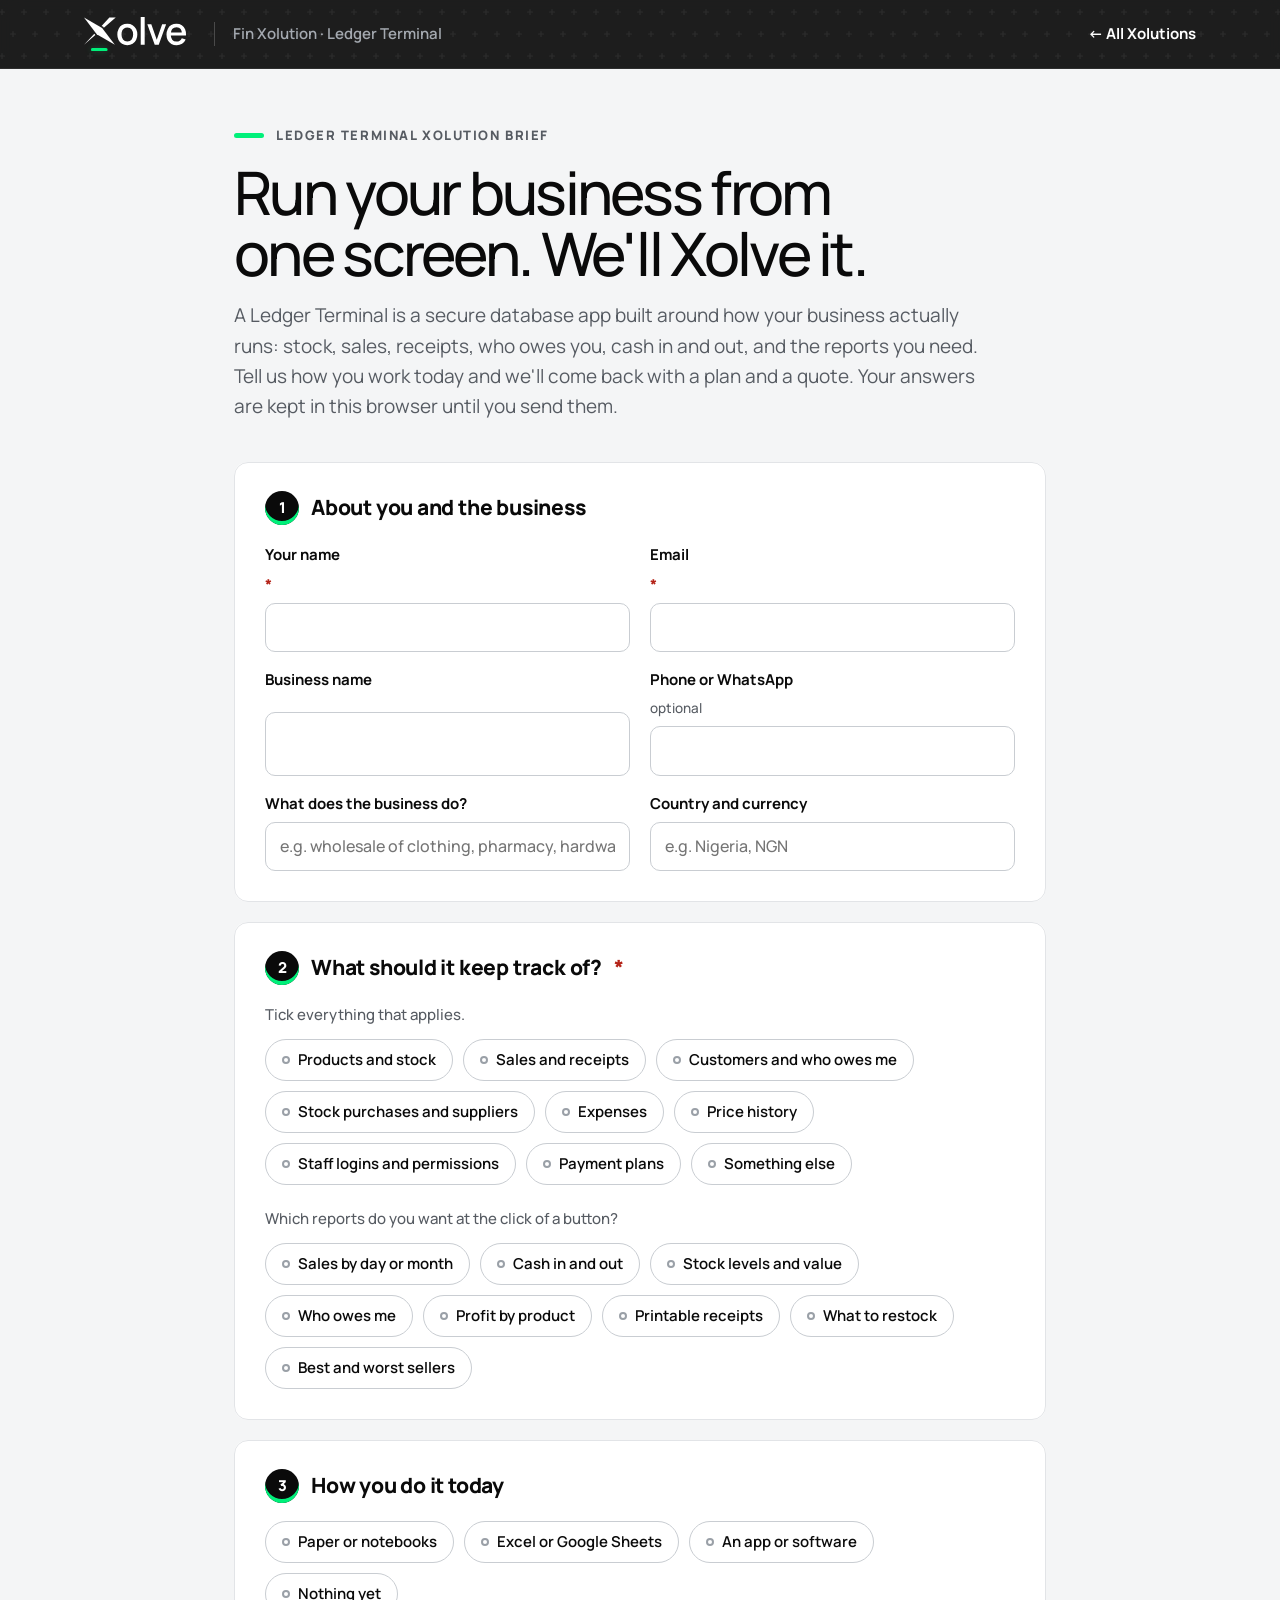
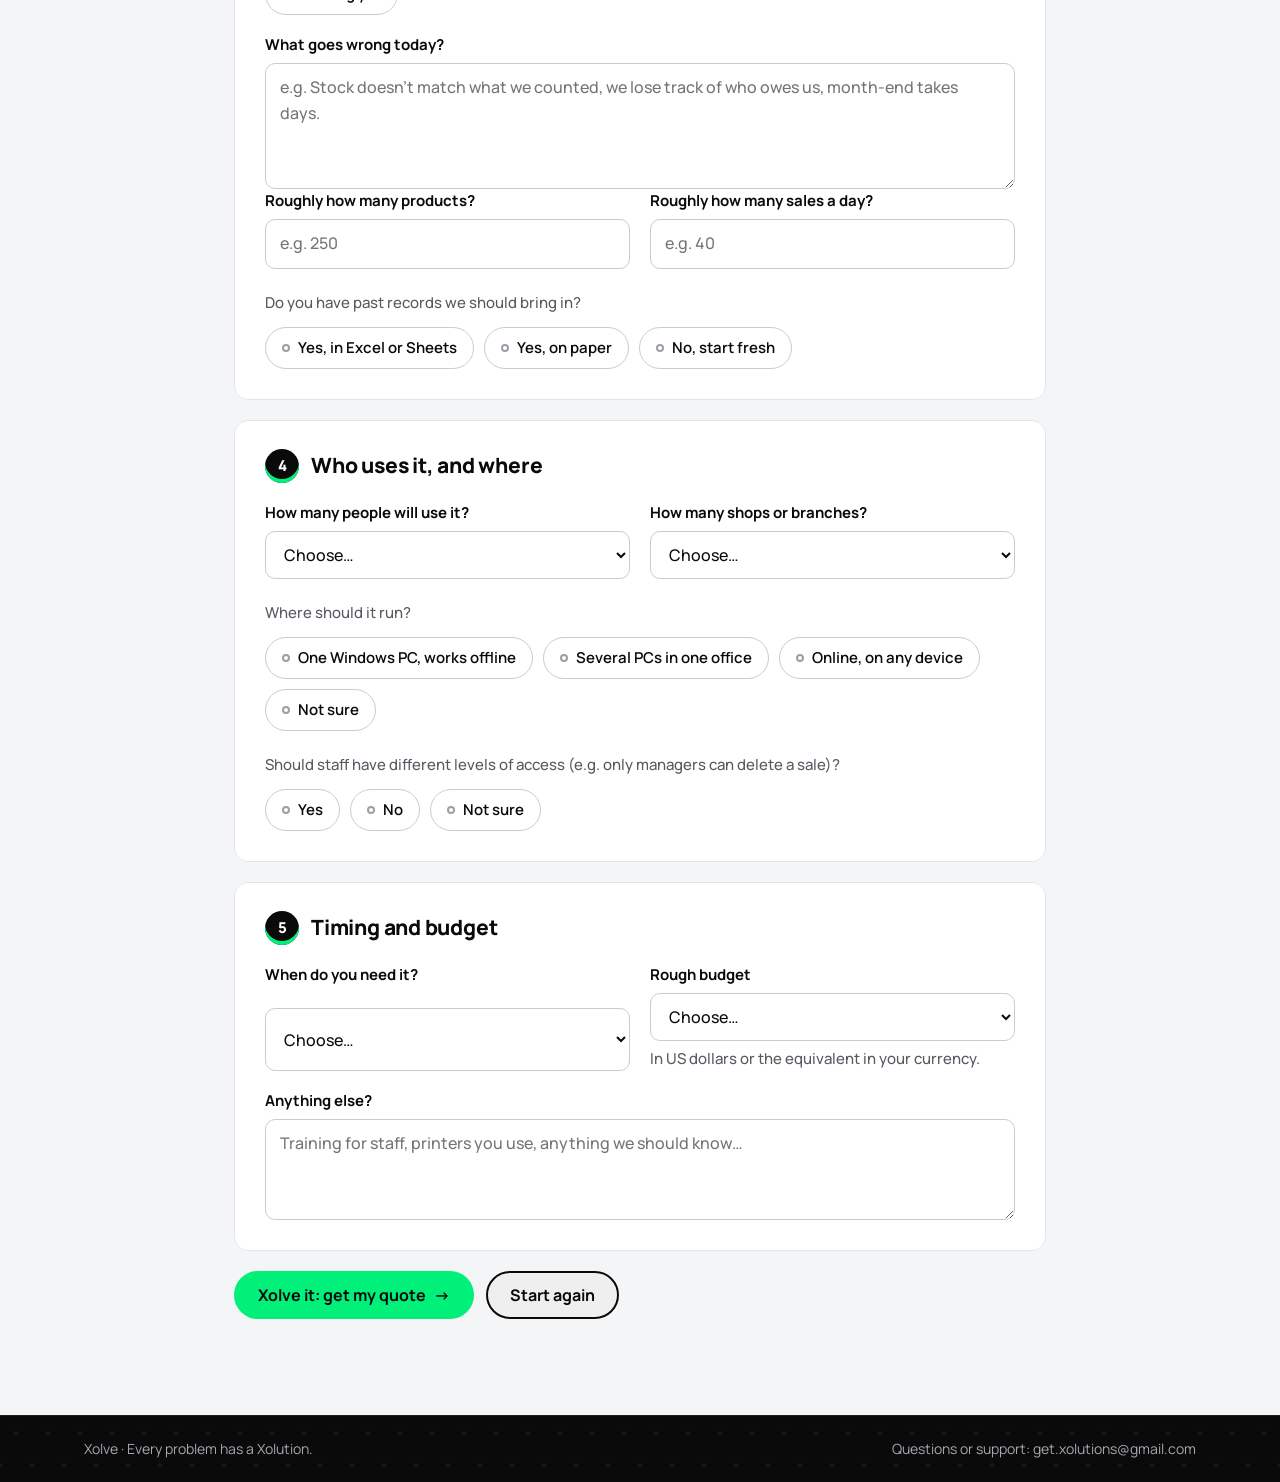
<file: start/ledger/index.html>
<!doctype html>
<html lang="en">
<head>
<meta charset="utf-8">
<script>if (location.hostname === "xolve-it.github.io") location.replace("https://xolve-it.pages.dev" + location.pathname + location.search + location.hash);</script>
<meta name="viewport" content="width=device-width, initial-scale=1">
<title>Ledger Terminal Xolution brief — Xolve</title>
<meta name="description" content="Tell Xolve how your business runs and get a custom ledger terminal: stock, sales, debtors, cash flow and reports in one secure database. Every problem has a Xolution.">
<link rel="icon" href="/favicon.ico?v=4" sizes="48x48">
<link rel="icon" href="/favicon.svg?v=4" type="image/svg+xml">
<link rel="apple-touch-icon" href="/apple-touch-icon.png">
<link rel="manifest" href="/site.webmanifest">
<meta name="theme-color" content="#0A0A0A">
<meta property="og:title" content="Ledger Terminal Xolution brief — Xolve">
<meta property="og:image" content="https://xolve-it.pages.dev/og-image-1200x630.png">
<link rel="preconnect" href="https://fonts.googleapis.com">
<link rel="preconnect" href="https://fonts.gstatic.com" crossorigin>
<link href="https://fonts.googleapis.com/css2?family=Manrope:wght@400;500;600;700;800&display=swap" rel="stylesheet">
<link rel="stylesheet" href="/css/style.css">
<link rel="stylesheet" href="/css/brief.css?v=2">
<link rel="stylesheet" href="/css/bulb.css">
</head>
<body class="brief-page">

<header class="top" data-xfield="compact">
  <div class="wrap top__inner">
    <a class="top__logo" href="/" aria-label="Xolve home">
      <img src="/assets/brand/xolve-wordmark-reversed.svg" alt="Xolve" width="120" height="40">
    </a>
    <span class="top__title">Fin Xolution · Ledger Terminal</span>
    <a class="top__back" href="/#fin">← All Xolutions</a>
  </div>
</header>

<main class="wrap brief" id="main">
  <div class="brief__intro">
    <p class="kicker">Ledger Terminal Xolution brief</p>
    <h1>Run your business from one screen. We'll Xolve it.</h1>
    <p class="section__lead">A Ledger Terminal is a secure database app built around how your business actually runs: stock, sales, receipts, who owes you, cash in and out, and the reports you need. Tell us how you work today and we'll come back with a plan and a quote. Your answers are kept in this browser until you send them.</p>
  </div>

  <form class="bform" id="ledgerForm" novalidate data-brief data-key="xolve-ledger-brief-v1" data-title="LEDGER TERMINAL XOLUTION BRIEF" data-subject="Ledger Terminal Xolution request">
    <!-- 1 -->
    <fieldset class="bcard">
      <legend><span class="bcard__n">1</span> About you and the business</legend>
      <div class="grid2">
        <label class="field">Your name <b class="req" aria-hidden="true">*</b>
          <input name="name" autocomplete="name" required data-msg="your name">
        </label>
        <label class="field">Email <b class="req" aria-hidden="true">*</b>
          <input name="email" type="email" autocomplete="email" required>
        </label>
        <label class="field">Business name
          <input name="org" autocomplete="organization">
        </label>
        <label class="field">Phone or WhatsApp <span class="opt">optional</span>
          <input name="phone" type="tel" autocomplete="tel">
        </label>
        <label class="field">What does the business do?
          <input name="industry" placeholder="e.g. wholesale of clothing, pharmacy, hardware store">
        </label>
        <label class="field">Country and currency
          <input name="country" placeholder="e.g. Nigeria, NGN">
        </label>
      </div>
    </fieldset>

    <!-- 2 -->
    <fieldset class="bcard">
      <legend><span class="bcard__n">2</span> What should it keep track of? <b class="req" aria-hidden="true">*</b></legend>
      <p class="help">Tick everything that applies.</p>
      <div class="chips" data-q="Track" data-required data-msg="at least one thing to track">
        <label class="chipbox"><input type="checkbox" name="track" value="Products and stock levels"><span>Products and stock</span></label>
        <label class="chipbox"><input type="checkbox" name="track" value="Sales and receipts"><span>Sales and receipts</span></label>
        <label class="chipbox"><input type="checkbox" name="track" value="Customers and money owed (debtors)"><span>Customers and who owes me</span></label>
        <label class="chipbox"><input type="checkbox" name="track" value="Stock purchases and suppliers"><span>Stock purchases and suppliers</span></label>
        <label class="chipbox"><input type="checkbox" name="track" value="Expenses"><span>Expenses</span></label>
        <label class="chipbox"><input type="checkbox" name="track" value="Price history"><span>Price history</span></label>
        <label class="chipbox"><input type="checkbox" name="track" value="Staff logins and permissions"><span>Staff logins and permissions</span></label>
        <label class="chipbox"><input type="checkbox" name="track" value="Payment plans and instalments"><span>Payment plans</span></label>
        <label class="chipbox"><input type="checkbox" name="track" value="Something else"><span>Something else</span></label>
      </div>
      <p class="help help--gap">Which reports do you want at the click of a button?</p>
      <div class="chips" data-q="Reports">
        <label class="chipbox"><input type="checkbox" name="reports" value="Daily or monthly sales"><span>Sales by day or month</span></label>
        <label class="chipbox"><input type="checkbox" name="reports" value="Cash in and cash out"><span>Cash in and out</span></label>
        <label class="chipbox"><input type="checkbox" name="reports" value="Stock levels and stock value"><span>Stock levels and value</span></label>
        <label class="chipbox"><input type="checkbox" name="reports" value="Who owes me and how much"><span>Who owes me</span></label>
        <label class="chipbox"><input type="checkbox" name="reports" value="Profit by product"><span>Profit by product</span></label>
        <label class="chipbox"><input type="checkbox" name="reports" value="Printable receipts and invoices"><span>Printable receipts</span></label>
        <label class="chipbox"><input type="checkbox" name="reports" value="Reorder list: what to restock and how much"><span>What to restock</span></label>
        <label class="chipbox"><input type="checkbox" name="reports" value="Best and worst sellers"><span>Best and worst sellers</span></label>
      </div>
    </fieldset>

    <!-- 3 -->
    <fieldset class="bcard">
      <legend><span class="bcard__n">3</span> How you do it today</legend>
      <div class="chips" data-q="Current method">
        <label class="chipbox"><input type="radio" name="today" value="Paper or notebooks"><span>Paper or notebooks</span></label>
        <label class="chipbox"><input type="radio" name="today" value="Excel or Google Sheets"><span>Excel or Google Sheets</span></label>
        <label class="chipbox"><input type="radio" name="today" value="An app or software"><span>An app or software</span></label>
        <label class="chipbox"><input type="radio" name="today" value="Nothing yet"><span>Nothing yet</span></label>
      </div>
      <label class="field field--gap">What goes wrong today?
        <textarea name="pain" rows="4" placeholder="e.g. Stock doesn't match what we counted, we lose track of who owes us, month-end takes days."></textarea>
      </label>
      <div class="grid2">
        <label class="field">Roughly how many products?
          <input name="productsCount" inputmode="numeric" placeholder="e.g. 250">
        </label>
        <label class="field">Roughly how many sales a day?
          <input name="salesPerDay" inputmode="numeric" placeholder="e.g. 40">
        </label>
      </div>
      <p class="help help--gap">Do you have past records we should bring in?</p>
      <div class="chips" data-q="Existing records to import">
        <label class="chipbox"><input type="radio" name="import" value="Yes, in Excel or Sheets"><span>Yes, in Excel or Sheets</span></label>
        <label class="chipbox"><input type="radio" name="import" value="Yes, on paper"><span>Yes, on paper</span></label>
        <label class="chipbox"><input type="radio" name="import" value="No, start fresh"><span>No, start fresh</span></label>
      </div>
    </fieldset>

    <!-- 4 -->
    <fieldset class="bcard">
      <legend><span class="bcard__n">4</span> Who uses it, and where</legend>
      <div class="grid2">
        <label class="field">How many people will use it?
          <select name="users">
            <option value="">Choose…</option>
            <option>Just me</option>
            <option>2–5</option>
            <option>6–15</option>
            <option>More than 15</option>
          </select>
        </label>
        <label class="field">How many shops or branches?
          <select name="branches">
            <option value="">Choose…</option>
            <option>One</option>
            <option>2–3</option>
            <option>More than 3</option>
          </select>
        </label>
      </div>
      <p class="help help--gap">Where should it run?</p>
      <div class="chips" data-q="Where it runs">
        <label class="chipbox"><input type="radio" name="platform" value="Desktop terminal on one Windows PC (works offline)"><span>One Windows PC, works offline</span></label>
        <label class="chipbox"><input type="radio" name="platform" value="Several PCs in the same office"><span>Several PCs in one office</span></label>
        <label class="chipbox"><input type="radio" name="platform" value="Online: any device, anywhere"><span>Online, on any device</span></label>
        <label class="chipbox"><input type="radio" name="platform" value="Not sure"><span>Not sure</span></label>
      </div>
      <p class="help help--gap">Should staff have different levels of access (e.g. only managers can delete a sale)?</p>
      <div class="chips" data-q="Access levels">
        <label class="chipbox"><input type="radio" name="access" value="Yes"><span>Yes</span></label>
        <label class="chipbox"><input type="radio" name="access" value="No"><span>No</span></label>
        <label class="chipbox"><input type="radio" name="access" value="Not sure"><span>Not sure</span></label>
      </div>
    </fieldset>

    <!-- 5 -->
    <fieldset class="bcard">
      <legend><span class="bcard__n">5</span> Timing and budget</legend>
      <div class="grid2">
        <label class="field">When do you need it?
          <select name="timeline">
            <option value="">Choose…</option>
            <option>As soon as possible</option>
            <option>Within a month</option>
            <option>In 1–3 months</option>
            <option>Flexible</option>
          </select>
        </label>
        <label class="field">Rough budget
          <select name="budget">
            <option value="">Choose…</option>
            <option>Not sure yet</option>
            <option>Under $500</option>
            <option>$500 – $1,500</option>
            <option>$1,500 – $4,000</option>
            <option>Over $4,000</option>
          </select>
          <span class="help">In US dollars or the equivalent in your currency.</span>
        </label>
      </div>
      <label class="field field--gap">Anything else?
        <textarea name="notes" rows="3" placeholder="Training for staff, printers you use, anything we should know…"></textarea>
      </label>
    </fieldset>

    <p class="berror" id="briefError" role="alert" hidden></p>
    <div class="bactions">
      <button class="btn btn--neon" type="submit">Xolve it: get my quote <span aria-hidden="true">→</span></button>
      <button class="btn btn--outline" type="button" id="briefReset">Start again</button>
      <span class="bsaved" id="briefSaved" aria-live="polite"></span>
    </div>
  </form>

  <section class="bdone" id="briefDone" hidden aria-labelledby="doneTitle" tabindex="-1">
    <p class="kicker">Brief ready</p>
    <h2 id="doneTitle">One last step: send it to us.</h2>
    <p>Your email app should open with the brief filled in, addressed to <a class="link" href="mailto:get.xolutions@gmail.com">get.xolutions@gmail.com</a>. Press send and we'll reply to arrange a short call. If nothing opened, copy or download the brief and email it to us.</p>
    <div class="bactions">
      <a class="btn btn--neon" id="briefMail" href="mailto:get.xolutions@gmail.com">Open email again</a>
      <button class="btn btn--outline" type="button" id="briefCopy">Copy brief</button>
      <button class="btn btn--outline" type="button" id="briefDownload">Download (.txt)</button>
      <button class="btn btn--outline" type="button" id="briefEdit">Edit answers</button>
    </div>
    <pre class="bpreview" id="briefPreview"></pre>
  </section>
</main>

<footer class="foot foot--slim" data-xfield>
  <div class="wrap foot__base">
    <span>Xolve · Every problem has a Xolution.</span>
    <a href="mailto:get.xolutions@gmail.com?subject=Support%20request">Questions or support: get.xolutions@gmail.com</a>
  </div>
</footer>

<script src="/js/brief.js?v=1"></script>
<script src="/js/xfield.js?v=3"></script>
<script src="/js/bulb.js?v=2"></script>
</body>
</html>
</file>
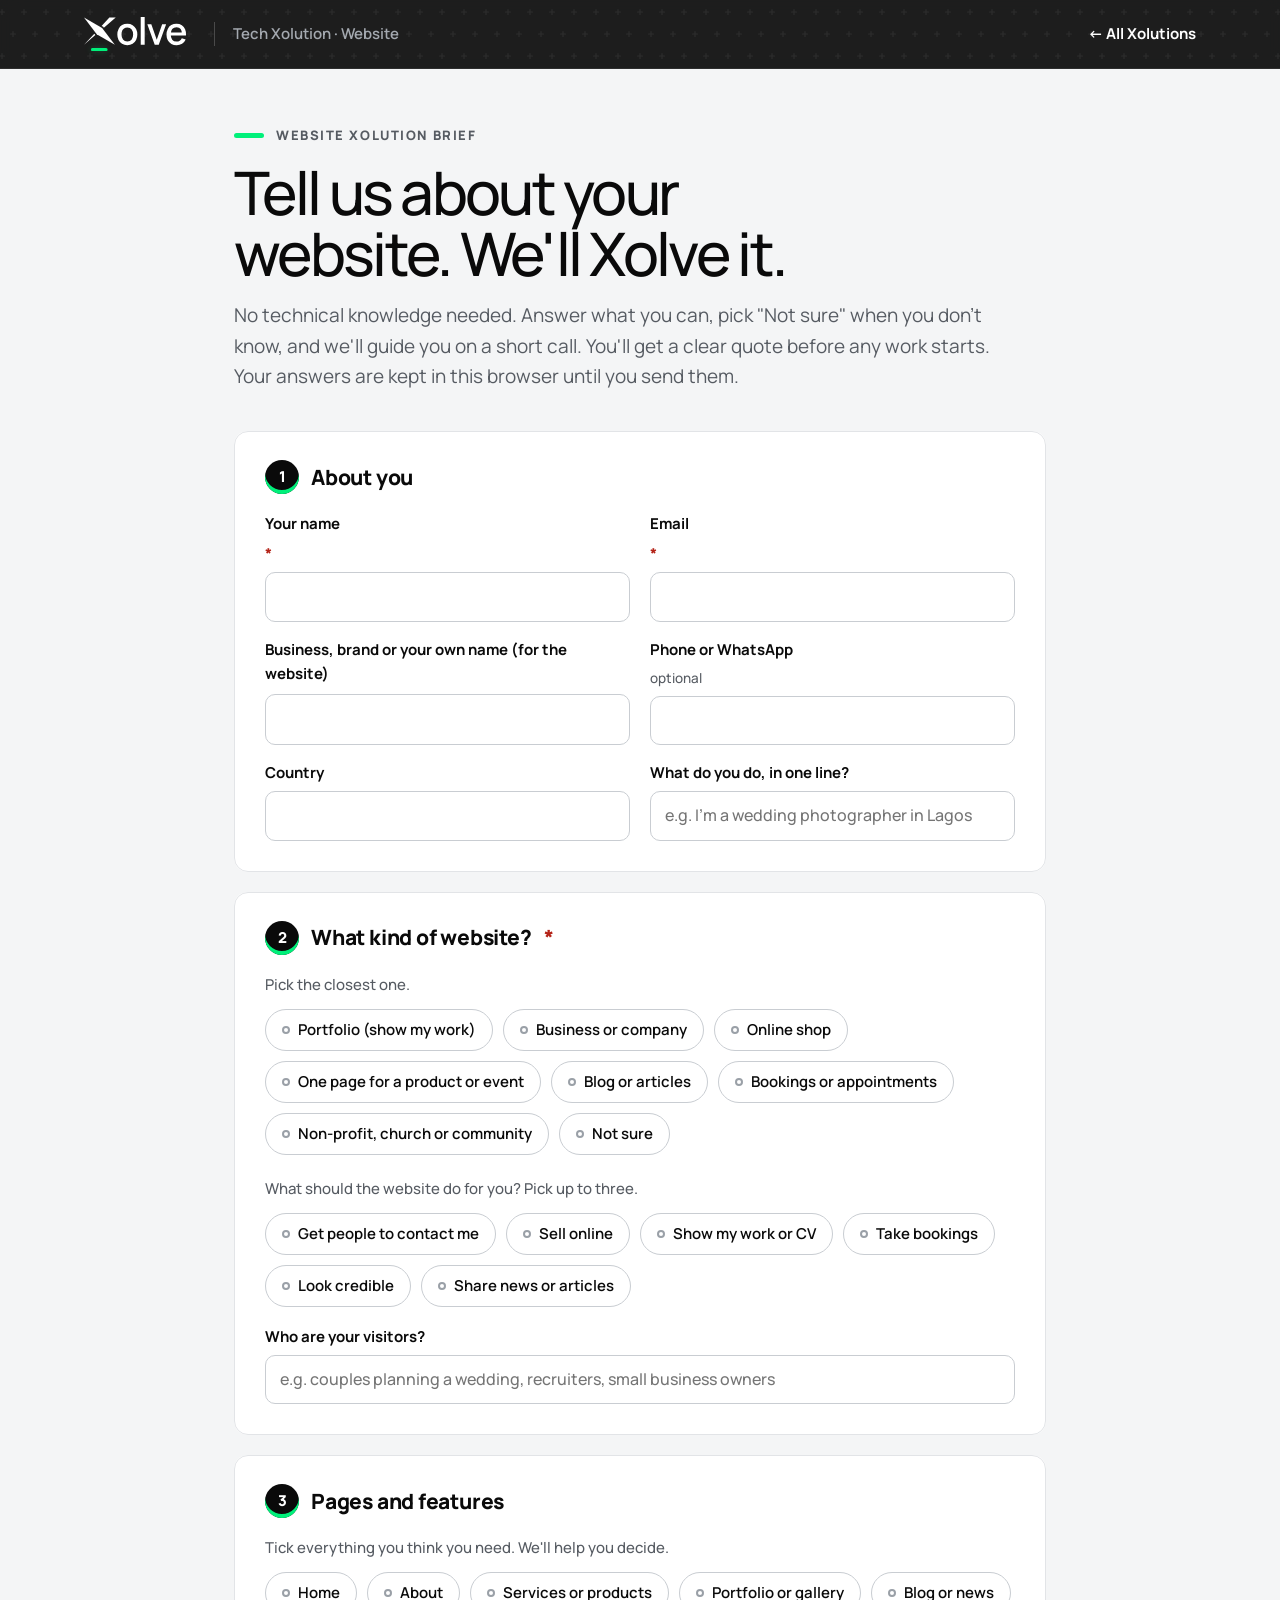
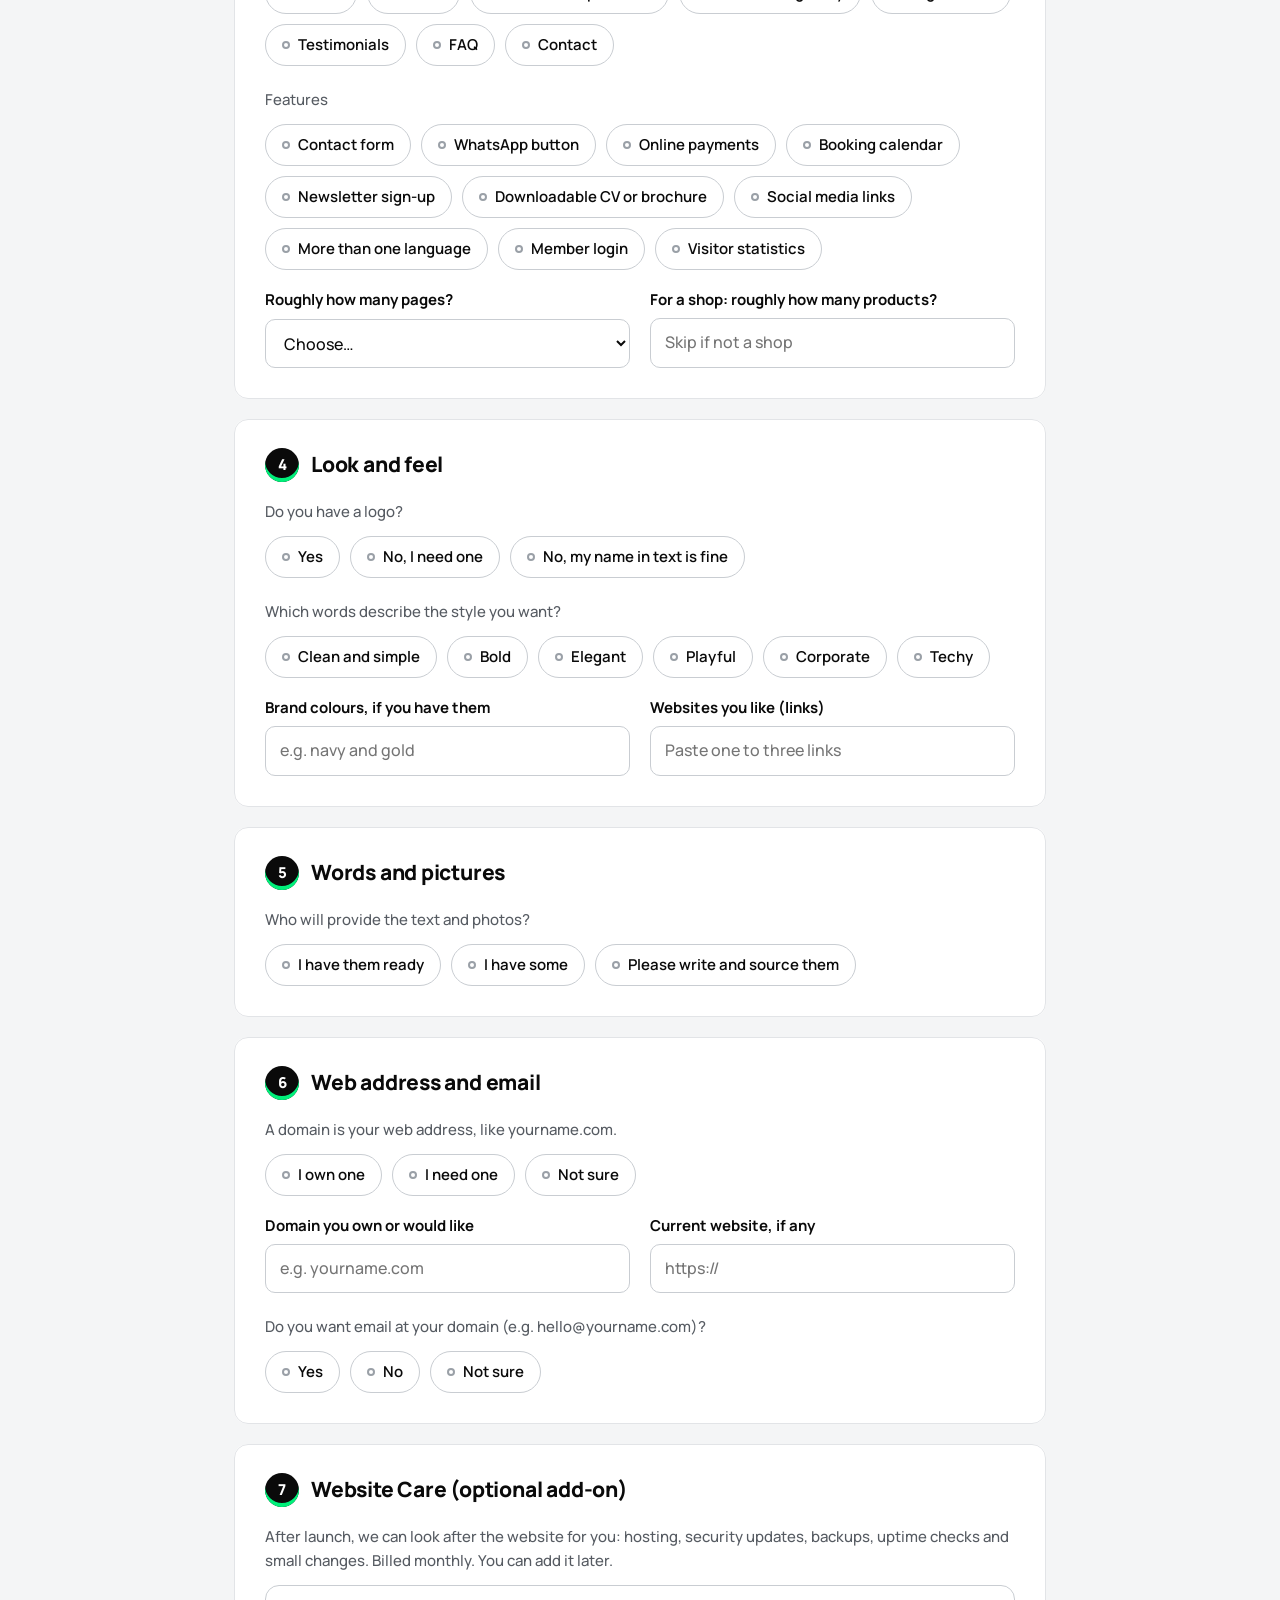
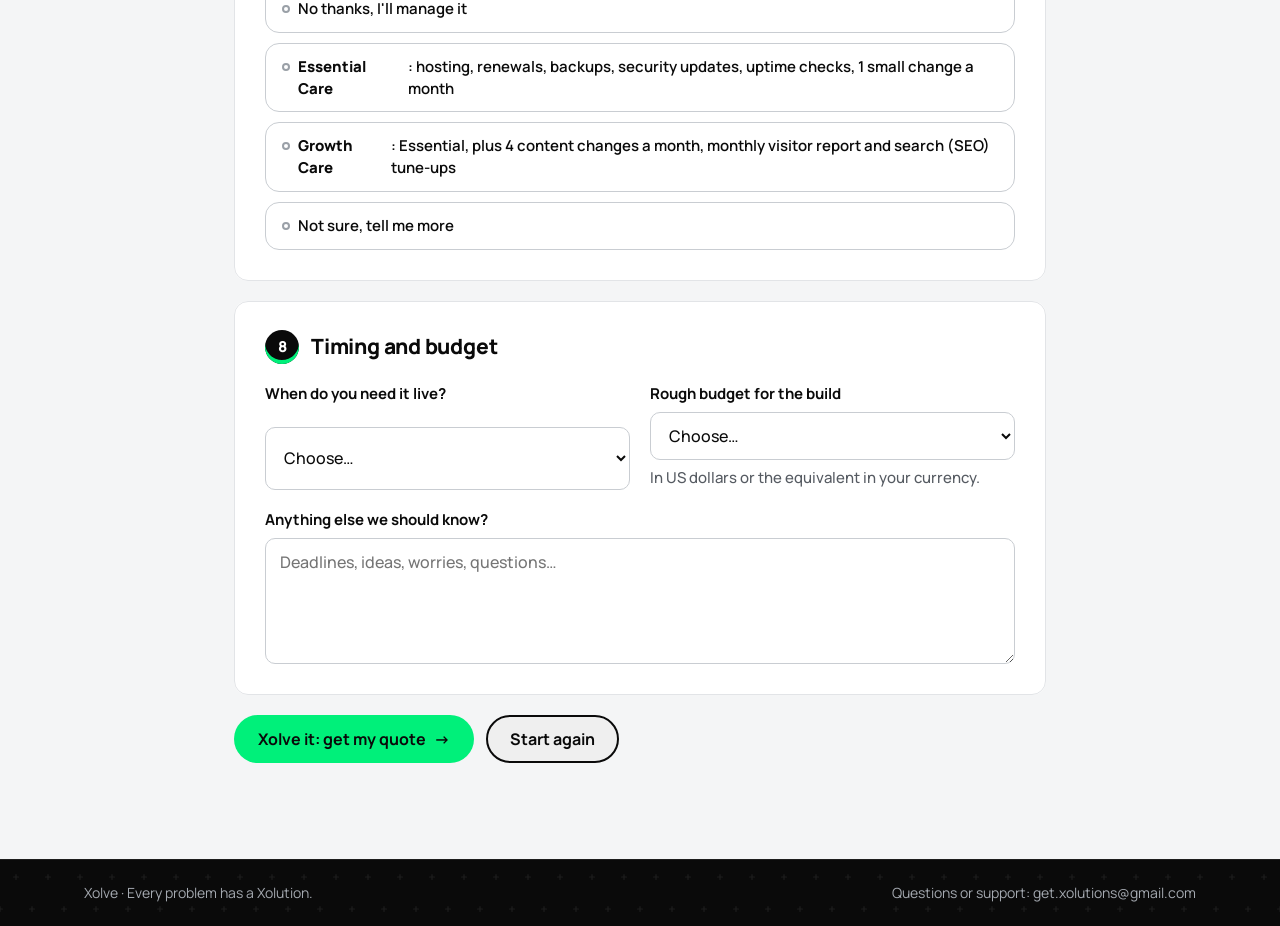
<file: start/website/index.html>
<!doctype html>
<html lang="en">
<head>
<meta charset="utf-8">
<script>if (location.hostname === "xolve-it.github.io") location.replace("https://xolve-it.pages.dev" + location.pathname + location.search + location.hash);</script>
<meta name="viewport" content="width=device-width, initial-scale=1">
<title>Website Xolution brief — Xolve</title>
<meta name="description" content="Tell Xolve about the website you want: a portfolio, a business site or an online shop. Get a quote. Every problem has a Xolution.">
<link rel="icon" href="/favicon.ico?v=4" sizes="48x48">
<link rel="icon" href="/favicon.svg?v=4" type="image/svg+xml">
<link rel="apple-touch-icon" href="/apple-touch-icon.png">
<link rel="manifest" href="/site.webmanifest">
<meta name="theme-color" content="#0A0A0A">
<meta property="og:title" content="Website Xolution brief — Xolve">
<meta property="og:image" content="https://xolve-it.pages.dev/og-image-1200x630.png">
<link rel="preconnect" href="https://fonts.googleapis.com">
<link rel="preconnect" href="https://fonts.gstatic.com" crossorigin>
<link href="https://fonts.googleapis.com/css2?family=Manrope:wght@400;500;600;700;800&display=swap" rel="stylesheet">
<link rel="stylesheet" href="/css/style.css">
<link rel="stylesheet" href="/css/brief.css?v=2">
<link rel="stylesheet" href="/css/bulb.css">
</head>
<body class="brief-page">

<header class="top" data-xfield="compact">
  <div class="wrap top__inner">
    <a class="top__logo" href="/" aria-label="Xolve home">
      <img src="/assets/brand/xolve-wordmark-reversed.svg" alt="Xolve" width="120" height="40">
    </a>
    <span class="top__title">Tech Xolution · Website</span>
    <a class="top__back" href="/#tech">← All Xolutions</a>
  </div>
</header>

<main class="wrap brief" id="main">
  <div class="brief__intro">
    <p class="kicker">Website Xolution brief</p>
    <h1>Tell us about your website. We'll Xolve it.</h1>
    <p class="section__lead">No technical knowledge needed. Answer what you can, pick "Not sure" when you don't know, and we'll guide you on a short call. You'll get a clear quote before any work starts. Your answers are kept in this browser until you send them.</p>
  </div>

  <form class="bform" id="websiteForm" novalidate data-brief data-key="xolve-website-brief-v1" data-title="WEBSITE XOLUTION BRIEF" data-subject="Website Xolution request">
    <!-- 1 -->
    <fieldset class="bcard">
      <legend><span class="bcard__n">1</span> About you</legend>
      <div class="grid2">
        <label class="field">Your name <b class="req" aria-hidden="true">*</b>
          <input name="name" autocomplete="name" required data-msg="your name">
        </label>
        <label class="field">Email <b class="req" aria-hidden="true">*</b>
          <input name="email" type="email" autocomplete="email" required>
        </label>
        <label class="field">Business, brand or your own name (for the website)
          <input name="org" autocomplete="organization">
        </label>
        <label class="field">Phone or WhatsApp <span class="opt">optional</span>
          <input name="phone" type="tel" autocomplete="tel">
        </label>
        <label class="field">Country
          <input name="country" autocomplete="country-name">
        </label>
        <label class="field">What do you do, in one line?
          <input name="about" placeholder="e.g. I'm a wedding photographer in Lagos">
        </label>
      </div>
    </fieldset>

    <!-- 2 -->
    <fieldset class="bcard">
      <legend><span class="bcard__n">2</span> What kind of website? <b class="req" aria-hidden="true">*</b></legend>
      <p class="help">Pick the closest one.</p>
      <div class="chips" data-q="Type of website" data-required data-msg="the type of website">
        <label class="chipbox"><input type="radio" name="type" value="Portfolio website"><span>Portfolio (show my work)</span></label>
        <label class="chipbox"><input type="radio" name="type" value="Business website"><span>Business or company</span></label>
        <label class="chipbox"><input type="radio" name="type" value="Online shop"><span>Online shop</span></label>
        <label class="chipbox"><input type="radio" name="type" value="Landing page"><span>One page for a product or event</span></label>
        <label class="chipbox"><input type="radio" name="type" value="Blog or content site"><span>Blog or articles</span></label>
        <label class="chipbox"><input type="radio" name="type" value="Bookings site"><span>Bookings or appointments</span></label>
        <label class="chipbox"><input type="radio" name="type" value="Non-profit, church or community"><span>Non-profit, church or community</span></label>
        <label class="chipbox"><input type="radio" name="type" value="Not sure"><span>Not sure</span></label>
      </div>
      <p class="help help--gap">What should the website do for you? Pick up to three.</p>
      <div class="chips" data-q="Main goals">
        <label class="chipbox"><input type="checkbox" name="goals" value="Get people to contact me"><span>Get people to contact me</span></label>
        <label class="chipbox"><input type="checkbox" name="goals" value="Sell products online"><span>Sell online</span></label>
        <label class="chipbox"><input type="checkbox" name="goals" value="Show my work or CV"><span>Show my work or CV</span></label>
        <label class="chipbox"><input type="checkbox" name="goals" value="Take bookings"><span>Take bookings</span></label>
        <label class="chipbox"><input type="checkbox" name="goals" value="Look credible and professional"><span>Look credible</span></label>
        <label class="chipbox"><input type="checkbox" name="goals" value="Share news or articles"><span>Share news or articles</span></label>
      </div>
      <label class="field field--gap">Who are your visitors?
        <input name="audience" placeholder="e.g. couples planning a wedding, recruiters, small business owners">
      </label>
    </fieldset>

    <!-- 3 -->
    <fieldset class="bcard">
      <legend><span class="bcard__n">3</span> Pages and features</legend>
      <p class="help">Tick everything you think you need. We'll help you decide.</p>
      <div class="chips" data-q="Pages">
        <label class="chipbox"><input type="checkbox" name="pages" value="Home"><span>Home</span></label>
        <label class="chipbox"><input type="checkbox" name="pages" value="About"><span>About</span></label>
        <label class="chipbox"><input type="checkbox" name="pages" value="Services or products"><span>Services or products</span></label>
        <label class="chipbox"><input type="checkbox" name="pages" value="Portfolio or gallery"><span>Portfolio or gallery</span></label>
        <label class="chipbox"><input type="checkbox" name="pages" value="Blog or news"><span>Blog or news</span></label>
        <label class="chipbox"><input type="checkbox" name="pages" value="Testimonials"><span>Testimonials</span></label>
        <label class="chipbox"><input type="checkbox" name="pages" value="FAQ"><span>FAQ</span></label>
        <label class="chipbox"><input type="checkbox" name="pages" value="Contact"><span>Contact</span></label>
      </div>
      <p class="help help--gap">Features</p>
      <div class="chips" data-q="Features">
        <label class="chipbox"><input type="checkbox" name="features" value="Contact form"><span>Contact form</span></label>
        <label class="chipbox"><input type="checkbox" name="features" value="WhatsApp chat button"><span>WhatsApp button</span></label>
        <label class="chipbox"><input type="checkbox" name="features" value="Online payments"><span>Online payments</span></label>
        <label class="chipbox"><input type="checkbox" name="features" value="Booking calendar"><span>Booking calendar</span></label>
        <label class="chipbox"><input type="checkbox" name="features" value="Newsletter sign-up"><span>Newsletter sign-up</span></label>
        <label class="chipbox"><input type="checkbox" name="features" value="Downloadable CV or brochure"><span>Downloadable CV or brochure</span></label>
        <label class="chipbox"><input type="checkbox" name="features" value="Social media links"><span>Social media links</span></label>
        <label class="chipbox"><input type="checkbox" name="features" value="Multiple languages"><span>More than one language</span></label>
        <label class="chipbox"><input type="checkbox" name="features" value="Member login"><span>Member login</span></label>
        <label class="chipbox"><input type="checkbox" name="features" value="Visitor statistics"><span>Visitor statistics</span></label>
      </div>
      <div class="grid2 field--gap">
        <label class="field">Roughly how many pages?
          <select name="size">
            <option value="">Choose…</option>
            <option>1 page</option>
            <option>2–5 pages</option>
            <option>6–10 pages</option>
            <option>More than 10</option>
            <option>Not sure</option>
          </select>
        </label>
        <label class="field">For a shop: roughly how many products?
          <input name="products" inputmode="numeric" placeholder="Skip if not a shop">
        </label>
      </div>
    </fieldset>

    <!-- 4 -->
    <fieldset class="bcard">
      <legend><span class="bcard__n">4</span> Look and feel</legend>
      <p class="help">Do you have a logo?</p>
      <div class="chips" data-q="Logo">
        <label class="chipbox"><input type="radio" name="logo" value="Yes, I have a logo"><span>Yes</span></label>
        <label class="chipbox"><input type="radio" name="logo" value="No, I need one designed"><span>No, I need one</span></label>
        <label class="chipbox"><input type="radio" name="logo" value="No, text is fine"><span>No, my name in text is fine</span></label>
      </div>
      <p class="help help--gap">Which words describe the style you want?</p>
      <div class="chips" data-q="Style">
        <label class="chipbox"><input type="checkbox" name="style" value="Clean and simple"><span>Clean and simple</span></label>
        <label class="chipbox"><input type="checkbox" name="style" value="Bold"><span>Bold</span></label>
        <label class="chipbox"><input type="checkbox" name="style" value="Elegant"><span>Elegant</span></label>
        <label class="chipbox"><input type="checkbox" name="style" value="Playful"><span>Playful</span></label>
        <label class="chipbox"><input type="checkbox" name="style" value="Corporate"><span>Corporate</span></label>
        <label class="chipbox"><input type="checkbox" name="style" value="Techy"><span>Techy</span></label>
      </div>
      <div class="grid2 field--gap">
        <label class="field">Brand colours, if you have them
          <input name="colours" placeholder="e.g. navy and gold">
        </label>
        <label class="field">Websites you like (links)
          <input name="likes" placeholder="Paste one to three links">
        </label>
      </div>
    </fieldset>

    <!-- 5 -->
    <fieldset class="bcard">
      <legend><span class="bcard__n">5</span> Words and pictures</legend>
      <p class="help">Who will provide the text and photos?</p>
      <div class="chips" data-q="Content">
        <label class="chipbox"><input type="radio" name="content" value="I have the text and photos ready"><span>I have them ready</span></label>
        <label class="chipbox"><input type="radio" name="content" value="I have some, need help with the rest"><span>I have some</span></label>
        <label class="chipbox"><input type="radio" name="content" value="Please write the text and source photos"><span>Please write and source them</span></label>
      </div>
    </fieldset>

    <!-- 6 -->
    <fieldset class="bcard">
      <legend><span class="bcard__n">6</span> Web address and email</legend>
      <p class="help">A domain is your web address, like yourname.com.</p>
      <div class="chips" data-q="Domain">
        <label class="chipbox"><input type="radio" name="domain" value="I already own a domain"><span>I own one</span></label>
        <label class="chipbox"><input type="radio" name="domain" value="I need a domain"><span>I need one</span></label>
        <label class="chipbox"><input type="radio" name="domain" value="Not sure"><span>Not sure</span></label>
      </div>
      <div class="grid2 field--gap">
        <label class="field">Domain you own or would like
          <input name="domainName" placeholder="e.g. yourname.com">
        </label>
        <label class="field">Current website, if any
          <input name="current" type="url" inputmode="url" placeholder="https://">
        </label>
      </div>
      <p class="help help--gap">Do you want email at your domain (e.g. hello@yourname.com)?</p>
      <div class="chips" data-q="Domain email">
        <label class="chipbox"><input type="radio" name="mail" value="Yes"><span>Yes</span></label>
        <label class="chipbox"><input type="radio" name="mail" value="No"><span>No</span></label>
        <label class="chipbox"><input type="radio" name="mail" value="Not sure"><span>Not sure</span></label>
      </div>
    </fieldset>

    <!-- 7 -->
    <fieldset class="bcard" id="care">
      <legend><span class="bcard__n">7</span> Website Care (optional add-on)</legend>
      <p class="help">After launch, we can look after the website for you: hosting, security updates, backups, uptime checks and small changes. Billed monthly. You can add it later.</p>
      <div class="chips chips--stack" data-q="Website Care add-on">
        <label class="chipbox"><input type="radio" name="care" value="No thanks"><span>No thanks, I'll manage it</span></label>
        <label class="chipbox"><input type="radio" name="care" value="Essential Care"><span><b>Essential Care</b>: hosting, renewals, backups, security updates, uptime checks, 1 small change a month</span></label>
        <label class="chipbox"><input type="radio" name="care" value="Growth Care"><span><b>Growth Care</b>: Essential, plus 4 content changes a month, monthly visitor report and search (SEO) tune-ups</span></label>
        <label class="chipbox"><input type="radio" name="care" value="Not sure"><span>Not sure, tell me more</span></label>
      </div>
    </fieldset>

    <!-- 8 -->
    <fieldset class="bcard">
      <legend><span class="bcard__n">8</span> Timing and budget</legend>
      <div class="grid2">
        <label class="field">When do you need it live?
          <select name="timeline">
            <option value="">Choose…</option>
            <option>As soon as possible</option>
            <option>Within 2 weeks</option>
            <option>Within a month</option>
            <option>In 1–3 months</option>
            <option>Flexible</option>
          </select>
        </label>
        <label class="field">Rough budget for the build
          <select name="budget">
            <option value="">Choose…</option>
            <option>Not sure yet</option>
            <option>Under $300</option>
            <option>$300 – $800</option>
            <option>$800 – $2,000</option>
            <option>$2,000 – $5,000</option>
            <option>Over $5,000</option>
          </select>
          <span class="help">In US dollars or the equivalent in your currency.</span>
        </label>
      </div>
      <label class="field field--gap">Anything else we should know?
        <textarea name="notes" rows="4" placeholder="Deadlines, ideas, worries, questions…"></textarea>
      </label>
    </fieldset>

    <p class="berror" id="briefError" role="alert" hidden></p>
    <div class="bactions">
      <button class="btn btn--neon" type="submit">Xolve it: get my quote <span aria-hidden="true">→</span></button>
      <button class="btn btn--outline" type="button" id="briefReset">Start again</button>
      <span class="bsaved" id="briefSaved" aria-live="polite"></span>
    </div>
  </form>

  <section class="bdone" id="briefDone" hidden aria-labelledby="doneTitle" tabindex="-1">
    <p class="kicker">Brief ready</p>
    <h2 id="doneTitle">One last step: send it to us.</h2>
    <p>Your email app should open with the brief filled in, addressed to <a class="link" href="mailto:get.xolutions@gmail.com">get.xolutions@gmail.com</a>. Press send and we'll reply with questions or a quote. If nothing opened, copy or download the brief and email it to us.</p>
    <div class="bactions">
      <a class="btn btn--neon" id="briefMail" href="mailto:get.xolutions@gmail.com">Open email again</a>
      <button class="btn btn--outline" type="button" id="briefCopy">Copy brief</button>
      <button class="btn btn--outline" type="button" id="briefDownload">Download (.txt)</button>
      <button class="btn btn--outline" type="button" id="briefEdit">Edit answers</button>
    </div>
    <pre class="bpreview" id="briefPreview"></pre>
  </section>
</main>

<footer class="foot foot--slim" data-xfield>
  <div class="wrap foot__base">
    <span>Xolve · Every problem has a Xolution.</span>
    <a href="mailto:get.xolutions@gmail.com?subject=Support%20request">Questions or support: get.xolutions@gmail.com</a>
  </div>
</footer>

<script src="/js/brief.js?v=1"></script>
<script src="/js/xfield.js?v=3"></script>
<script src="/js/bulb.js?v=2"></script>
</body>
</html>
</file>
<file: css/style.css>
/* =====================================================================
   XOLVE — site styles
   Brand rules (from the logo kit): ink #0A0A0A, white, neon green #00F07A.
   Neon green is only ever a bar, a fill or a background — never text.
   ===================================================================== */

:root {
  --ink: #0A0A0A;
  --ink-2: #16181B;
  --ink-3: #24272C;
  --paper: #FFFFFF;
  --surface: #F4F5F6;
  --rule: #E2E4E7;
  --muted: #565B62;
  --muted-dark: #A4A9B0;
  --neon: #00F07A;
  --neon-press: #00D46B;
  --radius: 14px;
  --radius-sm: 10px;
  --wrap: 1160px;
  --font: "Manrope", system-ui, -apple-system, "Segoe UI", Roboto, Arial, sans-serif;
  --header-h: 68px;
}

*, *::before, *::after { box-sizing: border-box; }
html { scroll-behavior: smooth; scroll-padding-top: calc(var(--header-h) + 12px); -webkit-text-size-adjust: 100%; }
@media (prefers-reduced-motion: reduce) { html { scroll-behavior: auto; } }
body {
  margin: 0;
  font-family: var(--font);
  font-size: 17px;
  line-height: 1.6;
  color: var(--ink);
  background: var(--paper);
  -webkit-font-smoothing: antialiased;
}
img, svg { display: block; max-width: 100%; }
a { color: inherit; }
h1, h2, h3 { margin: 0; line-height: 1.12; letter-spacing: -0.02em; text-wrap: balance; }
p { margin: 0; }
ul, ol { margin: 0; padding: 0; list-style: none; }
:focus-visible { outline: 3px solid var(--neon); outline-offset: 3px; border-radius: 4px; }

.wrap { width: 100%; max-width: var(--wrap); margin: 0 auto; padding: 0 24px; }
.skip { position: absolute; left: 12px; top: -60px; z-index: 100; background: var(--neon); color: var(--ink); padding: 10px 16px; border-radius: 8px; font-weight: 700; text-decoration: none; }
.skip:focus { top: 12px; }

/* ---------- buttons & links ---------- */
.btn {
  display: inline-flex; align-items: center; justify-content: center; gap: 8px;
  min-height: 48px; padding: 0 22px;
  border: 2px solid transparent; border-radius: 999px;
  font: inherit; font-weight: 700; font-size: 16px; line-height: 1;
  text-decoration: none; cursor: pointer; white-space: nowrap;
  transition: background-color .15s, border-color .15s, color .15s, transform .15s;
}
.btn:active { transform: translateY(1px); }
.btn span { transition: transform .15s; }
.btn:hover span { transform: translateX(3px); }
.btn--sm { min-height: 40px; padding: 0 18px; font-size: 15px; }
.btn--neon { background: var(--neon); color: var(--ink); }
.btn--neon:hover { background: var(--neon-press); }
.btn--ink { background: var(--ink); color: var(--paper); }
.btn--ink:hover { background: var(--ink-3); }
.btn--ghost { border-color: rgba(255, 255, 255, .35); color: var(--paper); }
.btn--ghost:hover { border-color: var(--paper); }
.btn--outline { border-color: var(--ink); color: var(--ink); }
.btn--outline:hover { background: var(--ink); color: var(--paper); }

.link {
  font-weight: 700; text-decoration: none;
  background: linear-gradient(var(--neon), var(--neon)) 0 100% / 100% 3px no-repeat;
  padding-bottom: 2px;
}
.link:hover { background-size: 100% 100%; }

/* ---------- kicker: label with the logo's green bar ---------- */
.kicker {
  display: flex; align-items: center; gap: 12px;
  font-size: 13px; font-weight: 800; letter-spacing: .12em; text-transform: uppercase;
  color: var(--muted); margin-bottom: 16px;
}
.kicker::before { content: ""; width: 30px; height: 5px; border-radius: 3px; background: var(--neon); flex: none; }
.kicker--dark { color: var(--muted-dark); }

/* ---------- header ---------- */
.top {
  position: sticky; top: 0; z-index: 50;
  background: rgba(10, 10, 10, .92);
  -webkit-backdrop-filter: saturate(140%) blur(10px); backdrop-filter: saturate(140%) blur(10px);
  border-bottom: 1px solid rgba(255, 255, 255, .08);
  color: var(--paper);
}
.top__inner { display: flex; align-items: center; gap: 28px; height: var(--header-h); }
.top__logo img { height: 34px; width: auto; }
.top__nav { display: flex; gap: 26px; margin-left: auto; }
.top__nav a { text-decoration: none; font-size: 15px; font-weight: 600; color: var(--muted-dark); transition: color .15s; }
.top__nav a:hover, .top__nav a.is-active { color: var(--paper); }
.top__menu { display: none; }

/* ---------- hero ---------- */
.hero { background: var(--ink); color: var(--paper); padding: 72px 0 56px; overflow: hidden; }
.hero__grid { display: grid; grid-template-columns: minmax(0, 1.25fr) minmax(0, .75fr); gap: 48px; align-items: center; }
.hero h1 { font-size: clamp(42px, 6.4vw, 80px); font-weight: 800; letter-spacing: -0.035em; line-height: 1.02; }
.hl {
  background: linear-gradient(var(--neon), var(--neon)) 0 96% / 100% .11em no-repeat;
  padding-bottom: .06em;
}
.hero .lead { font-size: clamp(18px, 2vw, 21px); color: #D2D5D9; max-width: 34em; margin-top: 24px; }
.hero__ctas { display: flex; flex-wrap: wrap; gap: 14px; margin-top: 34px; }
.hero__mark { display: flex; justify-content: center; }
.hero__mark img { width: min(100%, 320px); height: auto; }
.hero__facts {
  display: grid; grid-template-columns: repeat(3, minmax(0, 1fr)); gap: 1px;
  margin-top: 64px; background: rgba(255, 255, 255, .1);
  border: 1px solid rgba(255, 255, 255, .1); border-radius: var(--radius); overflow: hidden;
}
.hero__facts li { background: var(--ink); padding: 22px 24px; display: grid; gap: 4px; }
.hero__facts b { font-size: 16px; }
.hero__facts span { font-size: 15px; color: var(--muted-dark); line-height: 1.5; }

/* ---------- sections ---------- */
.section { padding: 96px 0; }
.section--alt { background: var(--surface); }
.section--dark { background: var(--ink); color: var(--paper); }
.section h2 { font-size: clamp(32px, 4.2vw, 50px); font-weight: 800; max-width: 18em; }
.section__lead { font-size: 19px; color: var(--muted); max-width: 40em; margin-top: 16px; }

/* ---------- xolutions ---------- */
.xols { display: grid; grid-template-columns: repeat(2, minmax(0, 1fr)); gap: 24px; margin-top: 48px; }
.xol {
  position: relative; display: flex; flex-direction: column;
  background: var(--paper); border: 1px solid var(--rule); border-radius: var(--radius);
  padding: 36px 34px 30px; transition: border-color .2s, box-shadow .2s, transform .2s;
}
.xol::after { /* green bar along the top, like the logo's bar */
  content: ""; position: absolute; left: 34px; top: -3px; width: 56px; height: 6px; border-radius: 3px; background: var(--neon);
}
.xol:hover { border-color: #C9CDD2; box-shadow: 0 18px 40px -24px rgba(10, 10, 10, .35); transform: translateY(-2px); }
.xol__head { display: flex; align-items: center; gap: 16px; }
.xol__icon { width: 52px; height: 52px; flex: none; border-radius: 12px; background: var(--ink); display: grid; place-items: center; }
.xol__icon svg { width: 26px; height: 26px; fill: none; stroke: var(--neon); stroke-width: 2; stroke-linecap: round; stroke-linejoin: round; }
.xol__tag { font-size: 12.5px; font-weight: 800; letter-spacing: .1em; text-transform: uppercase; color: var(--muted); }
.xol h3 { font-size: 26px; font-weight: 800; margin-top: 2px; }
.xol__problem { font-size: 19px; font-weight: 600; margin: 22px 0 18px; }
.ticks { display: grid; gap: 10px; }
.ticks li { position: relative; padding-left: 30px; color: #2A2E33; }
.ticks li::before {
  content: ""; position: absolute; left: 0; top: .42em; width: 18px; height: 18px; border-radius: 50%;
  background: var(--ink) url("data:image/svg+xml,%3Csvg xmlns='http://www.w3.org/2000/svg' viewBox='0 0 24 24' fill='none' stroke='%2300F07A' stroke-width='3.2' stroke-linecap='round' stroke-linejoin='round'%3E%3Cpath d='M6 12.5l4 4 8-9'/%3E%3C/svg%3E") center / 12px no-repeat;
}
.xol__who { margin-top: 22px; padding-top: 20px; border-top: 1px solid var(--rule); color: var(--muted); font-size: 16px; }
.xol__who b { color: var(--ink); }
.xol__ctas { display: flex; flex-wrap: wrap; align-items: center; gap: 22px; margin-top: auto; padding-top: 26px; }
.xol__note { font-size: 14px; color: var(--muted); margin-top: 14px; }

.xol-custom {
  display: flex; align-items: center; justify-content: space-between; gap: 24px; flex-wrap: wrap;
  margin-top: 24px; padding: 28px 34px; border-radius: var(--radius);
  border: 2px dashed #C9CDD2;
}
.xol-custom h3 { font-size: 22px; font-weight: 800; }
.xol-custom p { color: var(--muted); margin-top: 4px; }

/* ---------- process ---------- */
.steps { display: grid; grid-template-columns: repeat(4, minmax(0, 1fr)); gap: 20px; margin-top: 48px; counter-reset: s; }
.step { background: var(--paper); border: 1px solid var(--rule); border-radius: var(--radius); padding: 28px 26px; }
.step__n { display: inline-block; font-size: 14px; font-weight: 800; letter-spacing: .06em; padding-bottom: 8px; background: linear-gradient(var(--neon), var(--neon)) 0 100% / 28px 5px no-repeat; }
.step h3 { font-size: 21px; font-weight: 800; margin-top: 18px; }
.step p { color: var(--muted); margin-top: 8px; font-size: 16px; }

/* ---------- work ---------- */
.work { display: grid; grid-template-columns: repeat(3, minmax(0, 1fr)); gap: 20px; margin-top: 48px; }
.work__card { display: flex; flex-direction: column; border: 1px solid var(--rule); border-radius: var(--radius); padding: 28px 26px; }
.work__card h3 { font-size: 21px; font-weight: 800; margin-top: 10px; }
.work__card p:not(.xol__tag) { color: var(--muted); margin-top: 10px; font-size: 16px; }
.work__links { display: flex; flex-wrap: wrap; gap: 10px 20px; margin-top: auto; padding-top: 22px; font-size: 15px; }

/* ---------- about ---------- */
.about { display: grid; grid-template-columns: minmax(0, 1.15fr) minmax(0, .85fr); gap: 56px; align-items: start; }
.about__text > p:not(.kicker) { color: #2A2E33; margin-top: 18px; font-size: 18px; max-width: 36em; }
.about__text h2 + p { margin-top: 24px !important; }
.values { display: grid; gap: 12px; margin-top: 28px; }
.values li { padding: 16px 20px; background: var(--paper); border: 1px solid var(--rule); border-radius: var(--radius-sm); }
.founder {
  background: var(--ink); color: var(--paper); border-radius: var(--radius); padding: 32px 30px;
  position: relative; overflow: hidden;
}
.founder::after { content: ""; position: absolute; left: 30px; bottom: 0; width: 72px; height: 6px; border-radius: 3px 3px 0 0; background: var(--neon); }
.founder__top { display: flex; align-items: center; gap: 16px; }
.founder__mono {
  width: 64px; height: 64px; flex: none; border-radius: 50%; display: grid; place-items: center;
  background: var(--ink-3); border: 2px solid var(--neon); font-weight: 800; font-size: 22px; letter-spacing: -.02em;
}
.founder__role { font-size: 12.5px; font-weight: 800; letter-spacing: .12em; text-transform: uppercase; color: var(--muted-dark); }
.founder h3 { font-size: 24px; font-weight: 800; margin-top: 2px; }
.founder > p { color: #D2D5D9; margin-top: 20px; font-size: 16px; }
.founder__links { display: flex; flex-wrap: wrap; align-items: center; gap: 22px; margin-top: 26px; }
.founder .btn--ink { background: var(--paper); color: var(--ink); }
.founder .btn--ink:hover { background: #E6E8EA; }

/* ---------- contact ---------- */
.contact { display: grid; grid-template-columns: minmax(0, 1fr) minmax(0, 1fr); gap: 56px; align-items: start; }
.contact h2 { color: var(--paper); }
.contact .lead { color: #D2D5D9; font-size: 19px; margin-top: 16px; max-width: 30em; }
.contact__email {
  display: inline-block; margin-top: 28px; font-size: clamp(20px, 2.6vw, 28px); font-weight: 800; text-decoration: none;
  background: linear-gradient(var(--neon), var(--neon)) 0 100% / 100% 4px no-repeat; padding-bottom: 4px;
  overflow-wrap: anywhere;
}
.support { margin-top: 28px; padding: 18px 20px; border: 1px solid rgba(255, 255, 255, .14); border-left: 5px solid var(--neon); border-radius: var(--radius-sm); max-width: 34em; }
.support h3 { font-size: 17px; font-weight: 800; }
.support p { color: #D2D5D9; font-size: 15.5px; margin-top: 6px; }
.support a { color: var(--paper); font-weight: 700; text-decoration-color: var(--neon); text-decoration-thickness: 2px; text-underline-offset: 3px; overflow-wrap: anywhere; }
.contact__ctas { display: flex; flex-wrap: wrap; gap: 14px; margin-top: 34px; }
.qform { background: var(--ink-2); border: 1px solid rgba(255, 255, 255, .1); border-radius: var(--radius); padding: 30px; display: grid; gap: 16px; }
.qform h3 { font-size: 22px; font-weight: 800; }
.qform label { display: grid; gap: 6px; font-size: 15px; font-weight: 600; color: #D2D5D9; }
.qform input, .qform textarea {
  font: inherit; font-size: 16px; color: var(--paper); background: var(--ink); width: 100%;
  border: 1px solid rgba(255, 255, 255, .18); border-radius: var(--radius-sm); padding: 12px 14px;
}
.qform textarea { resize: vertical; min-height: 120px; }
.qform input:focus, .qform textarea:focus { outline: none; border-color: var(--neon); box-shadow: 0 0 0 3px rgba(0, 240, 122, .2); }
.qform [aria-invalid="true"] { border-color: #FF7A6E; }
.qform__error { color: #FF9C93; font-size: 15px; }
.qform .btn { justify-self: start; }
.qform__hint { font-size: 14px; color: var(--muted-dark); }

/* ---------- footer ---------- */
.foot { background: var(--ink); color: var(--paper); border-top: 1px solid rgba(255, 255, 255, .08); padding: 48px 0 28px; }
.foot__inner { display: flex; justify-content: space-between; gap: 32px; flex-wrap: wrap; }
.foot__inner img { height: 32px; width: auto; }
.foot__motto { color: var(--muted-dark); margin-top: 14px; }
.foot__nav { display: grid; gap: 10px; font-size: 15px; }
.foot__nav a { color: var(--muted-dark); text-decoration: none; }
.foot__nav a:hover { color: var(--paper); }
.foot__base { display: flex; justify-content: space-between; gap: 16px; flex-wrap: wrap; margin-top: 40px; padding-top: 22px; border-top: 1px solid rgba(255, 255, 255, .08); font-size: 14px; color: var(--muted-dark); }
.foot__base a { color: var(--muted-dark); text-decoration: none; }
.foot__base a:hover { color: var(--paper); }

/* ---------- reveal on scroll ---------- */
.js .reveal { opacity: 0; transform: translateY(16px); transition: opacity .6s ease, transform .6s ease; }
.js .reveal.is-in { opacity: 1; transform: none; }
@media (prefers-reduced-motion: reduce) { .js .reveal { opacity: 1; transform: none; transition: none; } }

/* ---------- responsive ---------- */
@media (max-width: 1024px) {
  .steps { grid-template-columns: repeat(2, minmax(0, 1fr)); }
  .work { grid-template-columns: minmax(0, 1fr); }
  .work__card { max-width: none; }
  .about, .contact { grid-template-columns: minmax(0, 1fr); gap: 40px; }
}

@media (max-width: 860px) {
  :root { --header-h: 60px; }
  .top__inner { gap: 12px; }
  .top__logo img { height: 30px; }
  .top__cta { margin-left: auto; }
  .top__menu {
    display: grid; place-content: center; gap: 6px; width: 44px; height: 44px; padding: 0;
    background: none; border: 1px solid rgba(255, 255, 255, .2); border-radius: 10px; cursor: pointer;
  }
  .top__menu span { display: block; width: 18px; height: 2px; background: var(--paper); border-radius: 2px; transition: transform .2s; }
  .top__menu[aria-expanded="true"] span:first-child { transform: translateY(4px) rotate(45deg); }
  .top__menu[aria-expanded="true"] span:last-child { transform: translateY(-4px) rotate(-45deg); }
  .top__nav {
    position: absolute; left: 0; right: 0; top: var(--header-h);
    flex-direction: column; gap: 0; margin: 0; padding: 8px 16px 16px;
    background: var(--ink); border-bottom: 1px solid rgba(255, 255, 255, .1);
    display: none;
  }
  .top__nav.is-open { display: flex; }
  .top__nav a { padding: 14px 8px; font-size: 17px; border-bottom: 1px solid rgba(255, 255, 255, .06); }

  .hero { padding: 48px 0 40px; }
  .hero__grid { grid-template-columns: minmax(0, 1fr); gap: 32px; }
  .hero__mark { order: -1; justify-content: flex-start; }
  .hero__mark img { width: 96px; }
  .hero__facts { grid-template-columns: minmax(0, 1fr); margin-top: 44px; }
  .xols { grid-template-columns: minmax(0, 1fr); }
  .section { padding: 72px 0; }
}

@media (max-width: 600px) {
  .wrap { padding: 0 16px; }
  body { font-size: 16px; }
  .top__cta { display: none; }
  .top__menu { margin-left: auto; }
  .steps { grid-template-columns: minmax(0, 1fr); }
  .xol { padding: 30px 22px 24px; }
  .xol::after { left: 22px; }
  .xol h3 { font-size: 23px; }
  .xol__problem { font-size: 17.5px; }
  .xol-custom { padding: 24px 22px; }
  .hero__ctas .btn, .contact__ctas .btn { width: 100%; }
  .qform { padding: 24px 20px; }
  .qform .btn { justify-self: stretch; }
  .founder { padding: 28px 22px; }
  .founder::after { left: 22px; }
}

/* ---------- interactive "circuit lattice" behind black areas (js/xfield.js) ---------- */
.xfield { position: absolute; inset: 0; width: 100%; height: 100%; display: block; z-index: -1; pointer-events: none; }
</file>
<file: css/home.css>
/* =====================================================================
   XOLVE — home page layer (loaded after style.css on the home page only)
   Full-screen particle hero, scroll-lit statement, ticker, sticky process,
   draggable work showcase, counters, spotlight cards and word reveals.
   Brand rules still apply: ink, white, neon green as bars and fills only.
   ===================================================================== */

/* ---------- header: transparent over the hero, solid after scrolling ---------- */
.home .top {
  position: fixed; left: 0; right: 0;
  background: transparent; border-bottom-color: transparent;
  -webkit-backdrop-filter: none; backdrop-filter: none;
  transition: background-color .3s, border-color .3s, -webkit-backdrop-filter .3s, backdrop-filter .3s;
}
.home .top.is-solid {
  background: rgba(10, 10, 10, .9);
  border-bottom-color: rgba(255, 255, 255, .08);
  -webkit-backdrop-filter: saturate(140%) blur(14px); backdrop-filter: saturate(140%) blur(14px);
}
.top__progress {
  position: absolute; left: 0; bottom: -1px; height: 2px; width: 100%;
  background: var(--neon); transform-origin: 0 50%; transform: scaleX(var(--p, 0));
  pointer-events: none;
}

/* ---------- shared: bigger, lighter headings (the "editorial" look) ---------- */
.home .section h2, .proc h2, .show h2 {
  font-size: clamp(34px, 5vw, 64px); font-weight: 500; letter-spacing: -0.04em; line-height: 1.04; max-width: 16em;
}
.sec-head { max-width: 860px; }

/* word-by-word rise (headings with data-split) */
.w { display: inline-block; overflow: hidden; vertical-align: top; padding-bottom: .08em; margin-bottom: -.08em; }
.w > i { display: inline-block; font-style: normal; transform: translateY(105%); transition: transform .8s cubic-bezier(.2, .7, .1, 1); transition-delay: calc(var(--i) * 45ms); }
.is-in .w > i, .is-in.w > i { transform: none; }
.hl .w > i { padding-bottom: .02em; }
/* the green underline draws in after the words have risen */
.js [data-split] .hl { background-size: 0% .11em; transition: background-size .9s cubic-bezier(.2, .7, .1, 1) .6s; }
.js [data-split].is-in .hl { background-size: 100% .11em; }

/* ---------- HERO ---------- */
.hx {
  position: relative; min-height: 100vh; min-height: 100svh; overflow: hidden;
  background: var(--ink); color: var(--paper);
  display: flex; align-items: flex-end;
}
.hx__canvas { position: absolute; inset: 0; width: 100%; height: 100%; display: block; }
.hx__glow {
  position: absolute; inset: 0; pointer-events: none;
  background:
    radial-gradient(42% 52% at 72% 46%, rgba(0, 240, 122, .10), transparent 70%),
    radial-gradient(60% 50% at 10% 110%, rgba(255, 255, 255, .05), transparent 70%);
}
.hx__inner { position: relative; z-index: 1; padding-top: calc(var(--header-h) + 48px); padding-bottom: clamp(96px, 14vh, 150px); pointer-events: none; }
.hx__inner a, .hx__inner .btn { pointer-events: auto; }
.hx__kicker { opacity: 0; animation: hx-fade .8s .2s forwards; }
.hx__title {
  font-size: clamp(46px, 7.6vw, 112px); font-weight: 500; letter-spacing: -0.05em; line-height: .98;
  max-width: 9.5em;
}
.hx__lead {
  font-size: clamp(17px, 1.6vw, 20px); color: #C9CDD2; max-width: 33em; margin-top: 28px;
  opacity: 0; animation: hx-rise .9s .7s cubic-bezier(.2, .7, .1, 1) forwards;
}
.hx__ctas { display: flex; flex-wrap: wrap; gap: 14px; margin-top: 34px; opacity: 0; animation: hx-rise .9s .85s cubic-bezier(.2, .7, .1, 1) forwards; }
.hx__scroll {
  position: absolute; z-index: 1; left: 50%; bottom: 26px; transform: translateX(-50%);
  display: grid; justify-items: center; gap: 10px;
  font-size: 12px; font-weight: 700; letter-spacing: .14em; text-transform: uppercase; color: var(--muted-dark); text-decoration: none;
  opacity: 0; animation: hx-fade 1s 1.4s forwards;
}
.hx__scroll i { width: 1px; height: 44px; background: rgba(255, 255, 255, .2); position: relative; overflow: hidden; }
.hx__scroll i::after { content: ""; position: absolute; left: 0; top: -40%; width: 100%; height: 40%; background: var(--neon); animation: hx-drip 1.8s ease-in-out infinite; }
.hx__scroll:hover { color: var(--paper); }
@keyframes hx-fade { to { opacity: 1; } }
@keyframes hx-rise { from { opacity: 0; transform: translateY(18px); } to { opacity: 1; transform: none; } }
@keyframes hx-drip { 0% { top: -40%; } 100% { top: 100%; } }

/* ---------- STATEMENT (words brighten with scroll) ---------- */
.stmt { background: var(--ink); color: var(--paper); padding: clamp(96px, 16vh, 180px) 0; }
.stmt__text {
  font-size: clamp(26px, 3.5vw, 48px); font-weight: 500; letter-spacing: -0.03em; line-height: 1.16; max-width: 22em;
}
.stmt__text .sw { color: rgba(255, 255, 255, .16); transition: color .35s ease; }
.stmt__text .sw.on { color: var(--paper); }
.stmt__text .sw.key.on { background: linear-gradient(var(--neon), var(--neon)) 0 94% / 100% .09em no-repeat; }

/* ---------- TICKER ---------- */
.tick { background: var(--surface); padding: 40px 0; overflow: hidden; display: grid; gap: 14px; border-bottom: 1px solid var(--rule); }
.tick__row { display: flex; width: max-content; }
.tick__track { display: flex; flex: none; animation: tick 46s linear infinite; }
.tick__row[data-dir="right"] .tick__track { animation-direction: reverse; animation-duration: 52s; }
/* mouse: pause while hovering. Touch: each tap toggles pause/play (js/home.js) */
@media (hover: hover) and (pointer: fine) { .tick:hover .tick__track { animation-play-state: paused; } }
.tick.is-paused .tick__track { animation-play-state: paused; }
.tick { -webkit-tap-highlight-color: transparent; }
.tick__track li {
  display: flex; align-items: center; gap: 14px; padding-right: 28px; white-space: nowrap;
  font-size: clamp(18px, 2vw, 26px); font-weight: 500; letter-spacing: -0.02em; color: var(--ink);
}
/* icon beside each service: a line icon on a transparent background, in the same colour as its text */
.tick__ic { width: .95em; height: .95em; flex: none; display: grid; place-items: center; }
.tick__ic svg { width: 100%; height: 100%; fill: none; stroke: currentColor; stroke-width: 1.9; stroke-linecap: round; stroke-linejoin: round; }
.tick__track li::after { margin-left: 14px; }
.tick__row[data-dir="right"] li { color: #8A9097; }
.tick__track li::after { content: ""; width: 22px; height: 6px; border-radius: 3px; background: var(--neon); flex: none; }
@keyframes tick { to { transform: translateX(-100%); } }

/* ---------- spotlight cards: a soft glow follows the mouse ---------- */
[data-spot] { position: relative; isolation: isolate; }
[data-spot]::before {
  content: ""; position: absolute; inset: 0; border-radius: inherit; z-index: -1; pointer-events: none;
  background: radial-gradient(360px circle at var(--mx, 50%) var(--my, 50%), rgba(0, 240, 122, .12), transparent 60%);
  opacity: 0; transition: opacity .3s;
}
[data-spot]:hover::before { opacity: 1; }

/* ---------- XOLUTIONS ---------- */
.xols { margin-top: 56px; }
.xol--v { padding: 0; overflow: hidden; }
.xol--v::after { z-index: 2; }
.xol__body { display: flex; flex-direction: column; flex: 1; padding: 30px 34px 30px; }
.xol__viz { background: var(--ink); height: 180px; display: grid; place-items: center; padding: 22px 26px; position: relative; overflow: hidden; }
.xol__viz svg { width: 100%; height: 100%; }
.xol:hover { transform: translateY(-4px); }

.viz-bars rect { fill: #2A2E33; transform-origin: 50% 100%; transform-box: fill-box; transform: scaleY(.15); transition: transform .9s cubic-bezier(.2, .7, .1, 1), fill .3s; }
.viz-bars rect:nth-child(2) { transition-delay: .06s; } .viz-bars rect:nth-child(3) { transition-delay: .12s; }
.viz-bars rect:nth-child(4) { transition-delay: .18s; } .viz-bars rect:nth-child(5) { transition-delay: .24s; }
.viz-bars rect:nth-child(6) { transition-delay: .3s; }  .viz-bars rect:nth-child(7) { transition-delay: .36s; fill: #3A3F45; }
.is-in .viz-bars rect { transform: none; }
.xol:hover .viz-bars rect:nth-child(7) { fill: var(--neon); }
.viz-line { fill: none; stroke: var(--neon); stroke-width: 3; stroke-linecap: round; stroke-linejoin: round; stroke-dasharray: 360; stroke-dashoffset: 360; transition: stroke-dashoffset 1.4s .5s ease; }
.is-in .viz-line { stroke-dashoffset: 0; }

.viz-wire { fill: none; stroke: #2A2E33; stroke-width: 3; }
.viz-flow { fill: none; stroke: var(--neon); stroke-width: 3; stroke-linecap: round; stroke-dasharray: 10 18; animation: flow 1.6s linear infinite; }
.viz-flow--b { opacity: .25; animation-duration: 2.4s; }
.xol:hover .viz-flow--b { opacity: 1; }
.viz-node { fill: #16181B; stroke: #3A3F45; stroke-width: 2; }
.viz-node--hub { stroke: var(--neon); }
.xol__viz--cloud text { fill: #C9CDD2; font: 700 11px var(--font); text-anchor: middle; }
@keyframes flow { to { stroke-dashoffset: -56; } }

.xol--v::after { top: 0; border-radius: 0 0 3px 3px; }
.js .xol.reveal.is-in:hover { transform: translateY(-4px); }
.js .values li.reveal.is-in:hover { transform: translateX(4px); }

.xol-custom { transition: border-color .2s; }
.xol-custom:hover { border-color: var(--ink); }

/* ---------- PROCESS (sticky side) ---------- */
.proc { background: var(--ink); color: var(--paper); padding: clamp(96px, 14vh, 160px) 0; }
.proc__grid { display: grid; grid-template-columns: minmax(0, 1fr) minmax(0, 1fr); gap: 64px; align-items: start; }
.proc__side { position: sticky; top: calc(var(--header-h) + 48px); }
.proc__meter { display: grid; gap: 14px; margin-top: 40px; max-width: 320px; }
.proc__count { font-size: 15px; color: var(--muted-dark); font-weight: 600; letter-spacing: .04em; }
.proc__count b { color: var(--paper); font-size: 28px; font-weight: 600; letter-spacing: -0.02em; margin-right: 4px; }
.proc__bar { display: block; height: 4px; border-radius: 2px; background: rgba(255, 255, 255, .12); overflow: hidden; }
.proc__bar i { display: block; height: 100%; width: 100%; background: var(--neon); transform-origin: 0 50%; transform: scaleX(var(--p, .25)); transition: transform .4s ease; }
.proc__steps { display: grid; gap: 22px; }
.pstep {
  min-height: 42vh; display: flex; flex-direction: column; justify-content: center;
  padding: 36px 34px; border: 1px solid rgba(255, 255, 255, .1); border-radius: var(--radius);
  background: var(--ink-2); opacity: .38; transform: scale(.97); transition: opacity .45s, transform .45s, border-color .45s;
}
.pstep.is-active { opacity: 1; transform: none; border-color: rgba(0, 240, 122, .5); }
.pstep__n { font-size: 14px; font-weight: 800; letter-spacing: .08em; color: var(--muted-dark); padding-bottom: 10px; background: linear-gradient(var(--neon), var(--neon)) 0 100% / 28px 5px no-repeat; align-self: flex-start; }
.pstep h3 { font-size: clamp(30px, 3.4vw, 44px); font-weight: 500; letter-spacing: -0.035em; margin-top: 22px; }
.pstep p { color: #C9CDD2; margin-top: 12px; font-size: 18px; max-width: 26em; }

/* ---------- WORK SHOWCASE ---------- */
.show { background: var(--ink); color: var(--paper); padding: 24px 0 clamp(96px, 14vh, 150px); border-top: 1px solid rgba(255, 255, 255, .06); }
.show__head { display: flex; align-items: flex-end; justify-content: space-between; gap: 32px; padding-top: clamp(72px, 10vh, 110px); }
.show__lead { color: #C9CDD2; font-size: 19px; max-width: 34em; margin-top: 18px; }
.show__ctrl { display: flex; gap: 10px; flex: none; }
.show__btn {
  width: 52px; height: 52px; border-radius: 50%; border: 1px solid rgba(255, 255, 255, .25); background: none;
  color: var(--paper); font: 600 20px var(--font); cursor: pointer; transition: background-color .2s, color .2s, border-color .2s;
}
.show__btn:hover { background: var(--paper); color: var(--ink); border-color: var(--paper); }
.show__btn:disabled { opacity: .3; cursor: default; background: none; color: var(--paper); }
.show__track {
  display: grid; grid-auto-flow: column; grid-auto-columns: min(440px, 82vw); gap: 20px;
  overflow-x: auto; scroll-snap-type: x mandatory; scroll-behavior: smooth; overscroll-behavior-x: contain;
  margin-top: 48px; padding: 4px max(24px, calc((100vw - var(--wrap)) / 2 + 24px)) 8px;
  scroll-padding-inline: max(24px, calc((100vw - var(--wrap)) / 2 + 24px));
  scrollbar-width: none; cursor: grab;
}
.show__track::-webkit-scrollbar { display: none; }
.show__track.is-drag { cursor: grabbing; scroll-snap-type: none; scroll-behavior: auto; }
.show__track.is-drag * { user-select: none; pointer-events: none; }
.scard {
  scroll-snap-align: start; display: flex; flex-direction: column; min-height: 440px;
  padding: 34px 32px 30px; border-radius: 18px; background: var(--ink-2); border: 1px solid rgba(255, 255, 255, .08);
  transition: transform .35s cubic-bezier(.2, .7, .1, 1), border-color .35s;
}
.scard:hover { transform: translateY(-6px); border-color: rgba(255, 255, 255, .22); }
.scard::after { content: ""; position: absolute; left: 32px; top: -1px; width: 44px; height: 5px; border-radius: 0 0 3px 3px; background: var(--neon); }
.scard__tag { font-size: 12.5px; font-weight: 800; letter-spacing: .1em; text-transform: uppercase; color: var(--muted-dark); }
.scard__title { font-size: clamp(26px, 2.4vw, 32px); font-weight: 500; letter-spacing: -0.03em; line-height: 1.12; margin-top: 18px; }
.scard__text { color: #A4A9B0; margin-top: auto; padding-top: 28px; font-size: 16px; }
.scard__links { display: flex; flex-wrap: wrap; gap: 10px 22px; margin-top: 22px; font-size: 15px; }
.link--dark { color: var(--paper); }
.link--dark:hover { color: var(--ink); }
.show__progress { height: 2px; background: rgba(255, 255, 255, .12); margin-top: 36px; border-radius: 2px; overflow: hidden; }
.show__progress i { display: block; height: 100%; width: 100%; background: var(--neon); transform-origin: 0 50%; transform: scaleX(var(--p, .2)); transition: transform .2s; }

/* ---------- NUMBERS ---------- */
.nums__grid { display: grid; grid-template-columns: repeat(4, minmax(0, 1fr)); margin-top: 56px; border-top: 1px solid var(--rule); }
.num { padding: 30px 26px 8px 0; border-right: 1px solid var(--rule); margin-right: 26px; }
.num:last-child { border-right: 0; margin-right: 0; }
.num b { display: block; font-size: clamp(40px, 4.6vw, 64px); font-weight: 500; letter-spacing: -0.045em; line-height: 1; }
.num b::after { content: ""; display: block; width: 34px; height: 5px; border-radius: 3px; background: var(--neon); margin-top: 18px; }
.num p { color: var(--muted); margin-top: 16px; font-size: 16px; max-width: 18em; }

/* ---------- ABOUT tweaks ---------- */
.values li { transition: border-color .2s, transform .2s; overflow: hidden; }
.values li:hover { border-color: #C9CDD2; transform: translateX(4px); }

/* ---------- CONTACT / CTA ---------- */
.cta { padding-top: clamp(110px, 16vh, 180px); }
.cta__title { font-size: clamp(44px, 7.4vw, 104px) !important; font-weight: 500 !important; letter-spacing: -0.05em; line-height: .98 !important; max-width: 11em !important; margin-bottom: 56px; color: var(--paper); }
.cta .contact .lead { margin-top: 0; }

/* ---------- FOOTER ---------- */
.foot--big { padding-top: 72px; overflow: hidden; }
.foot__giant {
  font-size: clamp(80px, 19vw, 280px); font-weight: 600; letter-spacing: -0.06em; line-height: .9;
  color: transparent; -webkit-text-stroke: 1px rgba(255, 255, 255, .16);
  margin-top: 56px; white-space: nowrap; user-select: none;
  transition: -webkit-text-stroke-color .4s;
}
.foot--big:hover .foot__giant { -webkit-text-stroke-color: rgba(0, 240, 122, .5); }

/* ---------- responsive ---------- */
@media (max-width: 1024px) {
  .nums__grid { grid-template-columns: repeat(2, minmax(0, 1fr)); }
  .num:nth-child(2) { border-right: 0; margin-right: 0; }
  .num:nth-child(-n+2) { border-bottom: 1px solid var(--rule); padding-bottom: 28px; }
}
@media (max-width: 860px) {
  .home .top__nav { background: rgba(10, 10, 10, .97); }
  .home .top:has(.top__nav.is-open) { background: var(--ink); }
  .hx { align-items: flex-end; }
  .hx__inner { padding-bottom: 104px; }
  .proc__grid { grid-template-columns: minmax(0, 1fr); gap: 40px; }
  .proc__side { position: static; }
  .proc__meter { display: none; }
  .pstep { min-height: 0; opacity: 1; transform: none; }
  .show__head { flex-direction: column; align-items: flex-start; }
}
@media (max-width: 600px) {
  .hx__title { font-size: clamp(42px, 12.5vw, 64px); }
  .hx__scroll { display: none; }
  .xol__body { padding: 26px 22px 24px; }
  .xol__viz { height: 150px; }
  .nums__grid { grid-template-columns: minmax(0, 1fr); }
  .num { border-right: 0; margin-right: 0; border-bottom: 1px solid var(--rule); padding: 26px 0; }
  .num:last-child { border-bottom: 0; }
  .scard { min-height: 380px; padding: 30px 24px 26px; }
  .scard::after { left: 24px; }
  .show__track { padding-inline: 16px; scroll-padding-inline: 16px; }
  .pstep { padding: 28px 22px; }
}

/* ---------- reduced motion: show everything in its final state ---------- */
@media (prefers-reduced-motion: reduce) {
  .w > i { transform: none; transition: none; }
  .js [data-split] .hl { background-size: 100% .11em; transition: none; }
  .hx__kicker, .hx__lead, .hx__ctas, .hx__scroll { opacity: 1; animation: none; }
  .hx__scroll i::after, .viz-flow, .tick__track { animation: none; }
  .stmt__text .sw { color: var(--paper); transition: none; }
  .viz-bars rect { transform: none; transition: none; }
  .viz-line { stroke-dashoffset: 0; transition: none; }
  .pstep { opacity: 1; transform: none; }
  .tick__row { width: auto; }
  .tick__track { flex-wrap: wrap; row-gap: 8px; padding: 0 24px; }
  .tick__track[aria-hidden="true"] { display: none; }
}

/* =====================================================================
   INTRO: the logo kit's animation, with the green bar flickering on
   like a light. Shown once per visit; skipped with reduced motion.
   Timing is set in the <head> script of index.html.
   ===================================================================== */
.intro { display: none; }
.intro-on .intro {
  position: fixed; inset: 0; z-index: 200; display: grid; place-items: center; align-content: center; gap: 28px;
  background: var(--ink); cursor: pointer;
  animation: intro-out .55s 2.75s cubic-bezier(.6, 0, .2, 1) forwards;
}
.intro.is-skip { animation: intro-out .35s ease-out forwards; }
.intro__mark { width: min(36vw, 180px); height: auto; overflow: visible; }
.intro-on .intro__mark { animation: intro-zoom .55s 2.75s cubic-bezier(.6, 0, .2, 1) forwards; }
.intro__motto {
  font-size: 12.5px; font-weight: 700; letter-spacing: .18em; text-transform: uppercase; color: var(--muted-dark);
  opacity: 0;
}
.intro-on .intro__motto { animation: hx-fade .6s 1.95s forwards; }
@keyframes intro-out { to { opacity: 0; visibility: hidden; } }
@keyframes intro-zoom { to { transform: scale(1.12); } }

/* the kit's animation (2.4s here), plus a light-bulb flicker as the bar comes on */
.xlv .xlv-blade, .xlv .xlv-nd, .xlv .xlv-cut, .xlv .xlv-bar, .xlv .xlv-glow { animation-duration: 2.4s; animation-fill-mode: both; }
.xlv .xlv-bar, .xlv .xlv-glow { transform-box: fill-box; transform-origin: center; }
.intro-on .xlv .xlv-blade { animation-name: xlvBlade; animation-timing-function: linear; }
.intro-on .xlv .xlv-nd { animation-name: xlvNeedle; animation-timing-function: cubic-bezier(.7, 0, .25, 1); }
.intro-on .xlv .xlv-cut { animation-name: xlvCut; animation-timing-function: cubic-bezier(.7, 0, .25, 1); }
.intro-on .xlv .xlv-bar { animation-name: xlvBar; animation-timing-function: linear; }
.intro-on .xlv .xlv-glow { animation-name: xlvGlow; animation-timing-function: linear; }
@keyframes xlvBlade { 0% { opacity: 0; } 8%, 100% { opacity: 1; } }
@keyframes xlvNeedle { 0%, 8% { transform: translate(-60px, -53px); opacity: 0; } 12% { opacity: 1; } 30%, 100% { transform: translate(0, 0); opacity: 1; } }
@keyframes xlvCut { 0%, 8% { transform: translate(-60px, -53px); } 30%, 100% { transform: translate(0, 0); } }
@keyframes xlvBar {
  0%, 30% { fill: #2B2E33; transform: scale(.5, .72); }
  55% { fill: #2B2E33; transform: scale(1, 1); }
  60% { fill: #00F07A; } 64% { fill: #2B2E33; } 69% { fill: #00F07A; } 73% { fill: #1F8F55; }
  78%, 100% { fill: #00F07A; transform: scale(1, 1); }
}
@keyframes xlvGlow {
  0%, 55% { opacity: 0; } 60% { opacity: .8; } 64% { opacity: 0; } 69% { opacity: .8; } 73% { opacity: .25; }
  78%, 100% { opacity: .9; }
}

/* the hero waits for the intro, then plays its own entrance */
.intro-wait .hx__kicker, .intro-wait .hx__lead, .intro-wait .hx__ctas, .intro-wait .hx__scroll { animation-play-state: paused; }

/* =====================================================================
   FIN / TECH XOLUTIONS, TEAM, CONTACT BRIEFS, FOOTER COLUMNS
   ===================================================================== */
.xbadge {
  display: inline-flex; align-items: center; justify-content: center; flex: none;
  font-size: 12px; font-weight: 800; letter-spacing: .1em; text-transform: uppercase;
  padding: 4px 10px; border-radius: 6px; line-height: 1.2;
}
.xbadge--fin { background: var(--ink); color: var(--paper); box-shadow: inset 4px 0 0 var(--neon); padding-left: 13px; }
.xbadge--tech { background: var(--paper); color: var(--ink); border: 1.5px solid var(--ink); box-shadow: inset 0 -4px 0 var(--neon); }
.xbadge--lg { font-size: 15px; padding: 10px 16px 10px 19px; border-radius: 10px; }
.section--dark .xbadge--tech, .cta .xbadge--tech { background: transparent; color: var(--paper); border-color: rgba(255, 255, 255, .5); }

.xjump { display: flex; flex-wrap: wrap; gap: 10px; margin-top: 32px; }
.xjump a {
  display: inline-flex; align-items: center; gap: 10px; text-decoration: none; font-weight: 700; font-size: 15px;
  padding: 8px 16px 8px 8px; border: 1px solid var(--rule); border-radius: 999px; transition: border-color .2s, transform .2s;
}
.xjump a:hover { border-color: var(--ink); transform: translateY(-2px); }

.xgroup { margin-top: 64px; scroll-margin-top: calc(var(--header-h) + 16px); }
.xgroup__head { display: flex; align-items: center; gap: 18px; padding-bottom: 20px; border-bottom: 1px solid var(--rule); }
.xgroup__head h3 { font-size: clamp(26px, 3vw, 36px); font-weight: 500; letter-spacing: -0.035em; }
.xgroup__head p { color: var(--muted); margin-top: 4px; }
.xgroup .xols { margin-top: 28px; }

/* card pictures for the new Xolutions */
.lg-head { fill: #2A2E33; }
.lg-rows g rect { fill: #2A2E33; transform-box: fill-box; transform-origin: 0 50%; transform: scaleX(0); transition: transform .7s cubic-bezier(.2, .7, .1, 1), fill .3s; }
.lg-rows g:nth-child(2) rect { transition-delay: .1s; } .lg-rows g:nth-child(3) rect { transition-delay: .2s; } .lg-rows g:nth-child(4) rect { transition-delay: .3s; }
.lg-rows .lg-name { fill: #3A3F45; }
.is-in .lg-rows g rect { transform: none; }
.lg-amt--hot { fill: #1F8F55 !important; }
.xol:hover .lg-amt--hot { fill: var(--neon) !important; }

.wb-frame { fill: #16181B; stroke: #3A3F45; stroke-width: 2; }
.wb-bar { stroke: #3A3F45; stroke-width: 2; }
.wb-dot { fill: #3A3F45; }
.wb-b { fill: #2A2E33; opacity: 0; transform-box: fill-box; transform-origin: center; transform: translateY(6px); transition: opacity .5s, transform .5s cubic-bezier(.2, .7, .1, 1), fill .3s; }
.wb-b:nth-child(2) { transition-delay: .08s; } .wb-b:nth-child(3) { transition-delay: .16s; } .wb-b:nth-child(4) { transition-delay: .24s; }
.wb-b:nth-child(5) { transition-delay: .32s; } .wb-b:nth-child(6) { transition-delay: .4s; } .wb-b:nth-child(7) { transition-delay: .48s; }
.is-in .wb-b { opacity: 1; transform: none; }
.wb-btn { fill: #1F8F55; }
.xol:hover .wb-btn { fill: var(--neon); }

.cr-base { stroke: #2A2E33; stroke-width: 2; fill: none; }
.cr-pulse { fill: none; stroke: var(--neon); stroke-width: 3; stroke-linecap: round; stroke-linejoin: round; stroke-dasharray: 90 400; animation: pulse-run 2.4s linear infinite; }
@keyframes pulse-run { from { stroke-dashoffset: 490; } to { stroke-dashoffset: 0; } }
.cr-checks circle { fill: #16181B; stroke: #3A3F45; stroke-width: 2; }
.cr-checks path { fill: none; stroke: var(--neon); stroke-width: 2.4; stroke-linecap: round; stroke-linejoin: round; }

.gg-rows circle { fill: #3A3F45; }
.gg-rows rect { fill: #2A2E33; }
.gg-rows .gg-new { fill: var(--neon); animation: gg-blink 1.8s ease-in-out infinite; }
.gg-rows g { opacity: 0; transform: translateX(-10px); transition: opacity .5s, transform .5s; }
.gg-rows g:nth-child(2) { transition-delay: .1s; } .gg-rows g:nth-child(3) { transition-delay: .2s; } .gg-rows g:nth-child(4) { transition-delay: .3s; }
.is-in .gg-rows g { opacity: 1; transform: none; }
@keyframes gg-blink { 0%, 100% { opacity: 1; } 50% { opacity: .35; } }

/* about (text + values) and team */
.home .about { grid-template-columns: minmax(0, 1fr); }
.home .about__text > p:not(.kicker) { max-width: 46em; }
.home .values { grid-template-columns: repeat(3, minmax(0, 1fr)); }
.team__grid { display: grid; grid-template-columns: repeat(2, minmax(0, 1fr)); gap: 24px; margin-top: 48px; }
.team__grid .founder { display: flex; flex-direction: column; }
.team__grid .founder > p { flex: 1; }

/* contact: briefs grouped Fin / Tech */
.contact__briefs { margin-top: 34px; display: grid; gap: 12px; }
.contact__group { display: flex; align-items: center; gap: 10px; color: var(--muted-dark); font-weight: 700; font-size: 14px; margin-top: 6px; }
.contact__briefs .contact__ctas { margin-top: 0; }

/* footer columns */
.foot__cols { display: grid; grid-template-columns: repeat(4, auto); gap: 24px 56px; }
.foot__nav b { color: var(--paper); font-size: 14px; letter-spacing: .02em; margin-bottom: 4px; }

@media (max-width: 860px) {
  .team__grid { grid-template-columns: minmax(0, 1fr); }
  .home .values { grid-template-columns: minmax(0, 1fr); }
  .foot__cols { grid-template-columns: repeat(2, minmax(0, 1fr)); }
}
@media (max-width: 600px) {
  .foot__cols { grid-template-columns: minmax(0, 1fr); }
  .xgroup__head { align-items: flex-start; }
}
@media (prefers-reduced-motion: reduce) {
  .lg-rows g rect, .wb-b, .gg-rows g { transform: none; opacity: 1; transition: none; }
  .cr-pulse, .gg-rows .gg-new { animation: none; }
}
</file>
<file: css/bulb.css>
/* =====================================================================
   XOLVE "LIGHT SWITCH" touches (js/bulb.js), taken from the logo kit's
   animation, where the green bar starts dark grey and switches on.
     - Xolve it buttons: a green glow flickers on when you point at them
       and fades off when you leave
     - the green bar under the header logo switches on as the page loads,
       and glows again when you point at the logo
     - the green bars on labels, cards and numbers switch on as they
       scroll into view
   The bar's "off" colour, #2B2E33, comes from the logo kit.
   ===================================================================== */

/* ---------- the flicker, shared by everything ---------- */
@keyframes bulb-on {
  0%   { opacity: 0; }
  14%  { opacity: .95; }
  22%  { opacity: .15; }
  34%  { opacity: 1; }
  42%  { opacity: .45; }
  58%, 100% { opacity: 1; }
}
@keyframes bulb-off {
  0%   { opacity: 1; }
  25%  { opacity: .35; }
  38%  { opacity: .7; }
  100% { opacity: 0; }
}
/* a bar going from "off" (grey) to "on" (green, with a glow that settles) */
@keyframes bar-on {
  0%, 28% { background-color: #2B2E33; box-shadow: none; }
  34%  { background-color: #00F07A; box-shadow: 0 0 14px 2px rgba(0, 240, 122, .75); }
  42%  { background-color: #2B2E33; box-shadow: none; }
  52%  { background-color: #00F07A; box-shadow: 0 0 14px 2px rgba(0, 240, 122, .75); }
  60%  { background-color: #1F8F55; box-shadow: 0 0 5px rgba(0, 240, 122, .3); }
  72%  { background-color: #00F07A; box-shadow: 0 0 20px 4px rgba(0, 240, 122, .8); }
  100% { background-color: #00F07A; box-shadow: 0 0 6px 0 rgba(0, 240, 122, .3); }
}

/* ---------- buttons ---------- */
.bulb-btn { position: relative; }
.bulb-btn::after {
  content: ""; position: absolute; inset: -1px; border-radius: inherit; pointer-events: none; opacity: 0;
  box-shadow: 0 0 22px 3px rgba(0, 240, 122, .55), 0 0 60px 10px rgba(0, 240, 122, .22);
}
.bulb-btn.is-on::after { animation: bulb-on .6s linear forwards; }
.bulb-btn.is-off::after { animation: bulb-off .45s ease-out forwards; }

/* ---------- the bar under the header logo ---------- */
.has-bulb { position: relative; display: inline-block; line-height: 0; }
.logo-bulb { /* sits exactly on the wordmark's green bar */
  position: absolute; left: 7.11%; width: 16%; top: 92.03%; height: 7.97%;
  border-radius: 999px; background: #2B2E33; pointer-events: none;
}
.logo-bulb.is-lit { background: #00F07A; animation: bar-on 1.1s linear both; }
.logo-bulb::after {
  content: ""; position: absolute; inset: -5px -3px; border-radius: 999px; opacity: 0;
  box-shadow: 0 0 14px 4px rgba(0, 240, 122, .7);
}
.logo-bulb.is-on::after { animation: bulb-on .6s linear forwards; }
.logo-bulb.is-off::after { animation: bulb-off .45s ease-out forwards; }

/* ---------- bars on labels, cards and numbers: off until they scroll into view ---------- */
.js .kicker:not(.is-lit)::before,
.js .num:not(.is-lit) b::after,
.js .xol:not(.is-lit)::after,
.js .scard:not(.is-lit)::after,
.js .founder:not(.is-lit)::after { background: #2B2E33; }
.kicker.is-lit::before,
.num.is-lit b::after,
.xol.is-lit::after,
.scard.is-lit::after,
.founder.is-lit::after { animation: bar-on 1.1s linear; transition: box-shadow .35s; }
/* pointing at a card turns its bar's glow up */
.xol:hover::after, .scard:hover::after, .founder:hover::after { box-shadow: 0 0 16px 3px rgba(0, 240, 122, .7); }

@media (prefers-reduced-motion: reduce) {
  .bulb-btn.is-on::after { animation: none; opacity: 1; }
  .bulb-btn.is-off::after, .logo-bulb.is-off::after { animation: none; opacity: 0; }
  .logo-bulb.is-on::after { animation: none; opacity: 1; }
  .logo-bulb.is-lit, .kicker.is-lit::before, .num.is-lit b::after, .xol.is-lit::after, .scard.is-lit::after, .founder.is-lit::after { animation: none; }
}
</file>
<file: css/brief.css>
/* Cloud Xolution brief page (loaded after style.css) */
.brief-page { background: var(--surface); }
.top__title { color: var(--muted-dark); font-weight: 600; font-size: 15px; padding-left: 18px; border-left: 1px solid rgba(255, 255, 255, .2); }
.top__back { margin-left: auto; color: var(--paper); text-decoration: none; font-weight: 700; font-size: 15px; }
.top__back:hover { text-decoration: underline; text-decoration-color: var(--neon); text-decoration-thickness: 3px; text-underline-offset: 6px; }

.brief { max-width: 860px; padding-top: 56px; padding-bottom: 96px; }
.brief__intro h1 { font-size: clamp(34px, 5.4vw, 60px); font-weight: 500; letter-spacing: -0.045em; line-height: 1.02; }
.bform { display: grid; gap: 20px; margin-top: 40px; }

.bcard { margin: 0; min-width: 0; background: var(--paper); border: 1px solid var(--rule); border-radius: var(--radius); padding: 28px 30px 30px; }
.bcard legend { float: left; width: 100%; display: flex; align-items: center; gap: 12px; font-size: 21px; font-weight: 800; letter-spacing: -.01em; margin-bottom: 18px; padding: 0; }
.bcard legend + * { clear: both; }
.bcard__n { width: 34px; height: 34px; flex: none; display: grid; place-items: center; border-radius: 50%; background: var(--ink); color: var(--paper); font-size: 15px; box-shadow: inset 0 -4px 0 var(--neon); }
.req { color: #B42318; font-weight: 800; }
.opt { color: var(--muted); font-weight: 500; font-size: 13.5px; }
.help { color: var(--muted); font-size: 15px; font-weight: 500; }
.help--gap { margin-top: 22px; }
.field--gap { margin-top: 18px; }

.grid2 { display: grid; grid-template-columns: repeat(2, minmax(0, 1fr)); gap: 16px 20px; }
.field { display: grid; gap: 6px; font-size: 15px; font-weight: 700; }
.field input, .field select, .field textarea {
  font: inherit; font-size: 16px; font-weight: 500; color: var(--ink); width: 100%;
  background: var(--paper); border: 1px solid #C9CDD2; border-radius: var(--radius-sm); padding: 11px 14px;
}
.field textarea { resize: vertical; }
.field input:focus, .field select:focus, .field textarea:focus { outline: none; border-color: var(--ink); box-shadow: 0 0 0 3px rgba(0, 240, 122, .35); }
.field [aria-invalid="true"] { border-color: #B42318; box-shadow: 0 0 0 3px rgba(180, 35, 24, .12); }

.chips { display: flex; flex-wrap: wrap; gap: 10px; margin-top: 12px; }
.chipbox { position: relative; cursor: pointer; }
.chipbox input { position: absolute; opacity: 0; width: 1px; height: 1px; }
.chipbox span {
  display: inline-flex; align-items: center; gap: 8px; min-height: 42px; padding: 0 16px;
  border: 1px solid #C9CDD2; border-radius: 999px; font-size: 15px; font-weight: 600; background: var(--paper);
  transition: background-color .15s, border-color .15s, color .15s;
}
.chipbox span::before { content: ""; width: 8px; height: 8px; border-radius: 50%; border: 2px solid #9AA0A7; transition: background-color .15s, border-color .15s; }
.chipbox:hover span { border-color: var(--ink); }
.chipbox input:checked + span { background: var(--ink); border-color: var(--ink); color: var(--paper); }
.chipbox input:checked + span::before { background: var(--neon); border-color: var(--neon); }
.chipbox input:focus-visible + span { outline: 3px solid var(--neon); outline-offset: 2px; }
#needsSet.is-invalid { border-color: #B42318; }
/* shared brief pages (js/brief.js) */
.chips.is-invalid .chipbox span { border-color: #B42318; }
.chips--stack { flex-direction: column; align-items: stretch; }
.chips--stack .chipbox span { border-radius: 14px; min-height: 0; padding: 12px 16px; line-height: 1.45; align-items: flex-start; display: flex; }
.chips--stack .chipbox span::before { flex: none; margin-top: .45em; }
.chips--stack .chipbox b { font-weight: 800; }
.chipbox span { max-width: 100%; white-space: normal; }

.berror { color: #B42318; font-weight: 600; background: #FEF3F2; border: 1px solid #FBD5D0; border-radius: var(--radius-sm); padding: 12px 16px; }
.bactions { display: flex; flex-wrap: wrap; align-items: center; gap: 12px; }
.bsaved { color: var(--muted); font-size: 14px; }

.bdone { margin-top: 40px; background: var(--paper); border: 1px solid var(--rule); border-radius: var(--radius); padding: 34px 30px; outline: none; }
.bdone h2 { font-size: clamp(28px, 3.6vw, 40px); font-weight: 500; letter-spacing: -0.035em; }
.bdone > p:not(.kicker) { color: #2A2E33; margin: 14px 0 24px; max-width: 40em; }
.bpreview {
  margin: 26px 0 0; padding: 20px; background: var(--surface); border: 1px solid var(--rule); border-radius: var(--radius-sm);
  font: 14px/1.6 ui-monospace, SFMono-Regular, Consolas, monospace; white-space: pre-wrap; overflow-wrap: anywhere; max-height: 420px; overflow: auto;
}

.foot--slim { padding: 22px 0; }
.foot--slim .foot__base { margin-top: 0; padding-top: 0; border-top: 0; }

@media (max-width: 860px) {
  .top__title { display: none; }
}
@media (max-width: 600px) {
  .brief { padding-top: 36px; }
  .bcard { padding: 22px 18px 24px; }
  .grid2 { grid-template-columns: minmax(0, 1fr); }
  .bactions .btn { width: 100%; }
  .bdone { padding: 26px 18px; }
}
</file>
